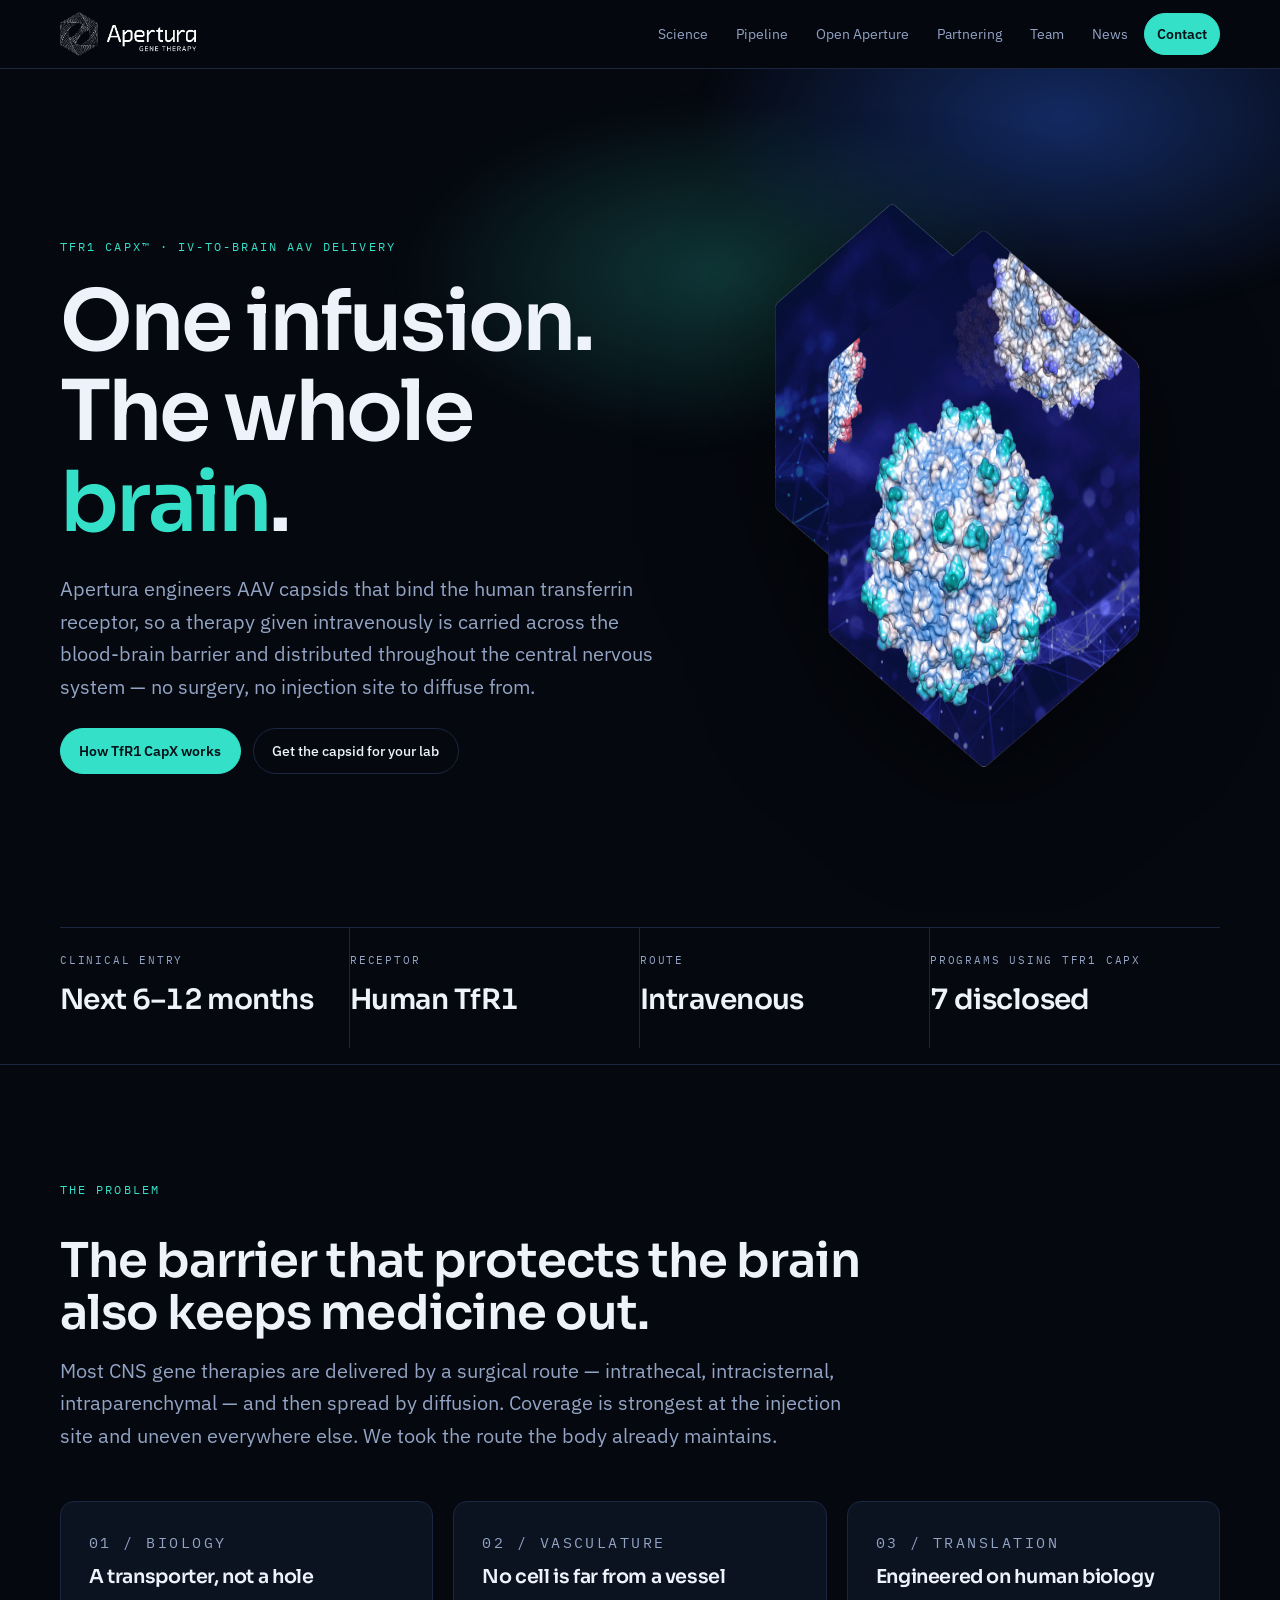
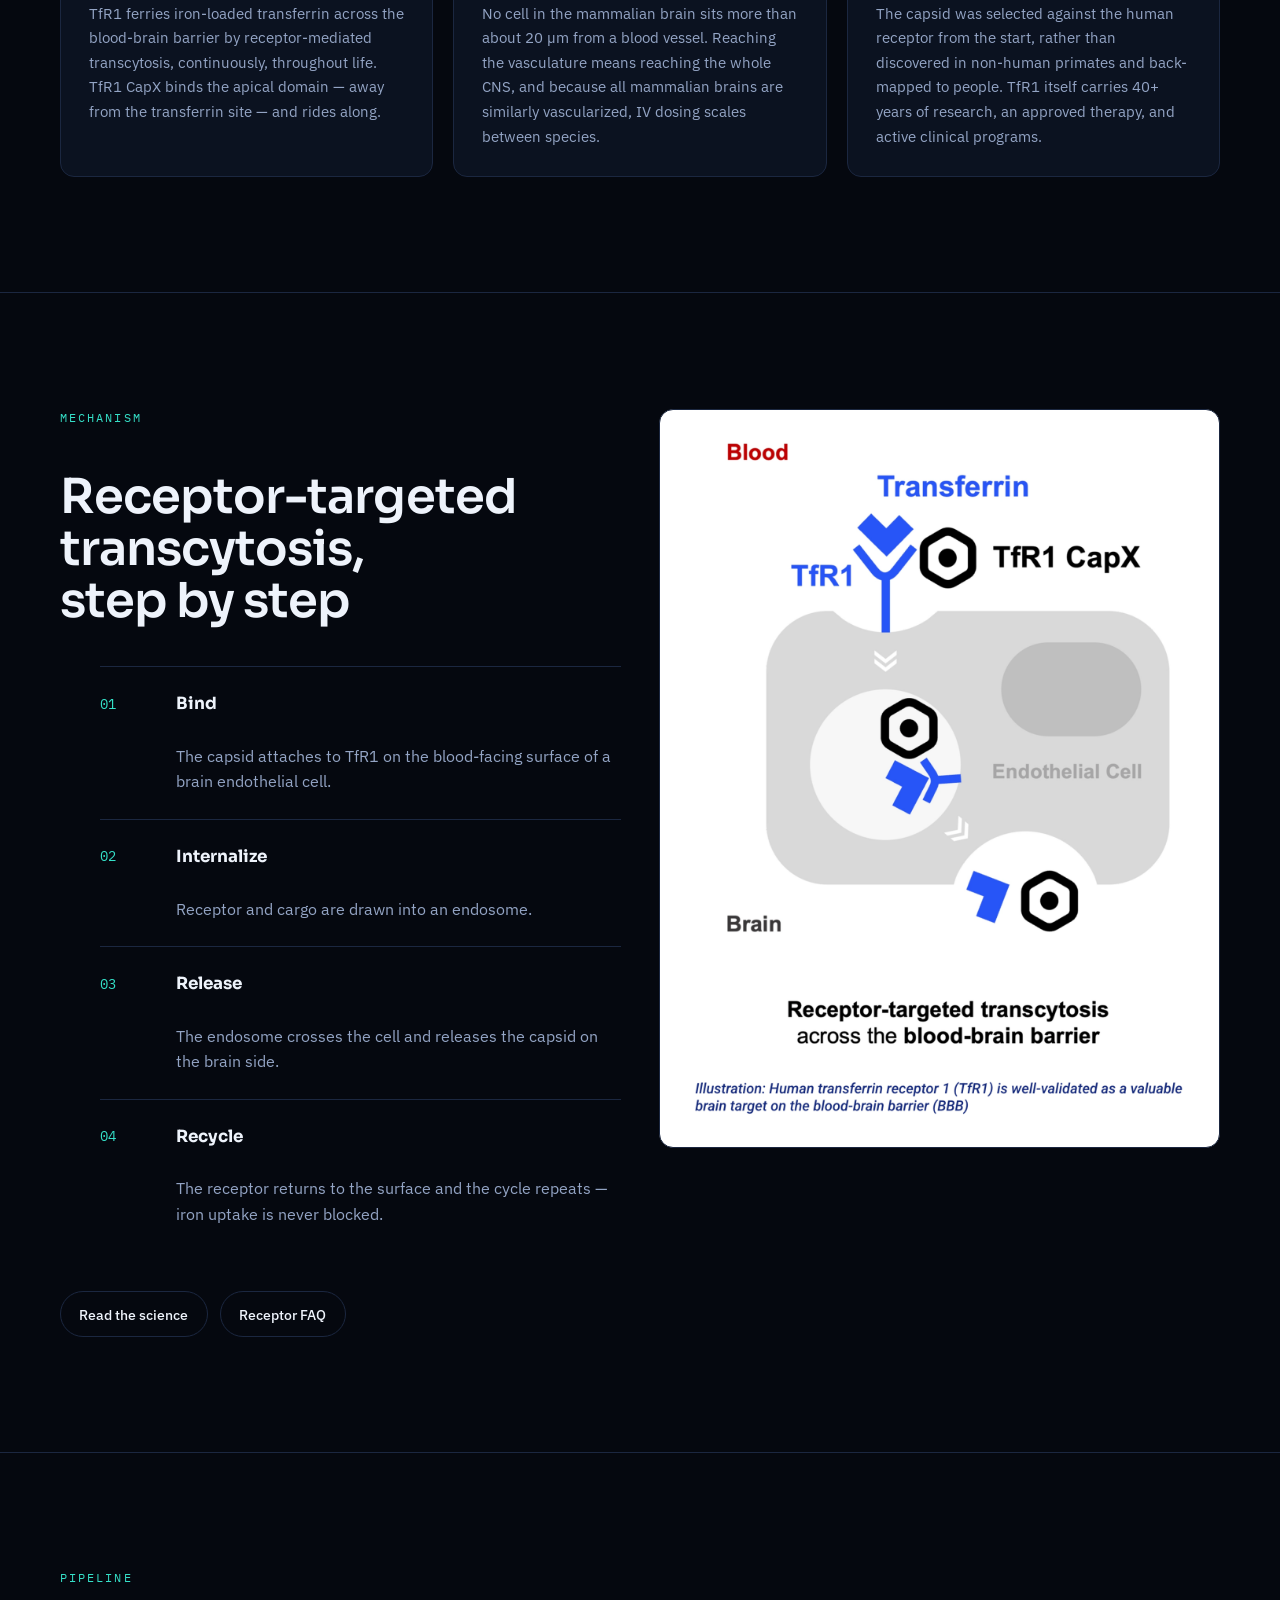
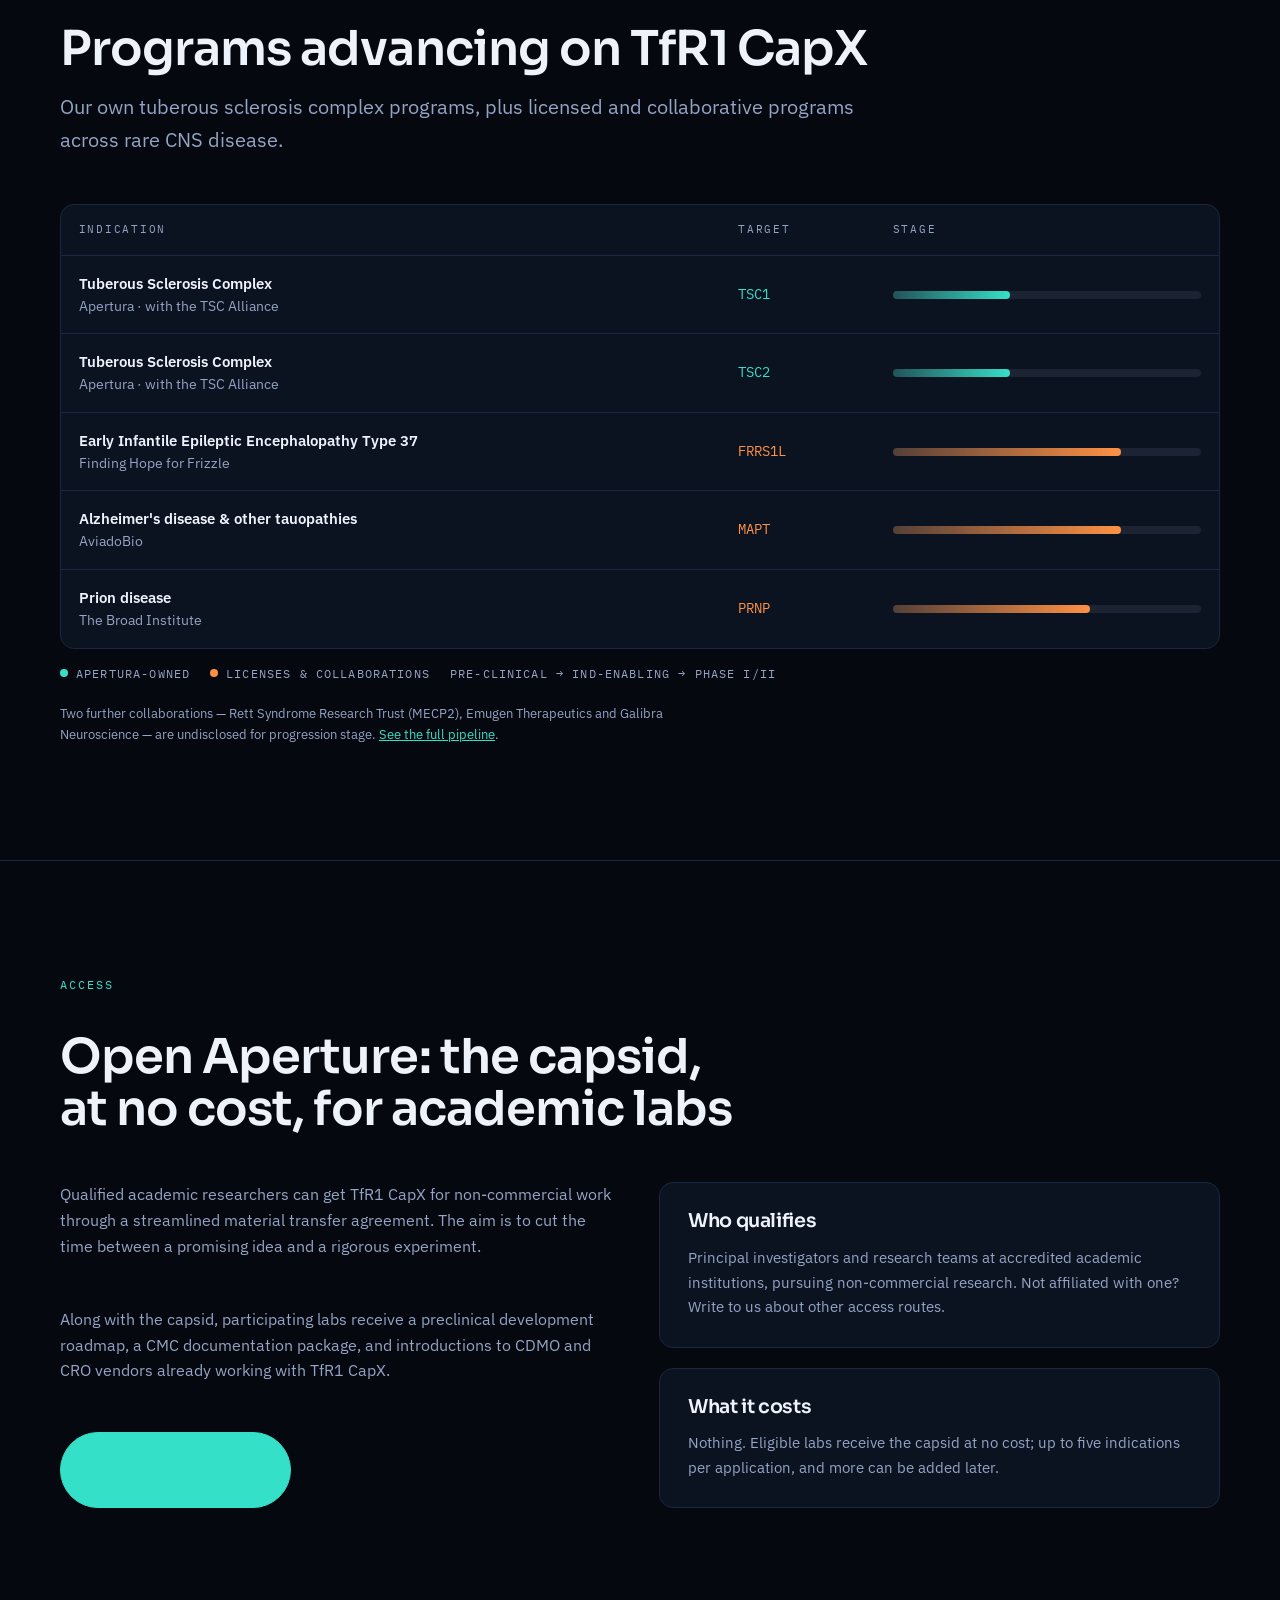
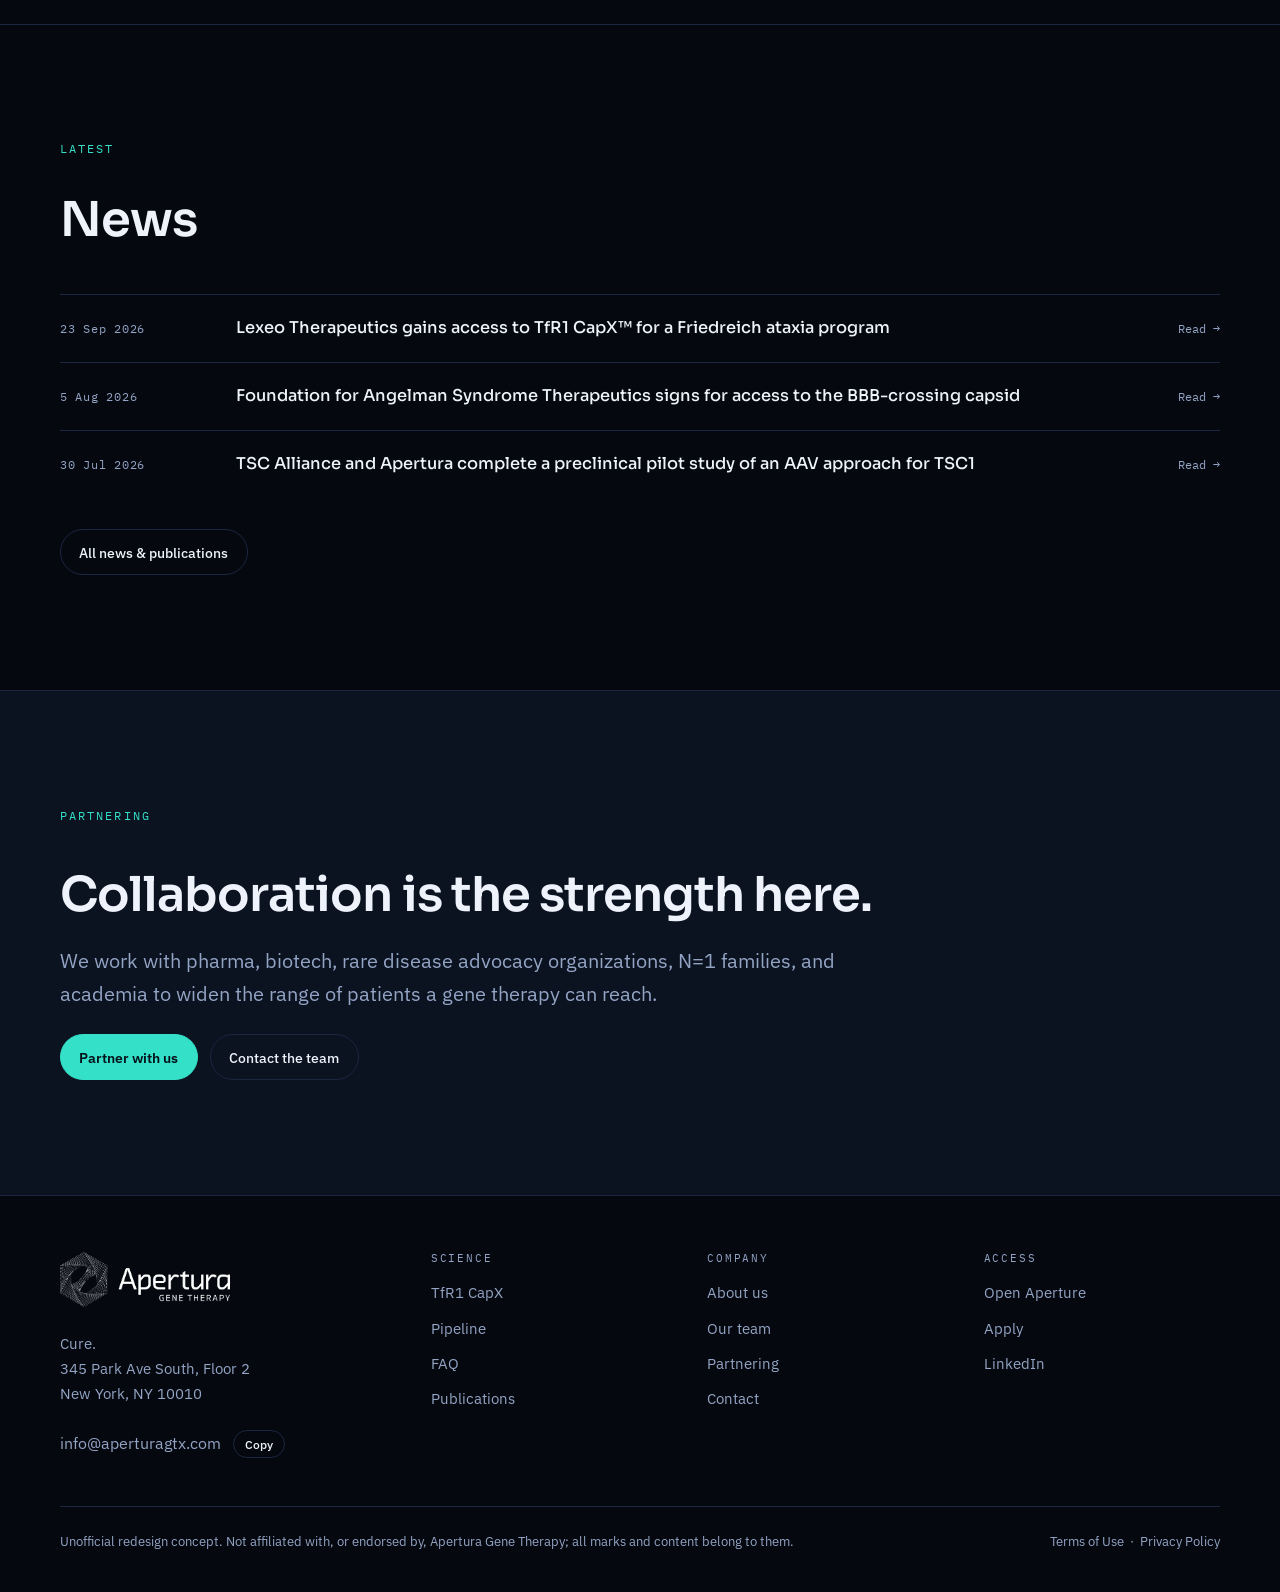
<file: index.html>
<!doctype html>
<html lang="en">
<head>
<meta charset="utf-8">
<meta name="viewport" content="width=device-width, initial-scale=1, viewport-fit=cover">
<title>Apertura Gene Therapy</title>
<meta name="description" content="Apertura engineers TfR1 CapX, an AAV capsid that crosses the blood-brain barrier after IV infusion to deliver gene therapy throughout the central nervous system.">
<meta name="robots" content="noindex">
<link rel="icon" href="assets/favicon.png">
<link rel="preconnect" href="https://fonts.googleapis.com">
<link rel="preconnect" href="https://fonts.gstatic.com" crossorigin>
<link rel="stylesheet" href="https://fonts.googleapis.com/css2?family=Sora:wght@400;500;600;700&family=IBM+Plex+Sans:wght@400;500;600&family=IBM+Plex+Mono:wght@400;500&display=swap">
<link rel="stylesheet" href="styles.css">
</head>
<body>

<header class="topbar">
  <div class="wrap topbar-inner">
    <a class="brand" href="index.html" aria-label="Apertura Gene Therapy — home">
      <img src="assets/logo.png" alt="Apertura Gene Therapy" width="136">
    </a>
    <button class="btn menu-btn" aria-expanded="false" aria-controls="sitenav"><span class="menu-label">Menu</span></button>
    <nav class="nav" id="sitenav">
      <a href="science.html">Science</a>
      <a href="pipeline.html">Pipeline</a>
      <a href="open-aperture.html">Open Aperture</a>
      <a href="partnering.html">Partnering</a>
      <a href="team.html">Team</a>
      <a href="news.html">News</a>
      <a class="btn btn-solid" href="contact.html">Contact</a>
    </nav>
  </div>
</header>

<main>

  <section class="hero">
    <div class="hero-glow" aria-hidden="true"></div>
    <div class="wrap hero-grid">
      <div>
        <p class="eyebrow">TfR1 CapX&trade; &middot; IV-to-brain AAV delivery</p>
        <h1>One infusion.<br>The whole <em>brain</em>.</h1>
        <div class="hero-sub stack">
          <p class="lede">Apertura engineers AAV capsids that bind the human transferrin receptor, so a therapy given intravenously is carried across the blood&#8209;brain barrier and distributed throughout the central nervous system &mdash; no surgery, no injection site to diffuse from.</p>
          <div class="btn-row">
            <a class="btn btn-solid" href="science.html">How TfR1 CapX works</a>
            <a class="btn" href="open-aperture.html">Get the capsid for your lab</a>
          </div>
        </div>
      </div>
      <div class="hero-art">
        <img src="assets/hex-tile.png" alt="Structural model of the engineered AAV capsid with the receptor-binding loops highlighted" width="700" height="618">
      </div>
    </div>
  </section>

  <section class="wrap">
    <dl class="strip">
      <div>
        <dt>Clinical entry</dt>
        <dd>Next 6&ndash;12 months</dd>
      </div>
      <div>
        <dt>Receptor</dt>
        <dd>Human TfR1</dd>
      </div>
      <div>
        <dt>Route</dt>
        <dd>Intravenous</dd>
      </div>
      <div>
        <dt>Programs using TfR1 CapX</dt>
        <dd>7 disclosed</dd>
      </div>
    </dl>
  </section>

  <section class="band band-pad">
    <div class="wrap">
      <div class="sec-head reveal">
        <p class="eyebrow">The problem</p>
        <h2 class="h-sec">The barrier that protects the brain<br>also keeps medicine out.</h2>
        <p class="lede">Most CNS gene therapies are delivered by a surgical route &mdash; intrathecal, intracisternal, intraparenchymal &mdash; and then spread by diffusion. Coverage is strongest at the injection site and uneven everywhere else. We took the route the body already maintains.</p>
      </div>
      <div class="cols-3">
        <article class="card reveal">
          <p class="card-num">01 / BIOLOGY</p>
          <h3>A transporter, not a hole</h3>
          <p>TfR1 ferries iron-loaded transferrin across the blood-brain barrier by receptor-mediated transcytosis, continuously, throughout life. TfR1 CapX binds the apical domain &mdash; away from the transferrin site &mdash; and rides along.</p>
        </article>
        <article class="card reveal">
          <p class="card-num">02 / VASCULATURE</p>
          <h3>No cell is far from a vessel</h3>
          <p>No cell in the mammalian brain sits more than about 20&nbsp;&micro;m from a blood vessel. Reaching the vasculature means reaching the whole CNS, and because all mammalian brains are similarly vascularized, IV dosing scales between species.</p>
        </article>
        <article class="card reveal">
          <p class="card-num">03 / TRANSLATION</p>
          <h3>Engineered on human biology</h3>
          <p>The capsid was selected against the human receptor from the start, rather than discovered in non-human primates and back-mapped to people. TfR1 itself carries 40+ years of research, an approved therapy, and active clinical programs.</p>
        </article>
      </div>
    </div>
  </section>

  <section class="band band-pad">
    <div class="wrap cols-2">
      <div class="stack reveal">
        <p class="eyebrow">Mechanism</p>
        <h2 class="h-sec">Receptor-targeted transcytosis, step by step</h2>
        <ol class="steps">
          <li><strong>Bind</strong><span>The capsid attaches to TfR1 on the blood-facing surface of a brain endothelial cell.</span></li>
          <li><strong>Internalize</strong><span>Receptor and cargo are drawn into an endosome.</span></li>
          <li><strong>Release</strong><span>The endosome crosses the cell and releases the capsid on the brain side.</span></li>
          <li><strong>Recycle</strong><span>The receptor returns to the surface and the cycle repeats &mdash; iron uptake is never blocked.</span></li>
        </ol>
        <div class="btn-row">
          <a class="btn" href="science.html">Read the science</a>
          <a class="btn" href="faq.html">Receptor FAQ</a>
        </div>
      </div>
      <div class="reveal">
        <img src="assets/transferrin-diagram.png" alt="Diagram: transferrin and TfR1 CapX bind TfR1 in the blood, are carried through an endothelial cell by transcytosis, and are released into the brain" style="border-radius:14px;background:#fff;padding:1.25rem;border:1px solid var(--ink-line)">
      </div>
    </div>
  </section>

  <section class="band band-pad">
    <div class="wrap">
      <div class="sec-head reveal">
        <p class="eyebrow">Pipeline</p>
        <h2 class="h-sec">Programs advancing on TfR1 CapX</h2>
        <p class="lede">Our own tuberous sclerosis complex programs, plus licensed and collaborative programs across rare CNS disease.</p>
      </div>
      <div class="reveal">
        <div class="table-scroll">
          <table class="pipeline">
            <caption class="visually-hidden" style="position:absolute;width:1px;height:1px;overflow:hidden;clip:rect(0 0 0 0)">Drug development programs using TfR1 CapX</caption>
            <thead>
              <tr><th scope="col">Indication</th><th scope="col">Target</th><th scope="col">Stage</th></tr>
            </thead>
            <tbody>
              <tr><td class="ind">Tuberous Sclerosis Complex<span class="org">Apertura &middot; with the TSC Alliance</span></td><td class="target">TSC1</td><td><div class="progress"><span style="width:38%"></span></div></td></tr>
              <tr><td class="ind">Tuberous Sclerosis Complex<span class="org">Apertura &middot; with the TSC Alliance</span></td><td class="target">TSC2</td><td><div class="progress"><span style="width:38%"></span></div></td></tr>
              <tr class="partnered"><td class="ind">Early Infantile Epileptic Encephalopathy Type 37<span class="org">Finding Hope for Frizzle</span></td><td class="target">FRRS1L</td><td><div class="progress"><span style="width:74%"></span></div></td></tr>
              <tr class="partnered"><td class="ind">Alzheimer's disease &amp; other tauopathies<span class="org">AviadoBio</span></td><td class="target">MAPT</td><td><div class="progress"><span style="width:74%"></span></div></td></tr>
              <tr class="partnered"><td class="ind">Prion disease<span class="org">The Broad Institute</span></td><td class="target">PRNP</td><td><div class="progress"><span style="width:64%"></span></div></td></tr>
            </tbody>
          </table>
        </div>
        <div class="stage-key">
          <span><i class="dot own"></i>Apertura-owned</span>
          <span><i class="dot part"></i>Licenses &amp; collaborations</span>
          <span>Pre-clinical &rarr; IND-enabling &rarr; Phase I/II</span>
        </div>
        <p class="fn">Two further collaborations &mdash; Rett Syndrome Research Trust (MECP2), Emugen Therapeutics and Galibra Neuroscience &mdash; are undisclosed for progression stage. <a href="pipeline.html" style="color:var(--cyan)">See the full pipeline</a>.</p>
      </div>
    </div>
  </section>

  <section class="band band-pad">
    <div class="wrap">
      <div class="sec-head reveal">
        <p class="eyebrow">Access</p>
        <h2 class="h-sec">Open Aperture: the capsid, at no cost, for academic labs</h2>
      </div>
      <div class="cols-2">
        <div class="prose reveal">
          <p>Qualified academic researchers can get TfR1 CapX for non-commercial work through a streamlined material transfer agreement. The aim is to cut the time between a promising idea and a rigorous experiment.</p>
          <p>Along with the capsid, participating labs receive a preclinical development roadmap, a CMC documentation package, and introductions to CDMO and CRO vendors already working with TfR1 CapX.</p>
          <div class="btn-row"><a class="btn btn-solid" href="open-aperture.html">Program details &amp; application</a></div>
        </div>
        <div class="cols-3 reveal" style="grid-template-columns:1fr">
          <article class="card"><h3>Who qualifies</h3><p>Principal investigators and research teams at accredited academic institutions, pursuing non-commercial research. Not affiliated with one? Write to us about other access routes.</p></article>
          <article class="card"><h3>What it costs</h3><p>Nothing. Eligible labs receive the capsid at no cost; up to five indications per application, and more can be added later.</p></article>
        </div>
      </div>
    </div>
  </section>

  <section class="band band-pad">
    <div class="wrap">
      <div class="sec-head reveal">
        <p class="eyebrow">Latest</p>
        <h2 class="h-sec">News</h2>
      </div>
      <div class="news reveal">
        <a href="https://aperturagtx.com/news/apertura-gene-therapy-to-provide-lexeo-therapeutics-access-to-tfr1-capx-for-program-designed-to-treat-friedreich-ataxia/">
          <time datetime="2026-09-23">23 Sep 2026</time>
          <span class="news-title">Lexeo Therapeutics gains access to TfR1 CapX&trade; for a Friedreich ataxia program</span>
          <span class="news-go">Read &rarr;</span>
        </a>
        <a href="https://aperturagtx.com/news/foundation-for-angelman-syndrome-therapeutics-announces-agreement-with-apertura-gene-therapy-for-access-to-blood-brain-barrier-crossing-capsid/">
          <time datetime="2026-08-05">5 Aug 2026</time>
          <span class="news-title">Foundation for Angelman Syndrome Therapeutics signs for access to the BBB-crossing capsid</span>
          <span class="news-go">Read &rarr;</span>
        </a>
        <a href="https://aperturagtx.com/news/tsc-alliance-and-apertura-gene-therapy-complete-preclinical-pilot-study-evaluating-aav-gene-therapy-approach-designed-for-tsc1/">
          <time datetime="2026-07-30">30 Jul 2026</time>
          <span class="news-title">TSC Alliance and Apertura complete a preclinical pilot study of an AAV approach for TSC1</span>
          <span class="news-go">Read &rarr;</span>
        </a>
      </div>
      <div class="btn-row" style="margin-top:2rem"><a class="btn" href="news.html">All news &amp; publications</a></div>
    </div>
  </section>

  <section class="band cta band-pad">
    <div class="wrap">
      <p class="eyebrow">Partnering</p>
      <h2 class="h-sec">Collaboration is the strength here.</h2>
      <p class="lede">We work with pharma, biotech, rare disease advocacy organizations, N=1 families, and academia to widen the range of patients a gene therapy can reach.</p>
      <div class="btn-row">
        <a class="btn btn-solid" href="partnering.html">Partner with us</a>
        <a class="btn" href="contact.html">Contact the team</a>
      </div>
    </div>
  </section>

</main>

<footer>
  <div class="wrap">
    <div class="foot-grid">
      <div class="stack">
        <img src="assets/logo.png" alt="Apertura Gene Therapy" width="170">
        <address>
          Cure.<br>345 Park Ave South, Floor 2<br>New York, NY 10010
        </address>
        <p><span data-copy-source style="color:var(--haze)">info@aperturagtx.com</span>
          <button class="btn" data-copy="info@aperturagtx.com" style="padding:.3rem .7rem;font-size:.78rem;margin-left:.5rem"><span class="copy-label">Copy</span></button>
        </p>
      </div>
      <div>
        <h4>Science</h4>
        <ul>
          <li><a href="science.html">TfR1 CapX</a></li>
          <li><a href="pipeline.html">Pipeline</a></li>
          <li><a href="faq.html">FAQ</a></li>
          <li><a href="news.html#publications">Publications</a></li>
        </ul>
      </div>
      <div>
        <h4>Company</h4>
        <ul>
          <li><a href="about.html">About us</a></li>
          <li><a href="team.html">Our team</a></li>
          <li><a href="partnering.html">Partnering</a></li>
          <li><a href="contact.html">Contact</a></li>
        </ul>
      </div>
      <div>
        <h4>Access</h4>
        <ul>
          <li><a href="open-aperture.html">Open Aperture</a></li>
          <li><a href="open-aperture.html#apply">Apply</a></li>
          <li><a href="https://www.linkedin.com/company/apertura-gene-therapy">LinkedIn</a></li>
        </ul>
      </div>
    </div>
    <div class="foot-bottom">
      <span>Unofficial redesign concept. Not affiliated with, or endorsed by, Apertura Gene Therapy; all marks and content belong to them.</span>
      <span><a href="https://aperturagtx.com/terms-of-use/">Terms of Use</a> &nbsp;&middot;&nbsp; <a href="https://aperturagtx.com/privacy-policy/">Privacy Policy</a></span>
    </div>
  </div>
</footer>

<script src="site.js"></script>
</body>
</html>
</file>
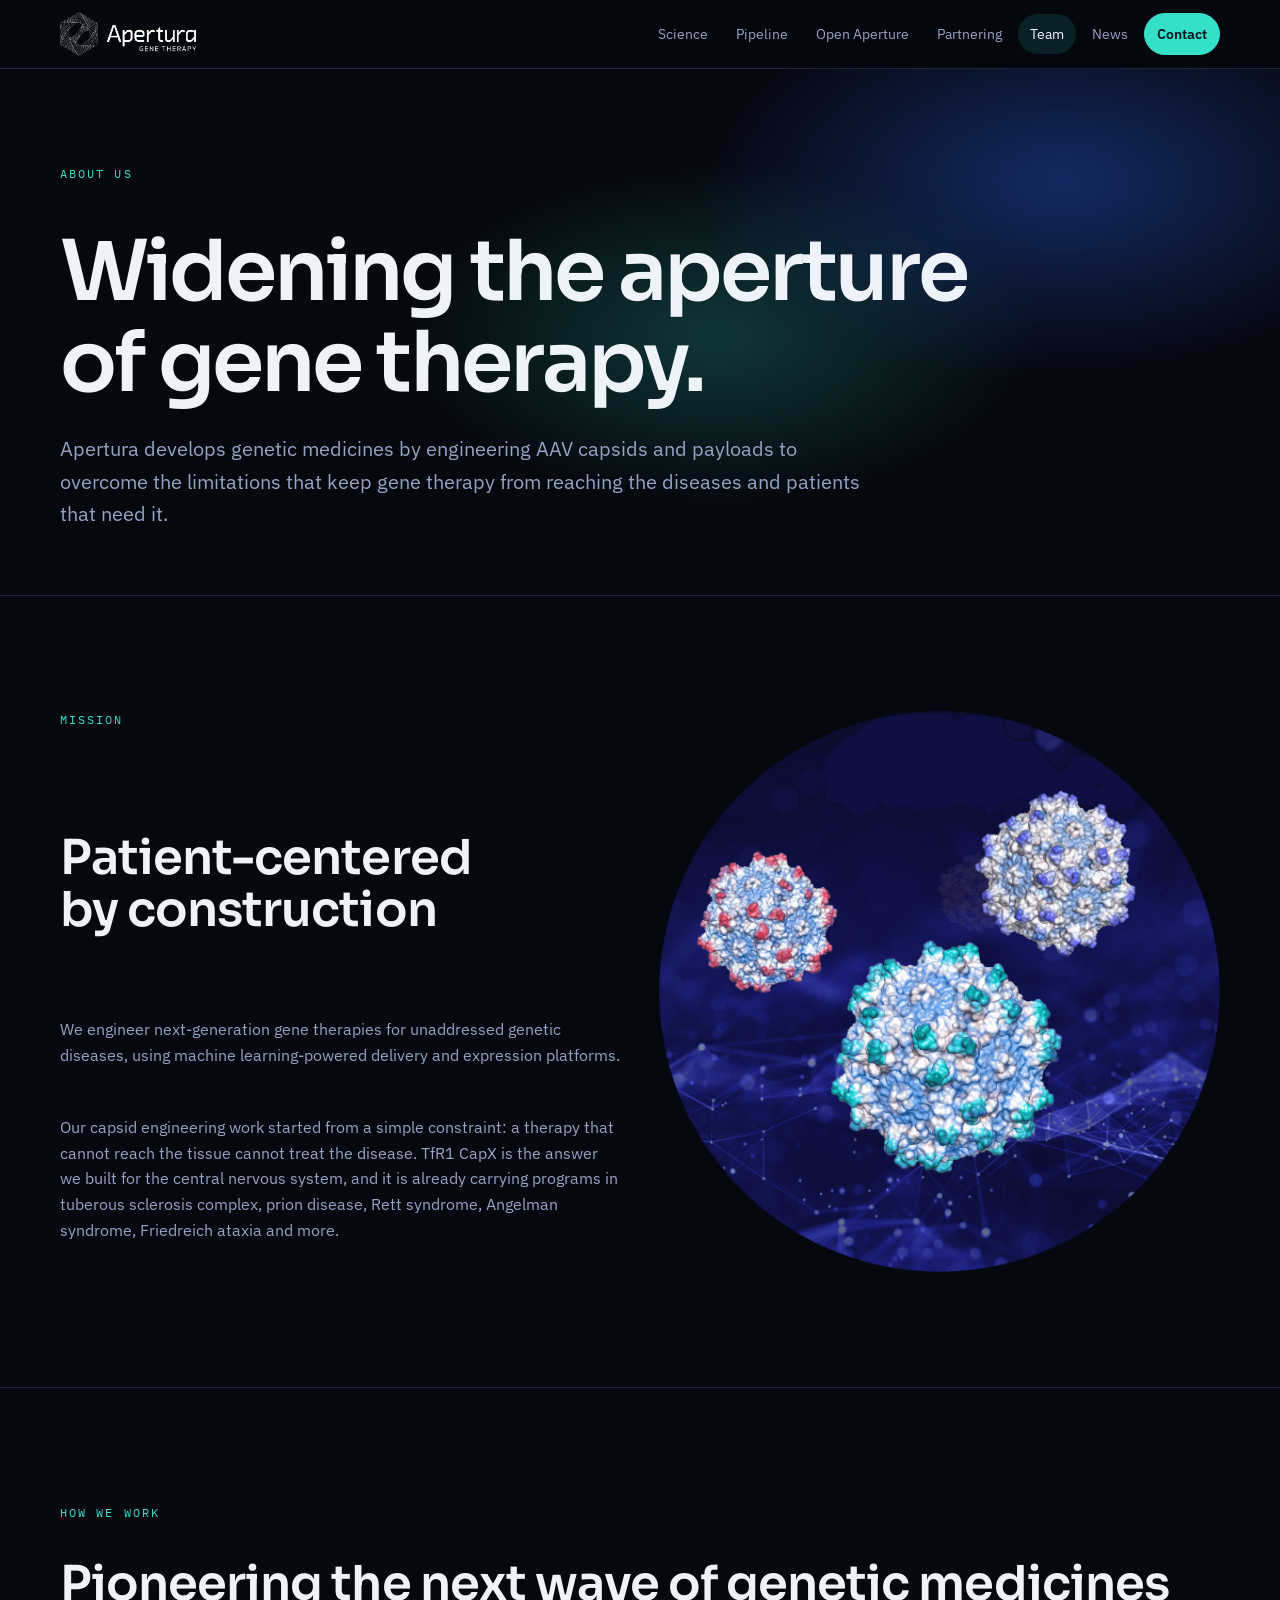
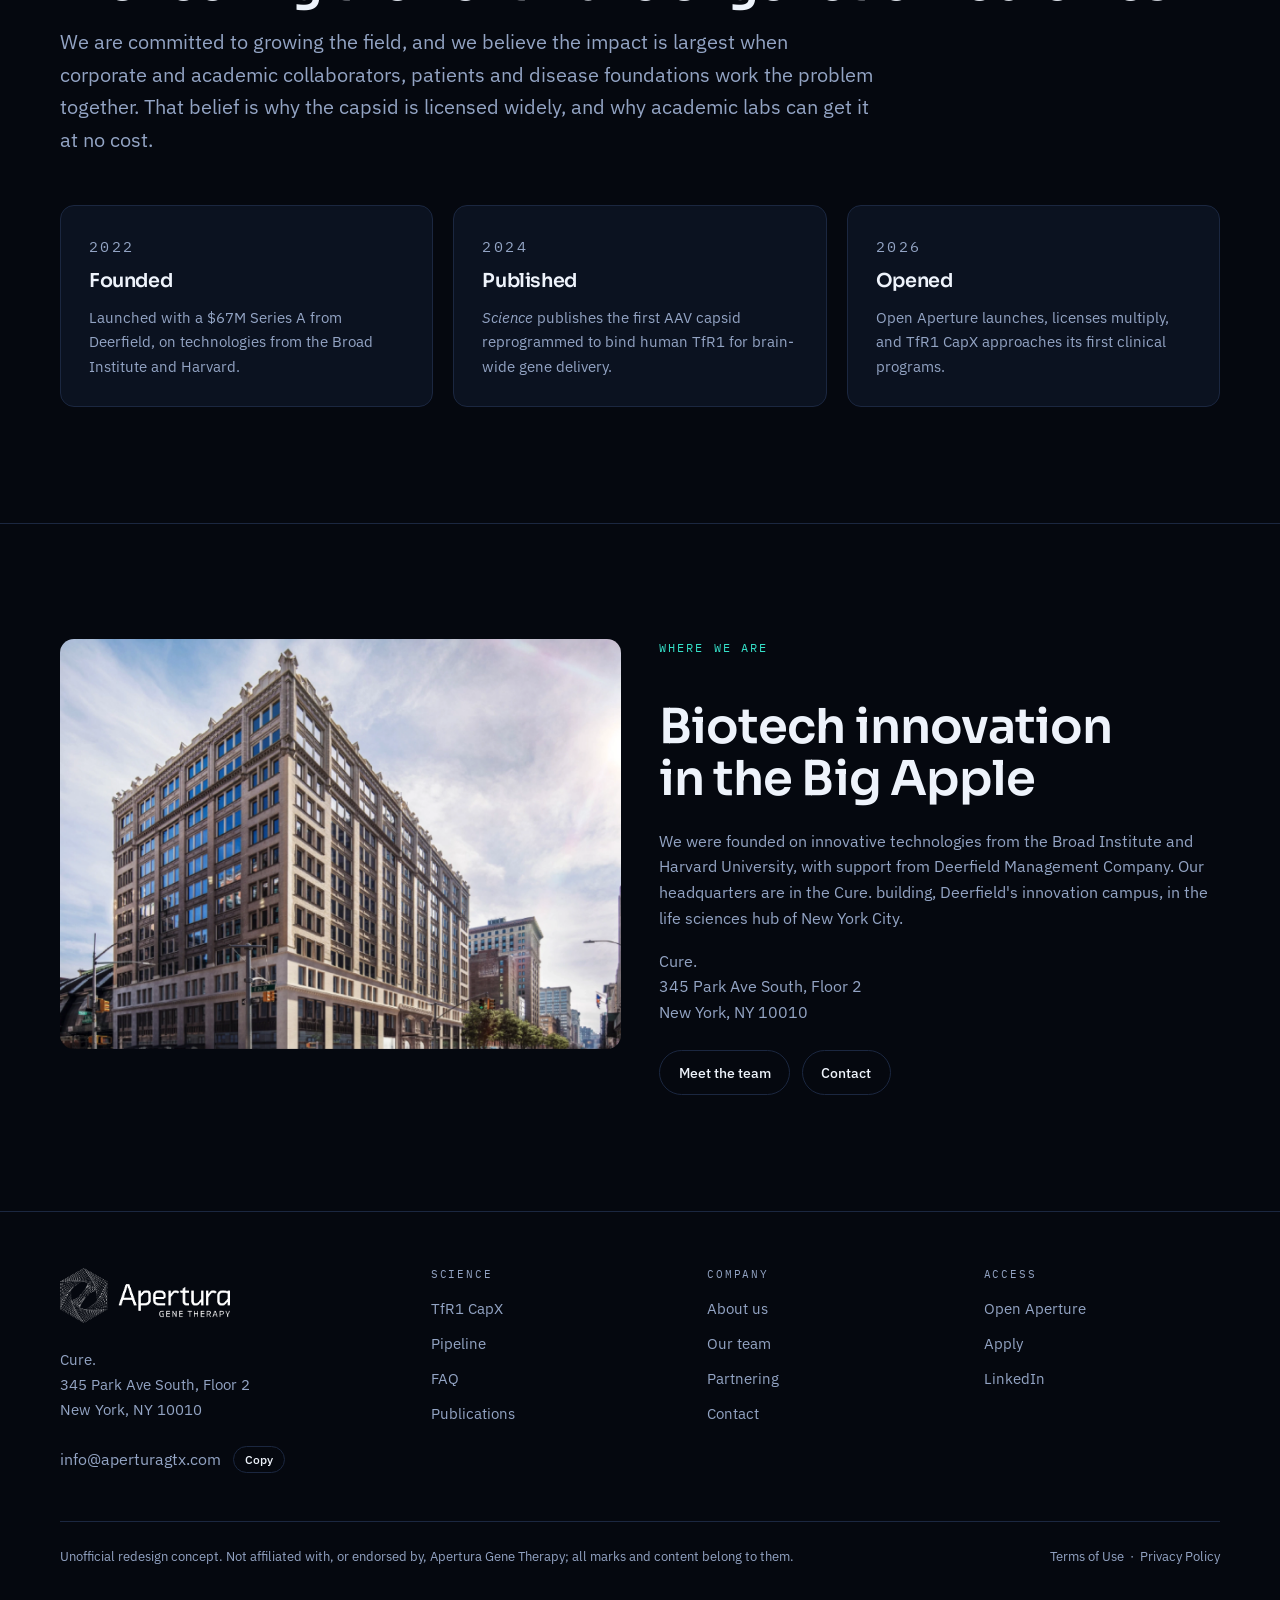
<file: about.html>
<!doctype html>
<html lang="en">
<head>
<meta charset="utf-8">
<meta name="viewport" content="width=device-width, initial-scale=1, viewport-fit=cover">
<title>About Apertura</title>
<meta name="description" content="Apertura Gene Therapy engineers AAV capsids and payloads to overcome the delivery limits of genetic medicines, from its headquarters in New York City.">
<meta name="robots" content="noindex">
<link rel="icon" href="assets/favicon.png">
<link rel="preconnect" href="https://fonts.googleapis.com">
<link rel="preconnect" href="https://fonts.gstatic.com" crossorigin>
<link rel="stylesheet" href="https://fonts.googleapis.com/css2?family=Sora:wght@400;500;600;700&family=IBM+Plex+Sans:wght@400;500;600&family=IBM+Plex+Mono:wght@400;500&display=swap">
<link rel="stylesheet" href="styles.css">
</head>
<body>

<header class="topbar">
  <div class="wrap topbar-inner">
    <a class="brand" href="index.html" aria-label="Apertura Gene Therapy — home">
      <img src="assets/logo.png" alt="Apertura Gene Therapy" width="136">
    </a>
    <button class="btn menu-btn" aria-expanded="false" aria-controls="sitenav"><span class="menu-label">Menu</span></button>
    <nav class="nav" id="sitenav">
      <a href="science.html">Science</a>
      <a href="pipeline.html">Pipeline</a>
      <a href="open-aperture.html">Open Aperture</a>
      <a href="partnering.html">Partnering</a>
      <a href="team.html" aria-current="page">Team</a>
      <a href="news.html">News</a>
      <a class="btn btn-solid" href="contact.html">Contact</a>
    </nav>
  </div>
</header>

<main>
  <section class="hero" style="padding-block:clamp(3.5rem,8vw,6rem) clamp(2.5rem,5vw,4rem)">
    <div class="hero-glow" aria-hidden="true"></div>
    <div class="wrap stack">
      <p class="eyebrow">About us</p>
      <h1 class="h-page">Widening the aperture<br>of gene therapy.</h1>
      <p class="lede">Apertura develops genetic medicines by engineering AAV capsids and payloads to overcome the limitations that keep gene therapy from reaching the diseases and patients that need it.</p>
      
    </div>
  </section>

  <section class="band band-pad">
    <div class="wrap cols-2">
      <div class="stack reveal">
        <p class="eyebrow">Mission</p>
        <h2 class="h-sec">Patient-centered by construction</h2>
        <div class="prose">
          <p>We engineer next-generation gene therapies for unaddressed genetic diseases, using machine learning-powered delivery and expression platforms.</p>
          <p>Our capsid engineering work started from a simple constraint: a therapy that cannot reach the tissue cannot treat the disease. TfR1 CapX is the answer we built for the central nervous system, and it is already carrying programs in tuberous sclerosis complex, prion disease, Rett syndrome, Angelman syndrome, Friedreich ataxia and more.</p>
        </div>
      </div>
      <div class="reveal"><img src="assets/pioneering.png" alt="Abstract rendering of engineered capsid variants" style="border-radius:14px"></div>
    </div>
  </section>

  <section class="band band-pad">
    <div class="wrap">
      <div class="sec-head reveal"><p class="eyebrow">How we work</p><h2 class="h-sec">Pioneering the next wave of genetic medicines</h2>
      <p class="lede">We are committed to growing the field, and we believe the impact is largest when corporate and academic collaborators, patients and disease foundations work the problem together. That belief is why the capsid is licensed widely, and why academic labs can get it at no cost.</p></div>
      <div class="cols-3">
        <article class="card reveal"><p class="card-num">2022</p><h3>Founded</h3><p>Launched with a $67M Series A from Deerfield, on technologies from the Broad Institute and Harvard.</p></article>
        <article class="card reveal"><p class="card-num">2024</p><h3>Published</h3><p><em>Science</em> publishes the first AAV capsid reprogrammed to bind human TfR1 for brain-wide gene delivery.</p></article>
        <article class="card reveal"><p class="card-num">2026</p><h3>Opened</h3><p>Open Aperture launches, licenses multiply, and TfR1 CapX approaches its first clinical programs.</p></article>
      </div>
    </div>
  </section>

  <section class="band band-pad">
    <div class="wrap cols-2">
      <div class="reveal"><img src="assets/building.webp" alt="The Cure. building, Deerfield's innovation campus in New York City" style="border-radius:14px"></div>
      <div class="stack reveal">
        <p class="eyebrow">Where we are</p>
        <h2 class="h-sec">Biotech innovation in the Big Apple</h2>
        <div class="prose">
          <p>We were founded on innovative technologies from the Broad Institute and Harvard University, with support from Deerfield Management Company. Our headquarters are in the Cure. building, Deerfield's innovation campus, in the life sciences hub of New York City.</p>
          <p>Cure.<br>345 Park Ave South, Floor 2<br>New York, NY 10010</p>
        </div>
        <div class="btn-row"><a class="btn" href="team.html">Meet the team</a><a class="btn" href="contact.html">Contact</a></div>
      </div>
    </div>
  </section>

</main>

<footer>
  <div class="wrap">
    <div class="foot-grid">
      <div class="stack">
        <img src="assets/logo.png" alt="Apertura Gene Therapy" width="170">
        <address>
          Cure.<br>345 Park Ave South, Floor 2<br>New York, NY 10010
        </address>
        <p><span data-copy-source style="color:var(--haze)">info@aperturagtx.com</span>
          <button class="btn" data-copy="info@aperturagtx.com" style="padding:.3rem .7rem;font-size:.78rem;margin-left:.5rem"><span class="copy-label">Copy</span></button>
        </p>
      </div>
      <div>
        <h4>Science</h4>
        <ul>
          <li><a href="science.html">TfR1 CapX</a></li>
          <li><a href="pipeline.html">Pipeline</a></li>
          <li><a href="faq.html">FAQ</a></li>
          <li><a href="news.html#publications">Publications</a></li>
        </ul>
      </div>
      <div>
        <h4>Company</h4>
        <ul>
          <li><a href="about.html">About us</a></li>
          <li><a href="team.html">Our team</a></li>
          <li><a href="partnering.html">Partnering</a></li>
          <li><a href="contact.html">Contact</a></li>
        </ul>
      </div>
      <div>
        <h4>Access</h4>
        <ul>
          <li><a href="open-aperture.html">Open Aperture</a></li>
          <li><a href="open-aperture.html#apply">Apply</a></li>
          <li><a href="https://www.linkedin.com/company/apertura-gene-therapy">LinkedIn</a></li>
        </ul>
      </div>
    </div>
    <div class="foot-bottom">
      <span>Unofficial redesign concept. Not affiliated with, or endorsed by, Apertura Gene Therapy; all marks and content belong to them.</span>
      <span><a href="https://aperturagtx.com/terms-of-use/">Terms of Use</a> &nbsp;&middot;&nbsp; <a href="https://aperturagtx.com/privacy-policy/">Privacy Policy</a></span>
    </div>
  </div>
</footer>

<script src="site.js"></script>
</body>
</html>
</file>
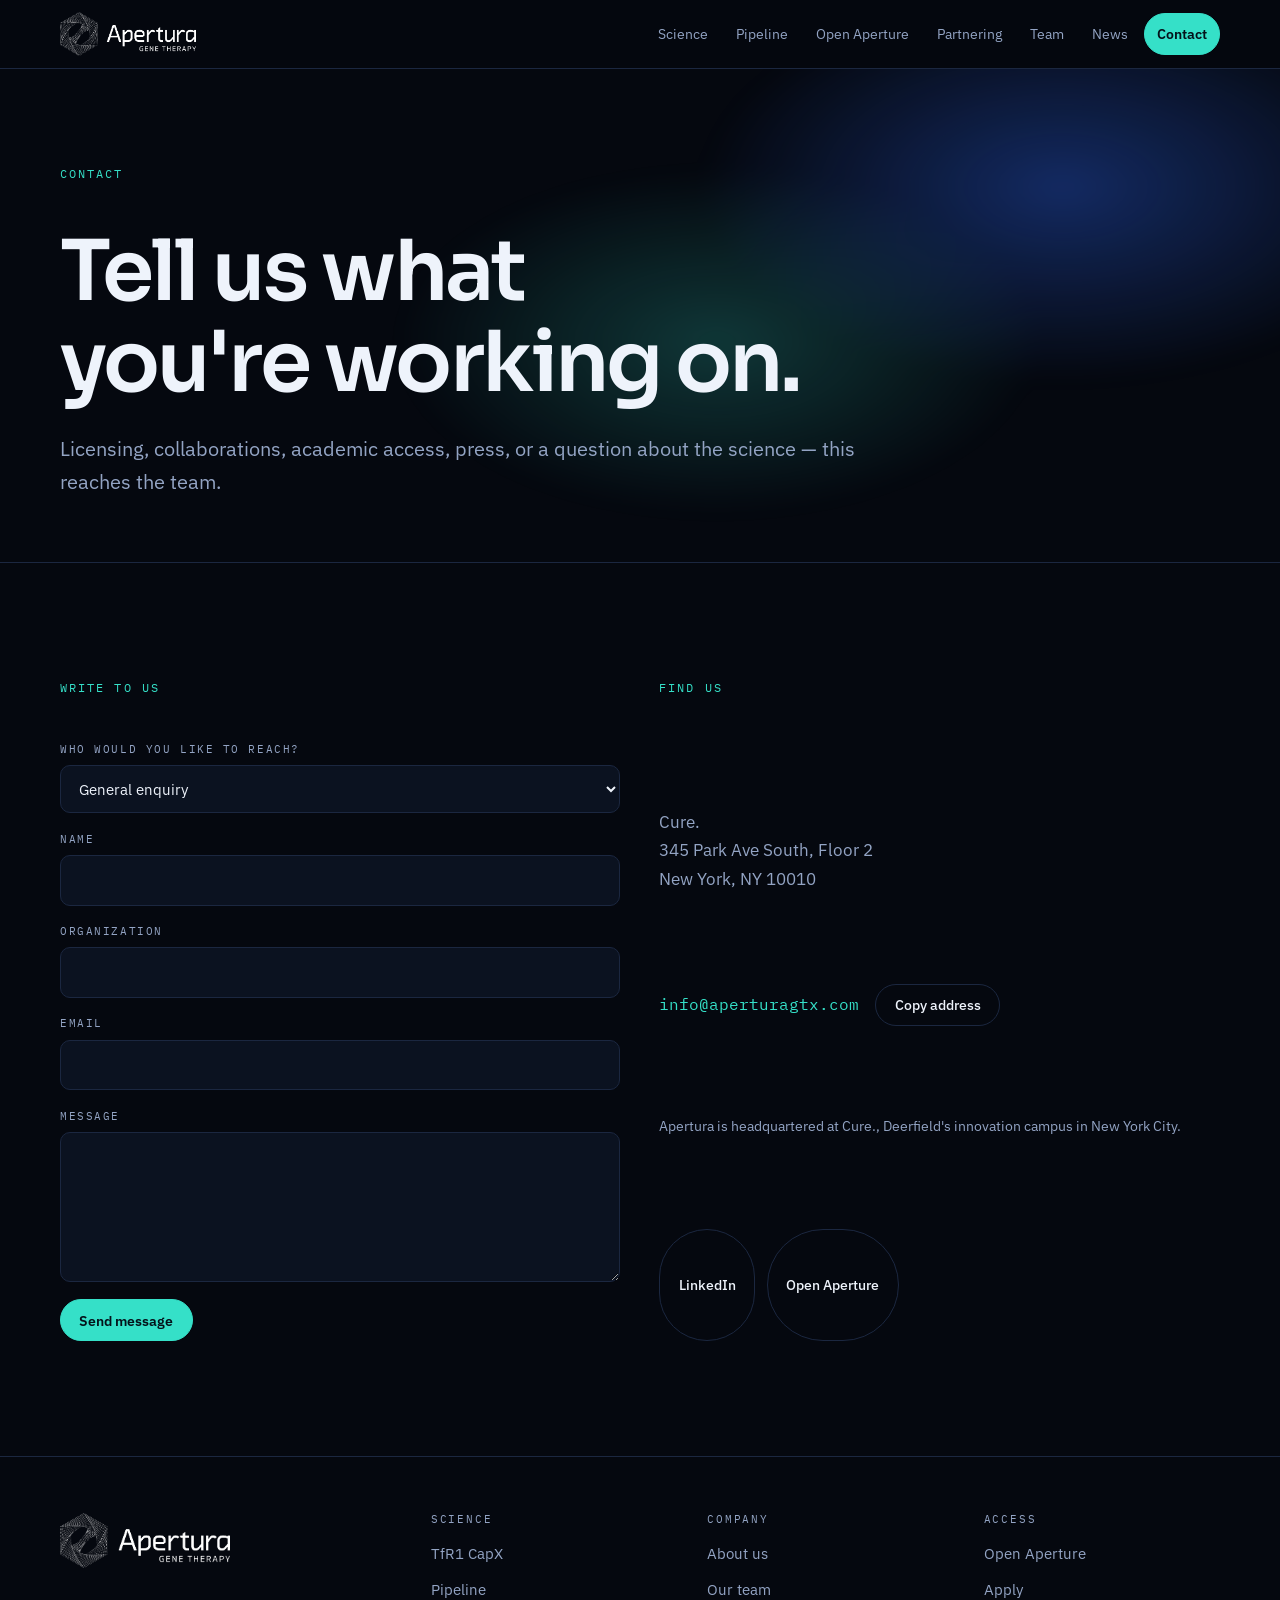
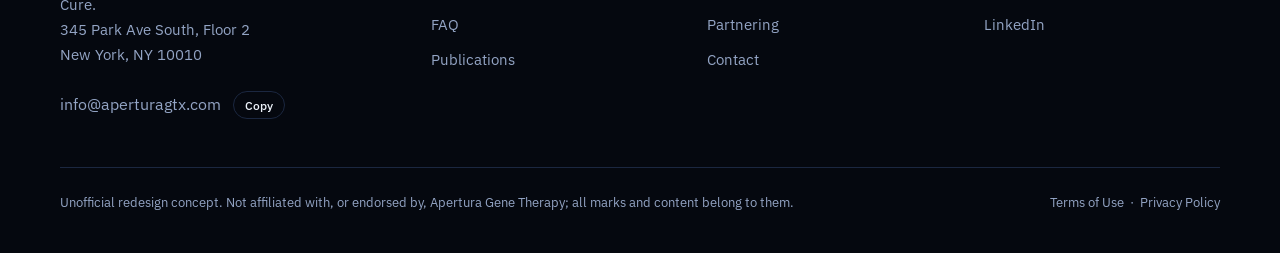
<file: contact.html>
<!doctype html>
<html lang="en">
<head>
<meta charset="utf-8">
<meta name="viewport" content="width=device-width, initial-scale=1, viewport-fit=cover">
<title>Contact Apertura</title>
<meta name="description" content="Reach Apertura Gene Therapy about partnering, academic access to TfR1 CapX, press, or the science.">
<meta name="robots" content="noindex">
<link rel="icon" href="assets/favicon.png">
<link rel="preconnect" href="https://fonts.googleapis.com">
<link rel="preconnect" href="https://fonts.gstatic.com" crossorigin>
<link rel="stylesheet" href="https://fonts.googleapis.com/css2?family=Sora:wght@400;500;600;700&family=IBM+Plex+Sans:wght@400;500;600&family=IBM+Plex+Mono:wght@400;500&display=swap">
<link rel="stylesheet" href="styles.css">
</head>
<body>

<header class="topbar">
  <div class="wrap topbar-inner">
    <a class="brand" href="index.html" aria-label="Apertura Gene Therapy — home">
      <img src="assets/logo.png" alt="Apertura Gene Therapy" width="136">
    </a>
    <button class="btn menu-btn" aria-expanded="false" aria-controls="sitenav"><span class="menu-label">Menu</span></button>
    <nav class="nav" id="sitenav">
      <a href="science.html">Science</a>
      <a href="pipeline.html">Pipeline</a>
      <a href="open-aperture.html">Open Aperture</a>
      <a href="partnering.html">Partnering</a>
      <a href="team.html">Team</a>
      <a href="news.html">News</a>
      <a class="btn btn-solid" href="contact.html" aria-current="page">Contact</a>
    </nav>
  </div>
</header>

<main>
  <section class="hero" style="padding-block:clamp(3.5rem,8vw,6rem) clamp(2.5rem,5vw,4rem)">
    <div class="hero-glow" aria-hidden="true"></div>
    <div class="wrap stack">
      <p class="eyebrow">Contact</p>
      <h1 class="h-page">Tell us what<br>you're working on.</h1>
      <p class="lede">Licensing, collaborations, academic access, press, or a question about the science &mdash; this reaches the team.</p>
      
    </div>
  </section>

  <section class="band band-pad">
    <div class="wrap cols-2">
      <div class="stack reveal">
        <p class="eyebrow">Write to us</p>
        <form class="form" data-static novalidate>
          <div class="field">
            <label for="topic">Who would you like to reach?</label>
            <select id="topic" name="topic">
              <option>General enquiry</option>
              <option>Partnering</option>
              <option>Open Aperture / academic access</option>
              <option>Public relations</option>
              <option>Other</option>
            </select>
          </div>
          <div class="field"><label for="name">Name</label><input id="name" name="name" autocomplete="name" required></div>
          <div class="field"><label for="org">Organization</label><input id="org" name="org" autocomplete="organization"></div>
          <div class="field"><label for="email">Email</label><input id="email" name="email" type="email" autocomplete="email" required></div>
          <div class="field"><label for="message">Message</label><textarea id="message" name="message" required></textarea></div>
          <div class="btn-row"><button class="btn btn-solid" type="submit">Send message</button></div>
          <p class="form-status form-note" hidden role="status"></p>
        </form>
      </div>
      <div class="stack reveal">
        <p class="eyebrow">Find us</p>
        <address style="font-size:1.05rem">
          Cure.<br>345 Park Ave South, Floor 2<br>New York, NY 10010
        </address>
        <p><span data-copy-source style="font-family:var(--mono);color:var(--cyan)">info@aperturagtx.com</span>
          <button class="btn" data-copy="info@aperturagtx.com" style="margin-left:.75rem"><span class="copy-label">Copy address</span></button></p>
        <p class="form-note">Apertura is headquartered at Cure., Deerfield's innovation campus in New York City.</p>
        <div class="btn-row"><a class="btn" href="https://www.linkedin.com/company/apertura-gene-therapy">LinkedIn</a><a class="btn" href="open-aperture.html">Open Aperture</a></div>
      </div>
    </div>
  </section>

</main>

<footer>
  <div class="wrap">
    <div class="foot-grid">
      <div class="stack">
        <img src="assets/logo.png" alt="Apertura Gene Therapy" width="170">
        <address>
          Cure.<br>345 Park Ave South, Floor 2<br>New York, NY 10010
        </address>
        <p><span data-copy-source style="color:var(--haze)">info@aperturagtx.com</span>
          <button class="btn" data-copy="info@aperturagtx.com" style="padding:.3rem .7rem;font-size:.78rem;margin-left:.5rem"><span class="copy-label">Copy</span></button>
        </p>
      </div>
      <div>
        <h4>Science</h4>
        <ul>
          <li><a href="science.html">TfR1 CapX</a></li>
          <li><a href="pipeline.html">Pipeline</a></li>
          <li><a href="faq.html">FAQ</a></li>
          <li><a href="news.html#publications">Publications</a></li>
        </ul>
      </div>
      <div>
        <h4>Company</h4>
        <ul>
          <li><a href="about.html">About us</a></li>
          <li><a href="team.html">Our team</a></li>
          <li><a href="partnering.html">Partnering</a></li>
          <li><a href="contact.html">Contact</a></li>
        </ul>
      </div>
      <div>
        <h4>Access</h4>
        <ul>
          <li><a href="open-aperture.html">Open Aperture</a></li>
          <li><a href="open-aperture.html#apply">Apply</a></li>
          <li><a href="https://www.linkedin.com/company/apertura-gene-therapy">LinkedIn</a></li>
        </ul>
      </div>
    </div>
    <div class="foot-bottom">
      <span>Unofficial redesign concept. Not affiliated with, or endorsed by, Apertura Gene Therapy; all marks and content belong to them.</span>
      <span><a href="https://aperturagtx.com/terms-of-use/">Terms of Use</a> &nbsp;&middot;&nbsp; <a href="https://aperturagtx.com/privacy-policy/">Privacy Policy</a></span>
    </div>
  </div>
</footer>

<script src="site.js"></script>
</body>
</html>
</file>
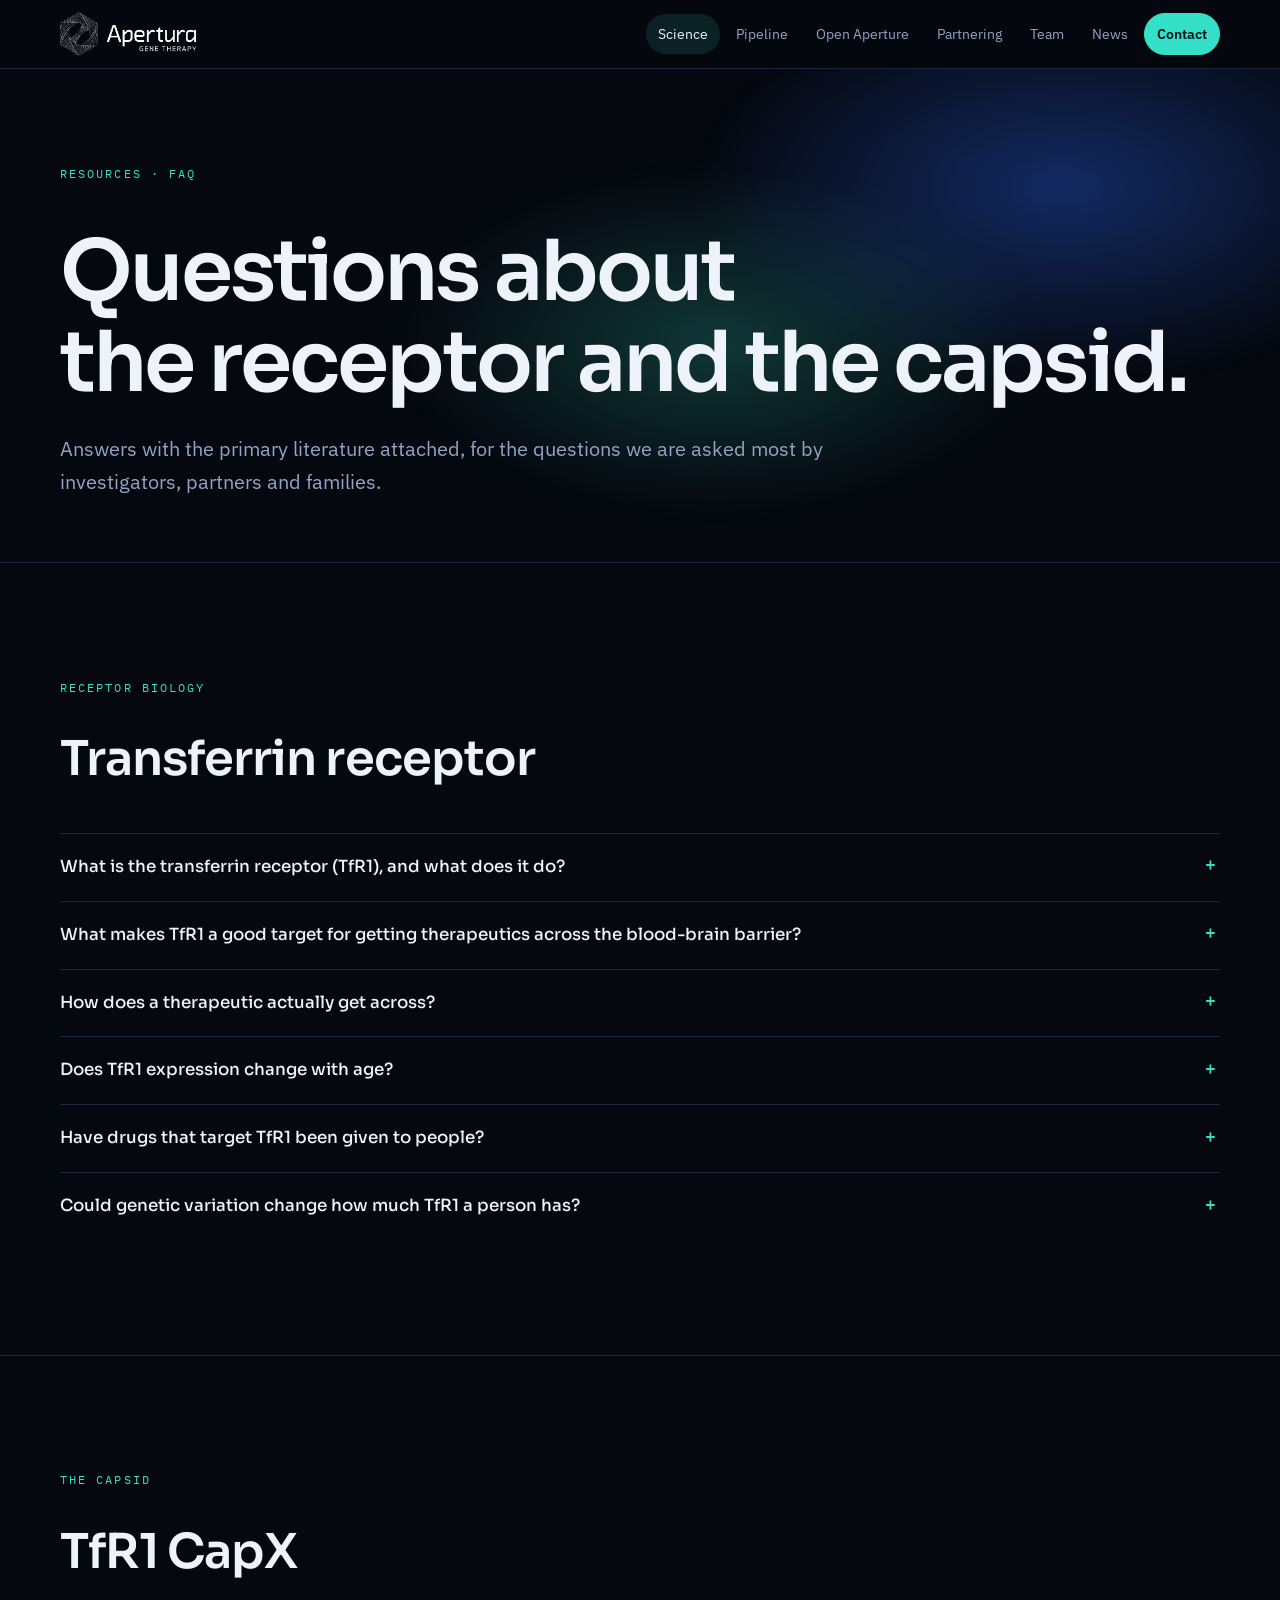
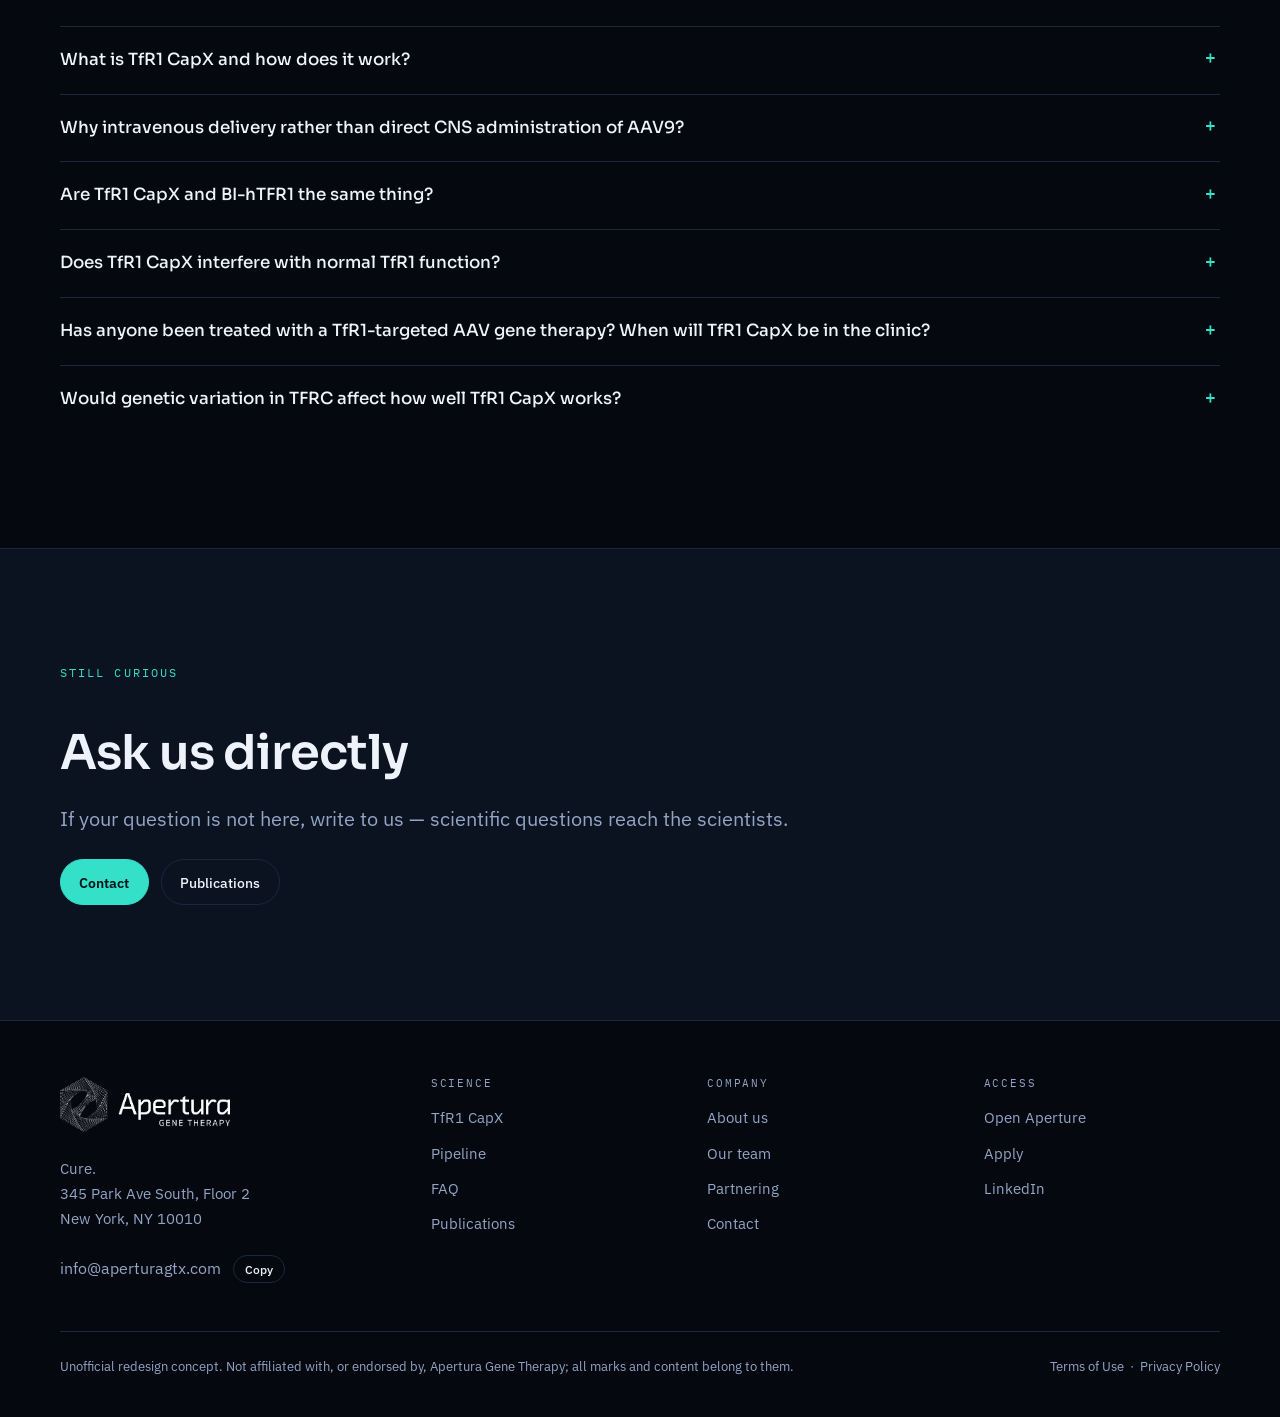
<file: faq.html>
<!doctype html>
<html lang="en">
<head>
<meta charset="utf-8">
<meta name="viewport" content="width=device-width, initial-scale=1, viewport-fit=cover">
<title>Receptor &amp; Capsid FAQ</title>
<meta name="description" content="Answers, with references, on transferrin receptor biology, blood-brain barrier transcytosis and the TfR1 CapX AAV capsid.">
<meta name="robots" content="noindex">
<link rel="icon" href="assets/favicon.png">
<link rel="preconnect" href="https://fonts.googleapis.com">
<link rel="preconnect" href="https://fonts.gstatic.com" crossorigin>
<link rel="stylesheet" href="https://fonts.googleapis.com/css2?family=Sora:wght@400;500;600;700&family=IBM+Plex+Sans:wght@400;500;600&family=IBM+Plex+Mono:wght@400;500&display=swap">
<link rel="stylesheet" href="styles.css">
</head>
<body>

<header class="topbar">
  <div class="wrap topbar-inner">
    <a class="brand" href="index.html" aria-label="Apertura Gene Therapy — home">
      <img src="assets/logo.png" alt="Apertura Gene Therapy" width="136">
    </a>
    <button class="btn menu-btn" aria-expanded="false" aria-controls="sitenav"><span class="menu-label">Menu</span></button>
    <nav class="nav" id="sitenav">
      <a href="science.html" aria-current="page">Science</a>
      <a href="pipeline.html">Pipeline</a>
      <a href="open-aperture.html">Open Aperture</a>
      <a href="partnering.html">Partnering</a>
      <a href="team.html">Team</a>
      <a href="news.html">News</a>
      <a class="btn btn-solid" href="contact.html">Contact</a>
    </nav>
  </div>
</header>

<main>
  <section class="hero" style="padding-block:clamp(3.5rem,8vw,6rem) clamp(2.5rem,5vw,4rem)">
    <div class="hero-glow" aria-hidden="true"></div>
    <div class="wrap stack">
      <p class="eyebrow">Resources &middot; FAQ</p>
      <h1 class="h-page">Questions about<br>the receptor and the capsid.</h1>
      <p class="lede">Answers with the primary literature attached, for the questions we are asked most by investigators, partners and families.</p>
      
    </div>
  </section>

  <section class="band band-pad">
    <div class="wrap">
      <div class="sec-head reveal"><p class="eyebrow">Receptor biology</p><h2 class="h-sec">Transferrin receptor</h2></div>
      <div class="faq reveal">
        <details><summary>What is the transferrin receptor (TfR1), and what does it do?</summary><div class="answer"><p>Cells use the transferrin receptor, TfR1, to take up iron. Iron moves through the blood bound to a carrier protein, transferrin; transferrin binds TfR1, which brings it into the cell, releases the iron, and cycles quickly back to the surface to repeat the process. Every cell needs iron, so the receptor is everywhere and the process runs continuously.</p><p>Cells in the brain need iron too, but transferrin is too large to cross the blood-brain barrier on its own. There, TfR1 ferries transferrin and iron across the barrier by receptor-mediated transcytosis and releases them on the brain side. The protein appears in the literature as TfR1, CD71, and the gene name <strong>TFRC</strong>.</p><div class="refs"><b>References</b><span>Hentze MW et al. Two to tango: regulation of mammalian iron metabolism. Cell 2010;142:24&ndash;38. <a href="https://pubmed.ncbi.nlm.nih.gov/20603012/">https://pubmed.ncbi.nlm.nih.gov/20603012/</a></span><span>Lawrence CM et al. Crystal structure of the ectodomain of human transferrin receptor. Science 1999;286:779&ndash;82. <a href="https://pubmed.ncbi.nlm.nih.gov/10531064/">https://pubmed.ncbi.nlm.nih.gov/10531064/</a></span><span>Khan AI, Liu J, Dutta P. Iron transport kinetics through blood-brain barrier endothelial cells. BBA Gen Subj 2018;1862(5):1168&ndash;79.</span></div></div></details>
        <details><summary>What makes TfR1 a good target for getting therapeutics across the blood-brain barrier?</summary><div class="answer"><p>The barrier exists to keep large molecules, bacteria, fungi and viruses out, which is also why biologics struggle to reach the brain. Anything in the bloodstream that is too large to cross on its own has to use a receptor that is already part of the barrier.</p><p>TfR1 is found on the endothelial cells lining brain vessels, where it carries its cargo across and resets. A therapeutic that leverages TfR1 is using transport the body performs anyway. This is not a new idea: TfR1 has been studied for nearly 50 years, and medicines that use it to shuttle biologics into the brain are already approved, with others in late-stage trials.</p><div class="refs"><b>References</b><span>Jefferies WA et al. Transferrin receptor on endothelium of brain capillaries. Nature 1984;312:162&ndash;3. <a href="https://pubmed.ncbi.nlm.nih.gov/6095085/">https://pubmed.ncbi.nlm.nih.gov/6095085/</a></span><span>Pardridge WM. Receptor-mediated drug delivery of bispecific therapeutic antibodies through the blood-brain barrier. Front Drug Deliv 2023;3:1227816.</span></div></div></details>
        <details><summary>How does a therapeutic actually get across?</summary><div class="answer"><p>By receptor-mediated transcytosis &mdash; the same machinery that moves iron. A molecule binds TfR1 on the blood-facing surface of an endothelial cell; the cell draws receptor and cargo into an endosome; the endosome crosses the cell and releases the cargo into the brain; the receptor returns to the surface.</p><p>Therapeutics in development bind at the apical domain of the receptor, a different location from the transferrin site, and have been shown not to interfere with transferrin binding.</p><div class="refs"><b>References</b><span>Cheng Y et al. Structure of the human transferrin receptor-transferrin complex. Cell 2004;116:565&ndash;76. <a href="https://pubmed.ncbi.nlm.nih.gov/14980223/">https://pubmed.ncbi.nlm.nih.gov/14980223/</a></span></div></div></details>
        <details><summary>Does TfR1 expression change with age?</summary><div class="answer"><p>TfR1 is present and functional at the barrier throughout life, and TfR1-mediated delivery has now been demonstrated clinically from infancy through older adulthood.</p><p>The most complete preclinical dataset is a 2026 study measuring TfR1-mediated transport in mice from the neonatal period to 24 months. Vascular TfR1 protein and brain uptake of a TfR1-targeted molecule were elevated in neonates, then stable across adulthood from 3 to 24 months, with no decline at any later age studied. Clinically, tividenofusp alfa (AVLAYAH) and pabinafusp alfa (IZCARGO) treat pediatric Hunter syndrome patients, while trontinemab is in Phase 3 in adults aged 50 to 90.</p><div class="refs"><b>References</b><span>Torres VO et al. J Cereb Blood Flow Metab 2026;46(1):20&ndash;35. <a href="https://pubmed.ncbi.nlm.nih.gov/40817783/">https://pubmed.ncbi.nlm.nih.gov/40817783/</a></span><span>Muenzer J et al. An intravenous brain-penetrant enzyme therapy for mucopolysaccharidosis II. N Engl J Med 2026;394(1):39&ndash;50.</span></div></div></details>
        <details><summary>Have drugs that target TfR1 been given to people?</summary><div class="answer"><p>Yes, in both pediatric and geriatric populations. Two TfR1-targeted medicines are approved for Hunter syndrome: tividenofusp alfa received FDA accelerated approval in March 2026, and pabinafusp alfa has been approved in Japan since 2021. Trontinemab, an antibody engineered to bind TfR1, is in Phase 3 for Alzheimer's disease, with regular MRI monitoring and favorable safety and efficacy signals reported so far.</p><p>Those are enzyme-replacement therapies and antibodies given repeatedly, requiring sustained receptor interaction over months and years. An AAV gene therapy is intended as a single administration.</p><div class="refs"><b>References</b><span>FDA. FDA approves drug to treat neurologic manifestations of Hunter syndrome, 2026.</span><span>Hoffmann-La Roche. Phase III trontinemab study, NCT07169578. <a href="https://clinicaltrials.gov/study/NCT07169578">https://clinicaltrials.gov/study/NCT07169578</a></span></div></div></details>
        <details><summary>Could genetic variation change how much TfR1 a person has?</summary><div class="answer"><p>Complete loss of TfR1 is not compatible with life, so the <strong>TFRC</strong> variants seen in people reduce or alter function rather than eliminate it. One rare inherited condition, caused by a specific change in both copies, produces an immune disorder; given the receptor's role in red cell development, those patients have mild anemia. Population databases show <strong>TFRC</strong> is only moderately constrained, below the conventional threshold at which losing one copy is expected to cause disease.</p><div class="refs"><b>References</b><span>Levy JE et al. Nat Genet 1999;21:396&ndash;9. <a href="https://pubmed.ncbi.nlm.nih.gov/10192390/">https://pubmed.ncbi.nlm.nih.gov/10192390/</a></span><span>Jabara HH et al. Nat Genet 2016;48:74&ndash;8. <a href="https://pubmed.ncbi.nlm.nih.gov/26642240/">https://pubmed.ncbi.nlm.nih.gov/26642240/</a></span></div></div></details>
      </div>
    </div>
  </section>

  <section class="band band-pad">
    <div class="wrap">
      <div class="sec-head reveal"><p class="eyebrow">The capsid</p><h2 class="h-sec">TfR1 CapX</h2></div>
      <div class="faq reveal">
        <details><summary>What is TfR1 CapX and how does it work?</summary><div class="answer"><p>An AAV capsid engineered to bind human transferrin receptor 1, so it can be given as an intravenous infusion and carried across the blood-brain barrier by receptor-mediated transcytosis. It binds the apical domain of the receptor &mdash; the same region engaged by antibody-based brain shuttles already dosed in people, and away from the transferrin binding site, so normal TfR1 function is not expected to be impaired.</p><div class="refs"><b>References</b><span>Huang Q et al. Science 2024;384:1220&ndash;7. <a href="https://pubmed.ncbi.nlm.nih.gov/38753766/">https://pubmed.ncbi.nlm.nih.gov/38753766/</a></span></div></div></details>
        <details><summary>Why intravenous delivery rather than direct CNS administration of AAV9?</summary><div class="answer"><p>Direct CNS administration &mdash; intrathecal, intracisternal or intraparenchymal &mdash; requires a surgical procedure, and the vector then spreads largely by diffusion from wherever it was placed, so distribution is uneven and strongest at the injection site.</p><p>An intravenous infusion requires no surgery, uses a vasculature that already reaches every part of the brain, and crosses the barrier by active transport rather than diffusion from a single point.</p></div></details>
        <details><summary>Are TfR1 CapX and BI-hTFR1 the same thing?</summary><div class="answer"><p>Related, but not the same. BI-hTFR1 is the first-generation TfR1-targeted capsid described in the 2024 <em>Science</em> paper from Ben Deverman's laboratory at the Broad Institute. TfR1 CapX is a second-generation capsid based on it, engineered further to increase brain delivery efficiency.</p><div class="refs"><b>References</b><span>Chan KY et al. BI-TfR1 CapX rapidly transits the blood-brain barrier for efficient, low-dose gene delivery throughout the CNS. bioRxiv, posted 29 September 2026.</span></div></div></details>
        <details><summary>Does TfR1 CapX interfere with normal TfR1 function?</summary><div class="answer"><p>It binds a region away from the transferrin site, and binds equally well when the receptor is already carrying iron-loaded transferrin. Iron uptake is not blocked. Transferrin is present in blood at levels far above the dose level of a gene therapy and binds the receptor far more tightly than TfR1-binding AAVs, so ordinary receptor function is expected to continue regardless.</p><div class="refs"><b>References</b><span>Cheng Y et al. Cell 2004;116:565&ndash;76. <a href="https://pubmed.ncbi.nlm.nih.gov/14980223/">https://pubmed.ncbi.nlm.nih.gov/14980223/</a></span></div></div></details>
        <details><summary>Has anyone been treated with a TfR1-targeted AAV gene therapy? When will TfR1 CapX be in the clinic?</summary><div class="answer"><p>Not yet &mdash; no AAV gene therapy targeting the transferrin receptor has been given to a person. TfR1 CapX is expected to enter the clinic in several programs over the next 6&ndash;12 months.</p></div></details>
        <details><summary>Would genetic variation in TFRC affect how well TfR1 CapX works?</summary><div class="answer"><p>The apical domain, which the capsid binds, carries no known variants above a population frequency of about one in a thousand. Published work predicts on that basis that common genetic variation would not affect binding.</p><div class="refs"><b>References</b><span>Huang Q et al. Science 2024;384:1220&ndash;7. <a href="https://pubmed.ncbi.nlm.nih.gov/38753766/">https://pubmed.ncbi.nlm.nih.gov/38753766/</a></span></div></div></details>
      </div>
    </div>
  </section>

  <section class="band cta band-pad">
    <div class="wrap">
      <p class="eyebrow">Still curious</p>
      <h2 class="h-sec">Ask us directly</h2>
      <p class="lede">If your question is not here, write to us &mdash; scientific questions reach the scientists.</p>
      <div class="btn-row"><a class="btn btn-solid" href="contact.html">Contact</a><a class="btn" href="news.html#publications">Publications</a></div>
    </div>
  </section>

</main>

<footer>
  <div class="wrap">
    <div class="foot-grid">
      <div class="stack">
        <img src="assets/logo.png" alt="Apertura Gene Therapy" width="170">
        <address>
          Cure.<br>345 Park Ave South, Floor 2<br>New York, NY 10010
        </address>
        <p><span data-copy-source style="color:var(--haze)">info@aperturagtx.com</span>
          <button class="btn" data-copy="info@aperturagtx.com" style="padding:.3rem .7rem;font-size:.78rem;margin-left:.5rem"><span class="copy-label">Copy</span></button>
        </p>
      </div>
      <div>
        <h4>Science</h4>
        <ul>
          <li><a href="science.html">TfR1 CapX</a></li>
          <li><a href="pipeline.html">Pipeline</a></li>
          <li><a href="faq.html">FAQ</a></li>
          <li><a href="news.html#publications">Publications</a></li>
        </ul>
      </div>
      <div>
        <h4>Company</h4>
        <ul>
          <li><a href="about.html">About us</a></li>
          <li><a href="team.html">Our team</a></li>
          <li><a href="partnering.html">Partnering</a></li>
          <li><a href="contact.html">Contact</a></li>
        </ul>
      </div>
      <div>
        <h4>Access</h4>
        <ul>
          <li><a href="open-aperture.html">Open Aperture</a></li>
          <li><a href="open-aperture.html#apply">Apply</a></li>
          <li><a href="https://www.linkedin.com/company/apertura-gene-therapy">LinkedIn</a></li>
        </ul>
      </div>
    </div>
    <div class="foot-bottom">
      <span>Unofficial redesign concept. Not affiliated with, or endorsed by, Apertura Gene Therapy; all marks and content belong to them.</span>
      <span><a href="https://aperturagtx.com/terms-of-use/">Terms of Use</a> &nbsp;&middot;&nbsp; <a href="https://aperturagtx.com/privacy-policy/">Privacy Policy</a></span>
    </div>
  </div>
</footer>

<script src="site.js"></script>
</body>
</html>
</file>
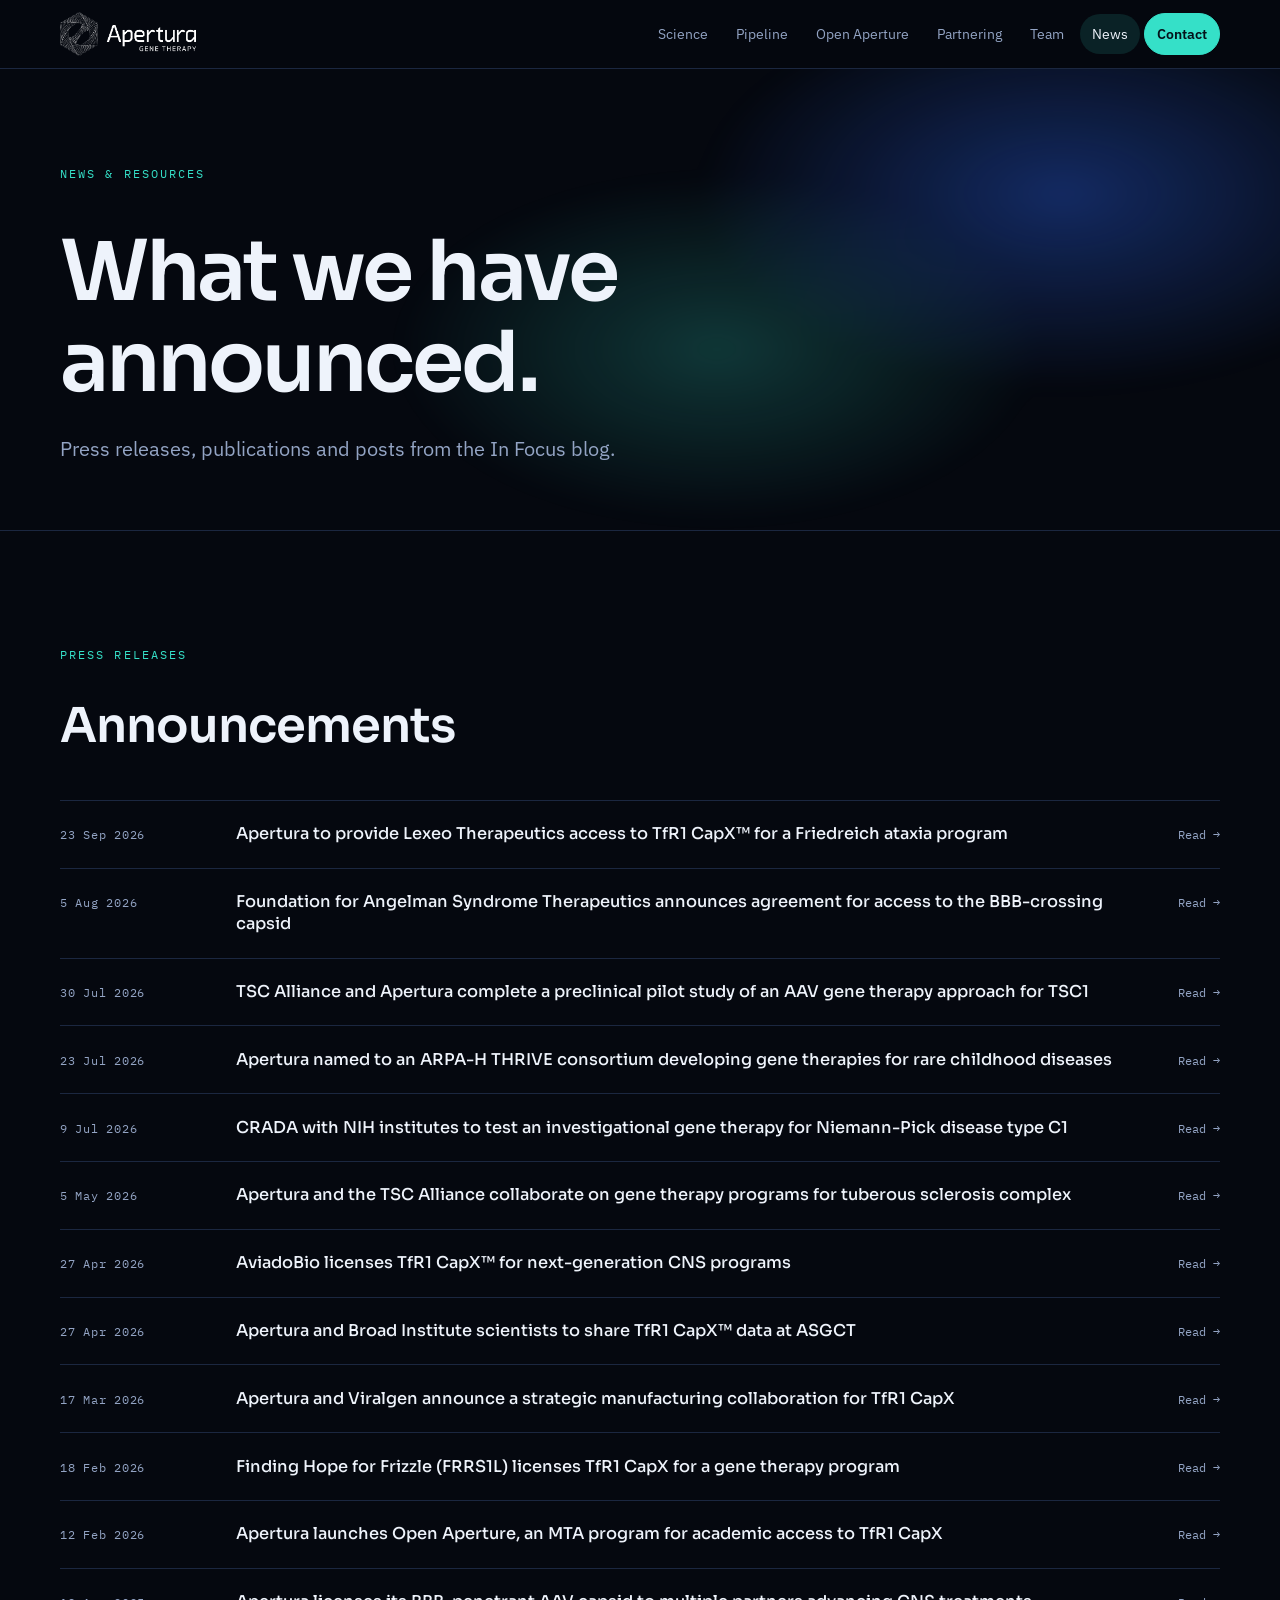
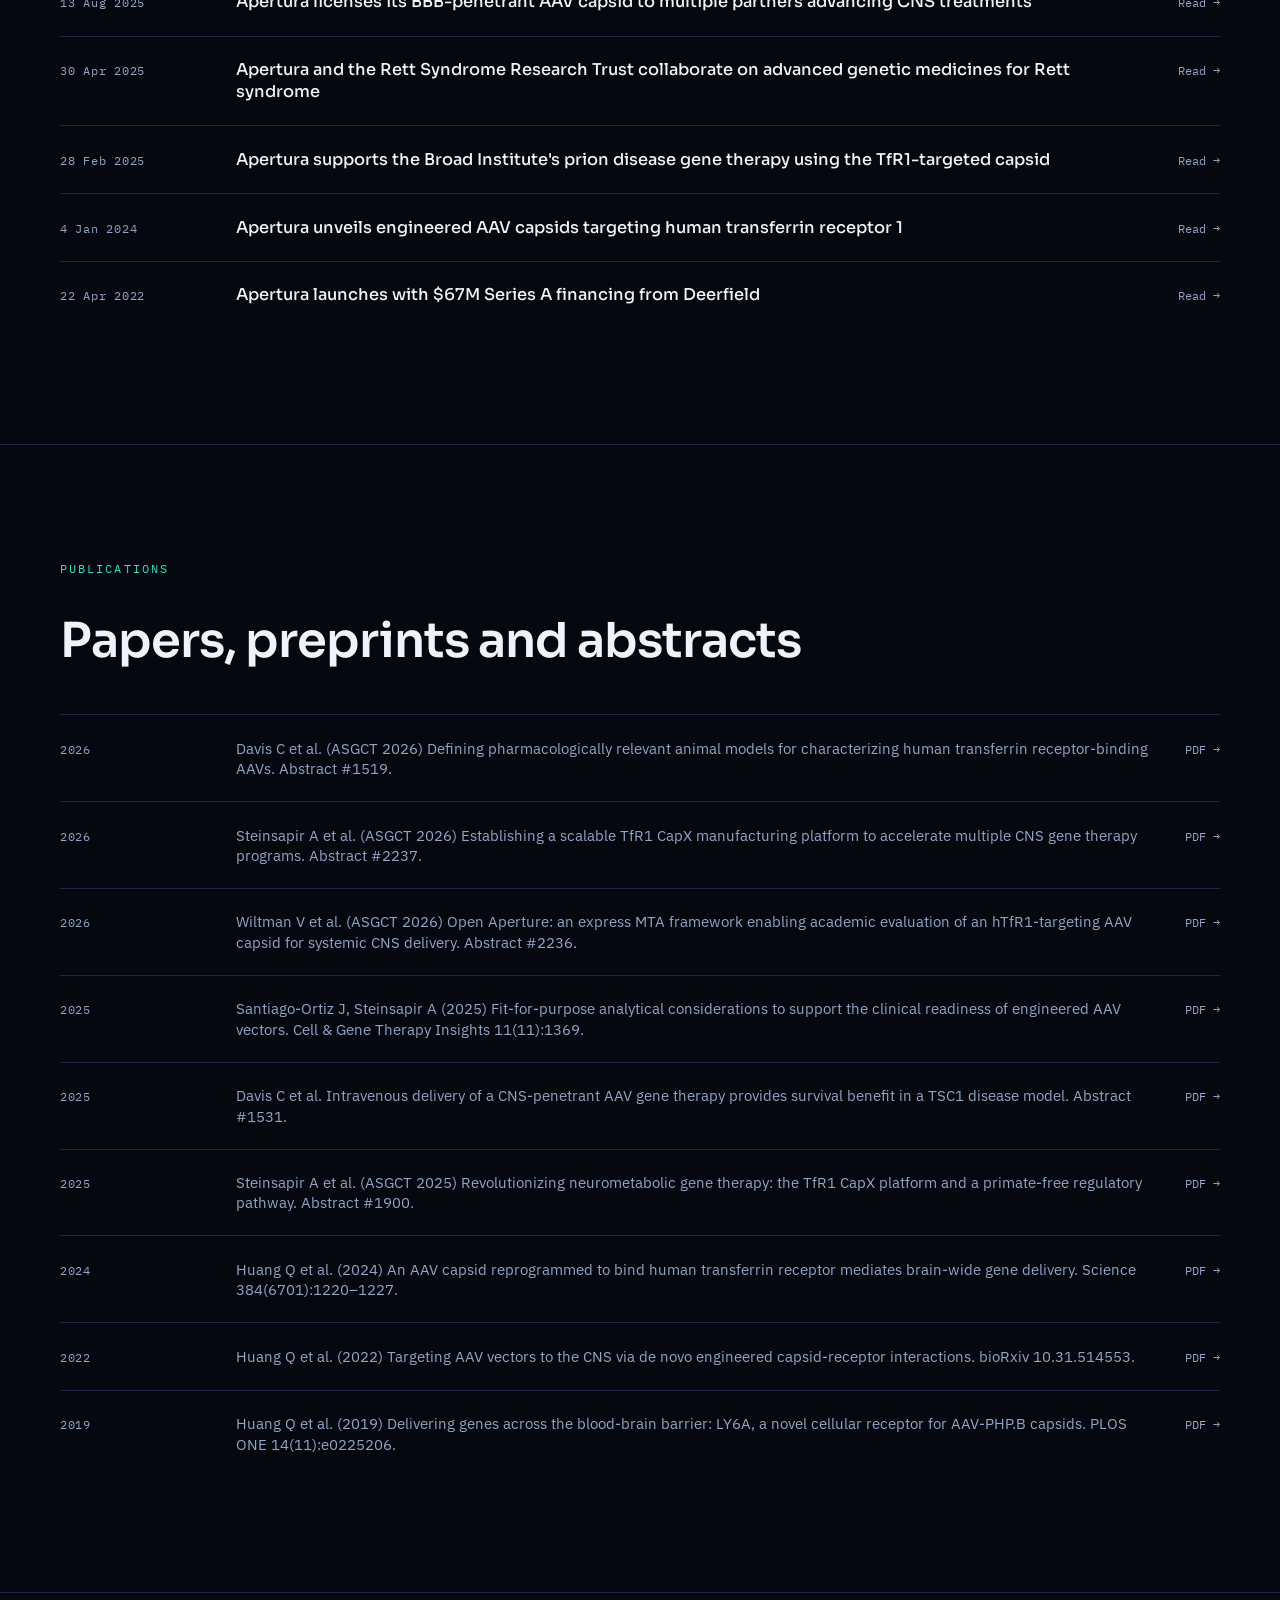
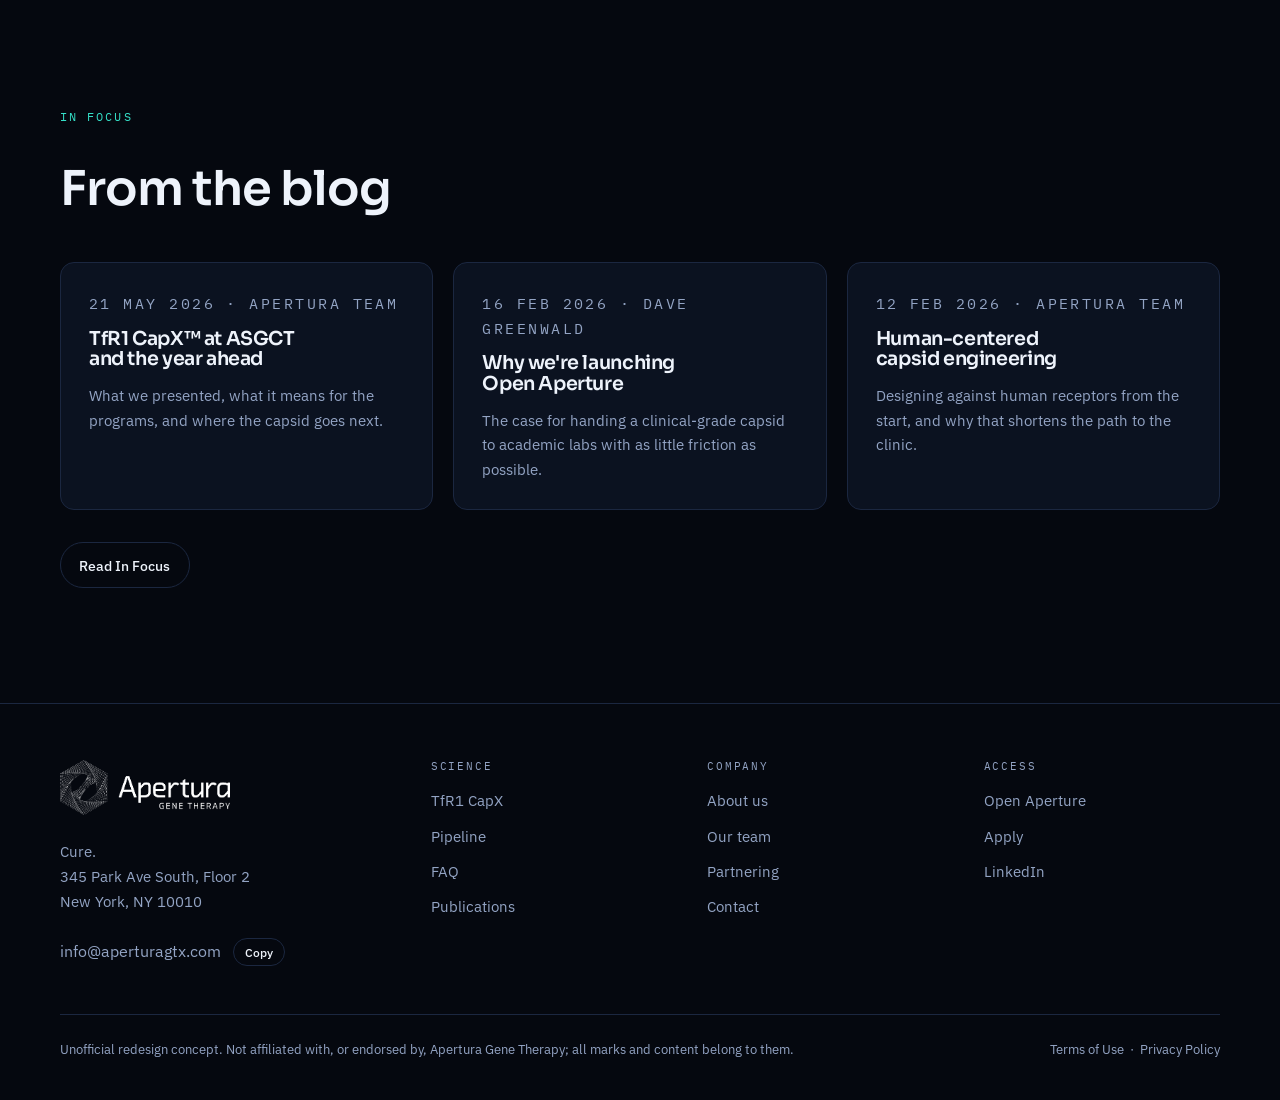
<file: news.html>
<!doctype html>
<html lang="en">
<head>
<meta charset="utf-8">
<meta name="viewport" content="width=device-width, initial-scale=1, viewport-fit=cover">
<title>Apertura News</title>
<meta name="description" content="Press releases, publications and In Focus blog posts from Apertura Gene Therapy.">
<meta name="robots" content="noindex">
<link rel="icon" href="assets/favicon.png">
<link rel="preconnect" href="https://fonts.googleapis.com">
<link rel="preconnect" href="https://fonts.gstatic.com" crossorigin>
<link rel="stylesheet" href="https://fonts.googleapis.com/css2?family=Sora:wght@400;500;600;700&family=IBM+Plex+Sans:wght@400;500;600&family=IBM+Plex+Mono:wght@400;500&display=swap">
<link rel="stylesheet" href="styles.css">
</head>
<body>

<header class="topbar">
  <div class="wrap topbar-inner">
    <a class="brand" href="index.html" aria-label="Apertura Gene Therapy — home">
      <img src="assets/logo.png" alt="Apertura Gene Therapy" width="136">
    </a>
    <button class="btn menu-btn" aria-expanded="false" aria-controls="sitenav"><span class="menu-label">Menu</span></button>
    <nav class="nav" id="sitenav">
      <a href="science.html">Science</a>
      <a href="pipeline.html">Pipeline</a>
      <a href="open-aperture.html">Open Aperture</a>
      <a href="partnering.html">Partnering</a>
      <a href="team.html">Team</a>
      <a href="news.html" aria-current="page">News</a>
      <a class="btn btn-solid" href="contact.html">Contact</a>
    </nav>
  </div>
</header>

<main>
  <section class="hero" style="padding-block:clamp(3.5rem,8vw,6rem) clamp(2.5rem,5vw,4rem)">
    <div class="hero-glow" aria-hidden="true"></div>
    <div class="wrap stack">
      <p class="eyebrow">News &amp; resources</p>
      <h1 class="h-page">What we have<br>announced.</h1>
      <p class="lede">Press releases, publications and posts from the In Focus blog.</p>
      
    </div>
  </section>

  <section class="band band-pad">
    <div class="wrap">
      <div class="sec-head reveal"><p class="eyebrow">Press releases</p><h2 class="h-sec">Announcements</h2></div>
      <div class="news reveal">
        <a href="https://aperturagtx.com/news/apertura-gene-therapy-to-provide-lexeo-therapeutics-access-to-tfr1-capx-for-program-designed-to-treat-friedreich-ataxia/"><time datetime="2026-09-23">23 Sep 2026</time><span class="news-title">Apertura to provide Lexeo Therapeutics access to TfR1 CapX&trade; for a Friedreich ataxia program</span><span class="news-go">Read &rarr;</span></a>
        <a href="https://aperturagtx.com/news/foundation-for-angelman-syndrome-therapeutics-announces-agreement-with-apertura-gene-therapy-for-access-to-blood-brain-barrier-crossing-capsid/"><time datetime="2026-08-05">5 Aug 2026</time><span class="news-title">Foundation for Angelman Syndrome Therapeutics announces agreement for access to the BBB-crossing capsid</span><span class="news-go">Read &rarr;</span></a>
        <a href="https://aperturagtx.com/news/tsc-alliance-and-apertura-gene-therapy-complete-preclinical-pilot-study-evaluating-aav-gene-therapy-approach-designed-for-tsc1/"><time datetime="2026-07-30">30 Jul 2026</time><span class="news-title">TSC Alliance and Apertura complete a preclinical pilot study of an AAV gene therapy approach for TSC1</span><span class="news-go">Read &rarr;</span></a>
        <a href="https://aperturagtx.com/news/aperturvanced-research-projects-agency-for-health-arpa-h-thrive-program-to-develop-gene-therapies-for-rare-childhood-diseasesa-gene-therapy-named-to-consortium-receiving-funding-from-the-ad/"><time datetime="2026-07-23">23 Jul 2026</time><span class="news-title">Apertura named to an ARPA-H THRIVE consortium developing gene therapies for rare childhood diseases</span><span class="news-go">Read &rarr;</span></a>
        <a href="https://aperturagtx.com/news/apertura-gene-therapy-announces-collaborative-research-agreement-with-institutes-of-the-nih-to-test-investigational-gene-therapy-for-niemann-pick-disease-type-c1/"><time datetime="2026-07-09">9 Jul 2026</time><span class="news-title">CRADA with NIH institutes to test an investigational gene therapy for Niemann-Pick disease type C1</span><span class="news-go">Read &rarr;</span></a>
        <a href="https://aperturagtx.com/news/apertura-gene-therapy-and-the-tsc-alliance-announce-collaboration-to-advance-gene-therapy-programs-designed-to-treat-tuberous-sclerosis-complex-tsc/"><time datetime="2026-05-05">5 May 2026</time><span class="news-title">Apertura and the TSC Alliance collaborate on gene therapy programs for tuberous sclerosis complex</span><span class="news-go">Read &rarr;</span></a>
        <a href="https://aperturagtx.com/news/aviadobio-announces-agreement-with-apertura-gene-therapy-to-license-tfr1-capx-a-next-generation-blood-brain-barrier-crossing-capsid/"><time datetime="2026-04-27">27 Apr 2026</time><span class="news-title">AviadoBio licenses TfR1 CapX&trade; for next-generation CNS programs</span><span class="news-go">Read &rarr;</span></a>
        <a href="https://aperturagtx.com/news/apertura-gene-therapy-and-scientists-from-the-broad-institute-to-share-data-on-tfr1-capx-a-novel-capsid-targeting-the-central-nervous-system-cns-at-the-american-society-of-gene-and-cell-t/"><time datetime="2026-04-27">27 Apr 2026</time><span class="news-title">Apertura and Broad Institute scientists to share TfR1 CapX&trade; data at ASGCT</span><span class="news-go">Read &rarr;</span></a>
        <a href="https://aperturagtx.com/news/apertura-gene-therapy-and-viralgen-announce-strategic-collaboration-to-manufacture-tfr1-capx-a-next-generation-capsid-for-gene-therapies-designed-to-treat-central-nervous-system-diseases/"><time datetime="2026-03-17">17 Mar 2026</time><span class="news-title">Apertura and Viralgen announce a strategic manufacturing collaboration for TfR1 CapX</span><span class="news-go">Read &rarr;</span></a>
        <a href="https://aperturagtx.com/news/finding-hope-for-frizzle-frrs1l-and-apertura-gene-therapy-announce-license-agreement-for-the-development-of-a-gene-therapy-using-tfr1-capx/"><time datetime="2026-02-18">18 Feb 2026</time><span class="news-title">Finding Hope for Frizzle (FRRS1L) licenses TfR1 CapX for a gene therapy program</span><span class="news-go">Read &rarr;</span></a>
        <a href="https://aperturagtx.com/news/apertura-gene-therapy-launches-open-aperture-a-material-transfer-agreement-program-to-facilitate-non-commercial-access-to-tfr1-capx-for-academic-researchers/"><time datetime="2026-02-12">12 Feb 2026</time><span class="news-title">Apertura launches Open Aperture, an MTA program for academic access to TfR1 CapX</span><span class="news-go">Read &rarr;</span></a>
        <a href="https://aperturagtx.com/news/apertura-gene-therapy-licenses-blood-brain-barrier-penetrant-aav-capsid-to-multiple-partners-advancing-central-nervous-system-treatments/"><time datetime="2025-08-13">13 Aug 2025</time><span class="news-title">Apertura licenses its BBB-penetrant AAV capsid to multiple partners advancing CNS treatments</span><span class="news-go">Read &rarr;</span></a>
        <a href="https://aperturagtx.com/news/apertura-gene-therapy-and-rett-syndrome-research-trust-collaborate-to-pioneer-advanced-genetic-medicines-for-rett-syndrome-using-tfr1-targeted-aav-capsid/"><time datetime="2025-04-30">30 Apr 2025</time><span class="news-title">Apertura and the Rett Syndrome Research Trust collaborate on advanced genetic medicines for Rett syndrome</span><span class="news-go">Read &rarr;</span></a>
        <a href="https://aperturagtx.com/news/apertura-gene-therapy-supports-the-broad-institute-in-development-of-gene-therapy-for-prion-disease-using-engineered-aav-capsid-targeting-tfr1-for-cns-delivery/"><time datetime="2025-02-28">28 Feb 2025</time><span class="news-title">Apertura supports the Broad Institute's prion disease gene therapy using the TfR1-targeted capsid</span><span class="news-go">Read &rarr;</span></a>
        <a href="https://aperturagtx.com/news/apertura-gene-therapy-unveils-novel-engineered-aav-capsids-targeting-human-transferrin-receptor-1-for-neurological-gene-therapy-delivery/"><time datetime="2024-01-04">4 Jan 2024</time><span class="news-title">Apertura unveils engineered AAV capsids targeting human transferrin receptor 1</span><span class="news-go">Read &rarr;</span></a>
        <a href="https://aperturagtx.com/news/apertura-gene-therapy-launches-with-67m-series-a-financing-from-deerfield-and-an-innovative-technology-platform-to-develop-genetic-medicines/"><time datetime="2022-04-22">22 Apr 2022</time><span class="news-title">Apertura launches with $67M Series A financing from Deerfield</span><span class="news-go">Read &rarr;</span></a>
      </div>
    </div>
  </section>

  <section class="band band-pad" id="publications">
    <div class="wrap">
      <div class="sec-head reveal"><p class="eyebrow">Publications</p><h2 class="h-sec">Papers, preprints and abstracts</h2></div>
      <div class="news reveal">
        <a href="https://aperturagtx.com/wp-content/uploads/2026/10/ASGCT-2026-1519-C-Davis.pdf"><time>2026</time><span class="news-title" style="font-family:var(--body);font-size:.95rem;font-weight:400;color:var(--haze)">Davis C et al. (ASGCT 2026) Defining pharmacologically relevant animal models for characterizing human transferrin receptor-binding AAVs. Abstract #1519.</span><span class="news-go">PDF &rarr;</span></a>
        <a href="https://aperturagtx.com/wp-content/uploads/2026/10/ASGCT-2026-2237-A-Steinsapir.pdf"><time>2026</time><span class="news-title" style="font-family:var(--body);font-size:.95rem;font-weight:400;color:var(--haze)">Steinsapir A et al. (ASGCT 2026) Establishing a scalable TfR1 CapX manufacturing platform to accelerate multiple CNS gene therapy programs. Abstract #2237.</span><span class="news-go">PDF &rarr;</span></a>
        <a href="https://aperturagtx.com/wp-content/uploads/2026/10/ASGCT-2026-2236-V-Wiltman.pdf"><time>2026</time><span class="news-title" style="font-family:var(--body);font-size:.95rem;font-weight:400;color:var(--haze)">Wiltman V et al. (ASGCT 2026) Open Aperture: an express MTA framework enabling academic evaluation of an hTfR1-targeting AAV capsid for systemic CNS delivery. Abstract #2236.</span><span class="news-go">PDF &rarr;</span></a>
        <a href="https://aperturagtx.com/wp-content/uploads/2026/10/Santiago-Ortiz-and-Steinsapir_1111.pdf"><time>2025</time><span class="news-title" style="font-family:var(--body);font-size:.95rem;font-weight:400;color:var(--haze)">Santiago-Ortiz J, Steinsapir A (2025) Fit-for-purpose analytical considerations to support the clinical readiness of engineered AAV vectors. Cell &amp; Gene Therapy Insights 11(11):1369.</span><span class="news-go">PDF &rarr;</span></a>
        <a href="https://aperturagtx.com/wp-content/uploads/2026/10/1531-Intravenous-Delivery-of-a-CNS-Penetrant-AAV-Gene-Therapy-Provides-Survival-Benefit-in-a-TSC1-Disease-Model-1.pdf"><time>2025</time><span class="news-title" style="font-family:var(--body);font-size:.95rem;font-weight:400;color:var(--haze)">Davis C et al. Intravenous delivery of a CNS-penetrant AAV gene therapy provides survival benefit in a TSC1 disease model. Abstract #1531.</span><span class="news-go">PDF &rarr;</span></a>
        <a href="https://aperturagtx.com/wp-content/uploads/2026/10/1900-Revolutionizing-Neurometabolic-Gene-Therapy-The-TfR1-CapX-Platform-and-A-Primate-Free-Regulatory-Pathway-2.pdf"><time>2025</time><span class="news-title" style="font-family:var(--body);font-size:.95rem;font-weight:400;color:var(--haze)">Steinsapir A et al. (ASGCT 2025) Revolutionizing neurometabolic gene therapy: the TfR1 CapX platform and a primate-free regulatory pathway. Abstract #1900.</span><span class="news-go">PDF &rarr;</span></a>
        <a href="https://www.science.org/doi/10.1126/science.adm8386"><time>2024</time><span class="news-title" style="font-family:var(--body);font-size:.95rem;font-weight:400;color:var(--haze)">Huang Q et al. (2024) An AAV capsid reprogrammed to bind human transferrin receptor mediates brain-wide gene delivery. Science 384(6701):1220&ndash;1227.</span><span class="news-go">PDF &rarr;</span></a>
        <a href="https://www.biorxiv.org/content/10.1101/2022.10.31.514553v1.full"><time>2022</time><span class="news-title" style="font-family:var(--body);font-size:.95rem;font-weight:400;color:var(--haze)">Huang Q et al. (2022) Targeting AAV vectors to the CNS via de novo engineered capsid-receptor interactions. bioRxiv 10.31.514553.</span><span class="news-go">PDF &rarr;</span></a>
        <a href="https://journals.plos.org/plosone/article?id=10.1371%2Fjournal.pone.0225206"><time>2019</time><span class="news-title" style="font-family:var(--body);font-size:.95rem;font-weight:400;color:var(--haze)">Huang Q et al. (2019) Delivering genes across the blood-brain barrier: LY6A, a novel cellular receptor for AAV-PHP.B capsids. PLOS ONE 14(11):e0225206.</span><span class="news-go">PDF &rarr;</span></a>
      </div>
    </div>
  </section>

  <section class="band band-pad" id="blog">
    <div class="wrap">
      <div class="sec-head reveal"><p class="eyebrow">In Focus</p><h2 class="h-sec">From the blog</h2></div>
      <div class="cols-3">
        <article class="card reveal"><p class="card-num">21 MAY 2026 &middot; APERTURA TEAM</p><h3>TfR1 CapX&trade; at ASGCT and the year ahead</h3><p>What we presented, what it means for the programs, and where the capsid goes next.</p></article>
        <article class="card reveal"><p class="card-num">16 FEB 2026 &middot; DAVE GREENWALD</p><h3>Why we're launching Open Aperture</h3><p>The case for handing a clinical-grade capsid to academic labs with as little friction as possible.</p></article>
        <article class="card reveal"><p class="card-num">12 FEB 2026 &middot; APERTURA TEAM</p><h3>Human-centered capsid engineering</h3><p>Designing against human receptors from the start, and why that shortens the path to the clinic.</p></article>
      </div>
      <div class="btn-row" style="margin-top:2rem"><a class="btn" href="https://aperturagtx.com/resources-in-focus-blog/">Read In Focus</a></div>
    </div>
  </section>

</main>

<footer>
  <div class="wrap">
    <div class="foot-grid">
      <div class="stack">
        <img src="assets/logo.png" alt="Apertura Gene Therapy" width="170">
        <address>
          Cure.<br>345 Park Ave South, Floor 2<br>New York, NY 10010
        </address>
        <p><span data-copy-source style="color:var(--haze)">info@aperturagtx.com</span>
          <button class="btn" data-copy="info@aperturagtx.com" style="padding:.3rem .7rem;font-size:.78rem;margin-left:.5rem"><span class="copy-label">Copy</span></button>
        </p>
      </div>
      <div>
        <h4>Science</h4>
        <ul>
          <li><a href="science.html">TfR1 CapX</a></li>
          <li><a href="pipeline.html">Pipeline</a></li>
          <li><a href="faq.html">FAQ</a></li>
          <li><a href="news.html#publications">Publications</a></li>
        </ul>
      </div>
      <div>
        <h4>Company</h4>
        <ul>
          <li><a href="about.html">About us</a></li>
          <li><a href="team.html">Our team</a></li>
          <li><a href="partnering.html">Partnering</a></li>
          <li><a href="contact.html">Contact</a></li>
        </ul>
      </div>
      <div>
        <h4>Access</h4>
        <ul>
          <li><a href="open-aperture.html">Open Aperture</a></li>
          <li><a href="open-aperture.html#apply">Apply</a></li>
          <li><a href="https://www.linkedin.com/company/apertura-gene-therapy">LinkedIn</a></li>
        </ul>
      </div>
    </div>
    <div class="foot-bottom">
      <span>Unofficial redesign concept. Not affiliated with, or endorsed by, Apertura Gene Therapy; all marks and content belong to them.</span>
      <span><a href="https://aperturagtx.com/terms-of-use/">Terms of Use</a> &nbsp;&middot;&nbsp; <a href="https://aperturagtx.com/privacy-policy/">Privacy Policy</a></span>
    </div>
  </div>
</footer>

<script src="site.js"></script>
</body>
</html>
</file>
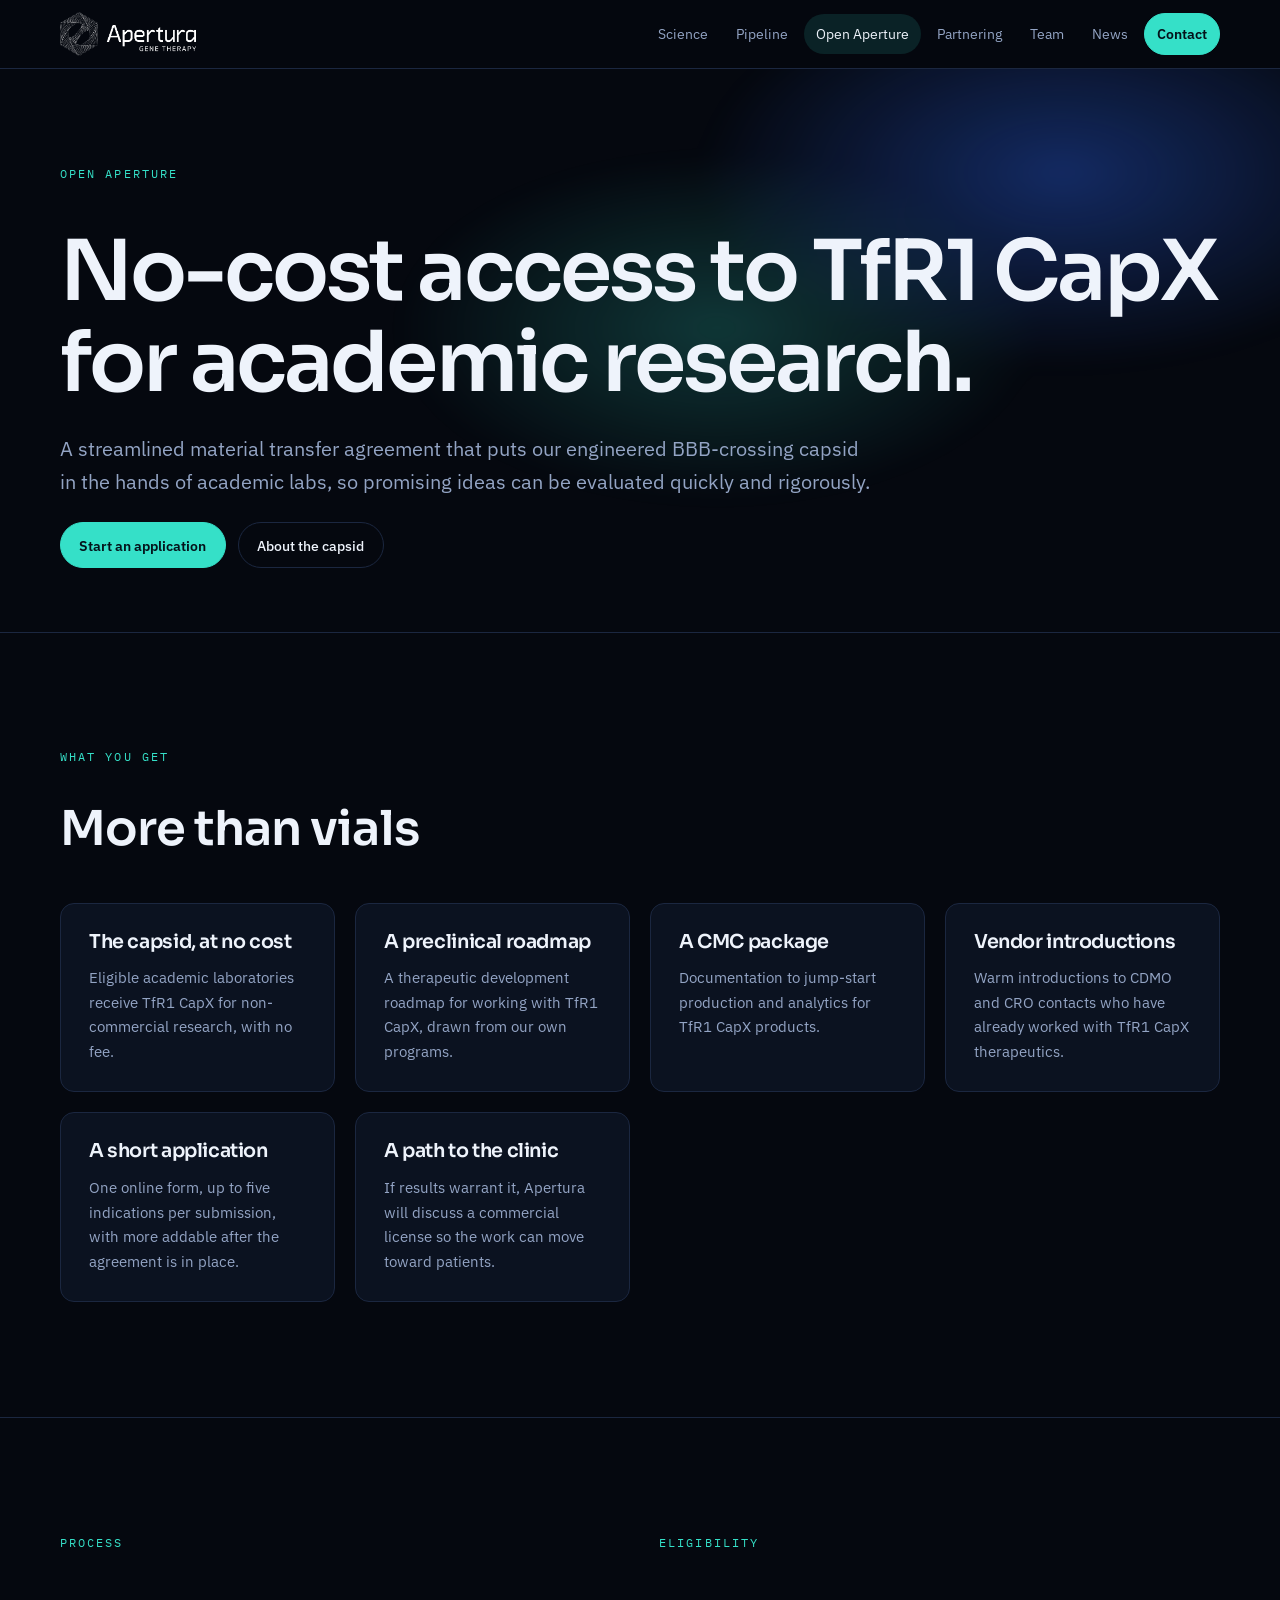
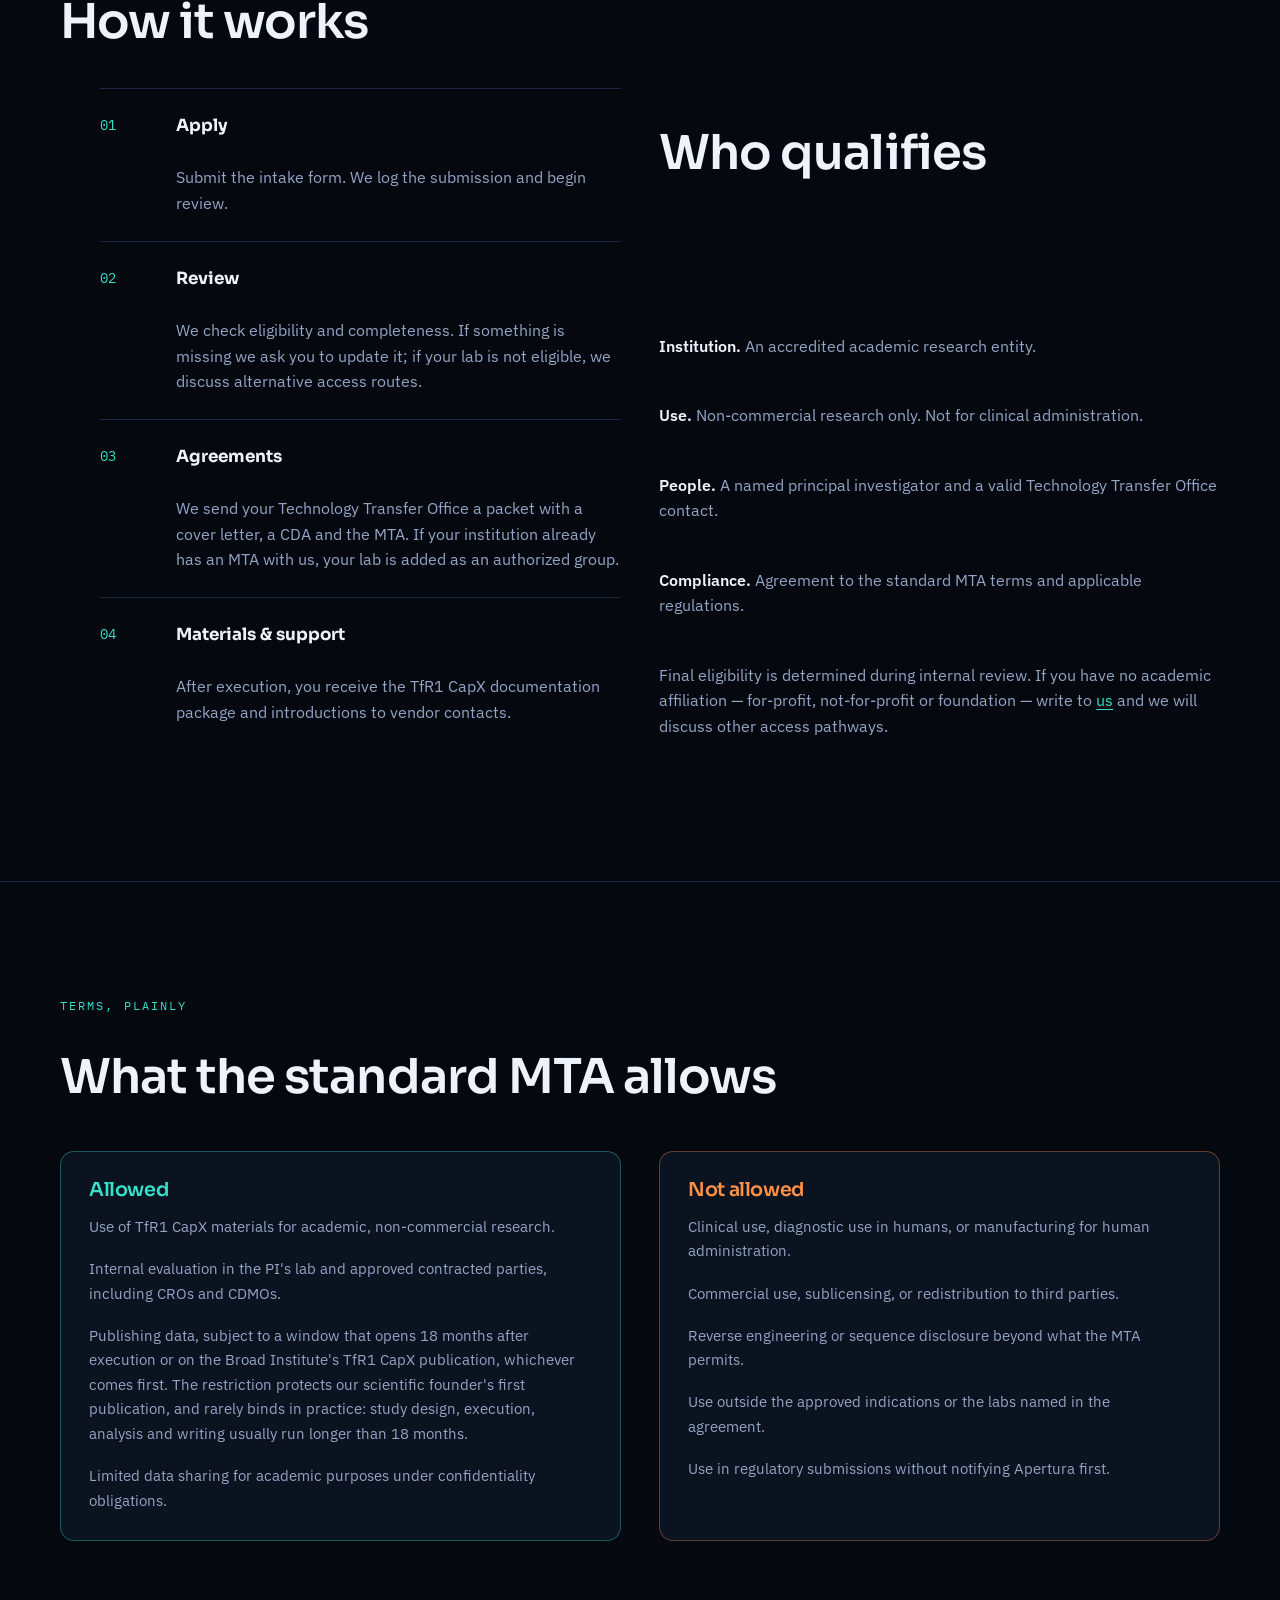
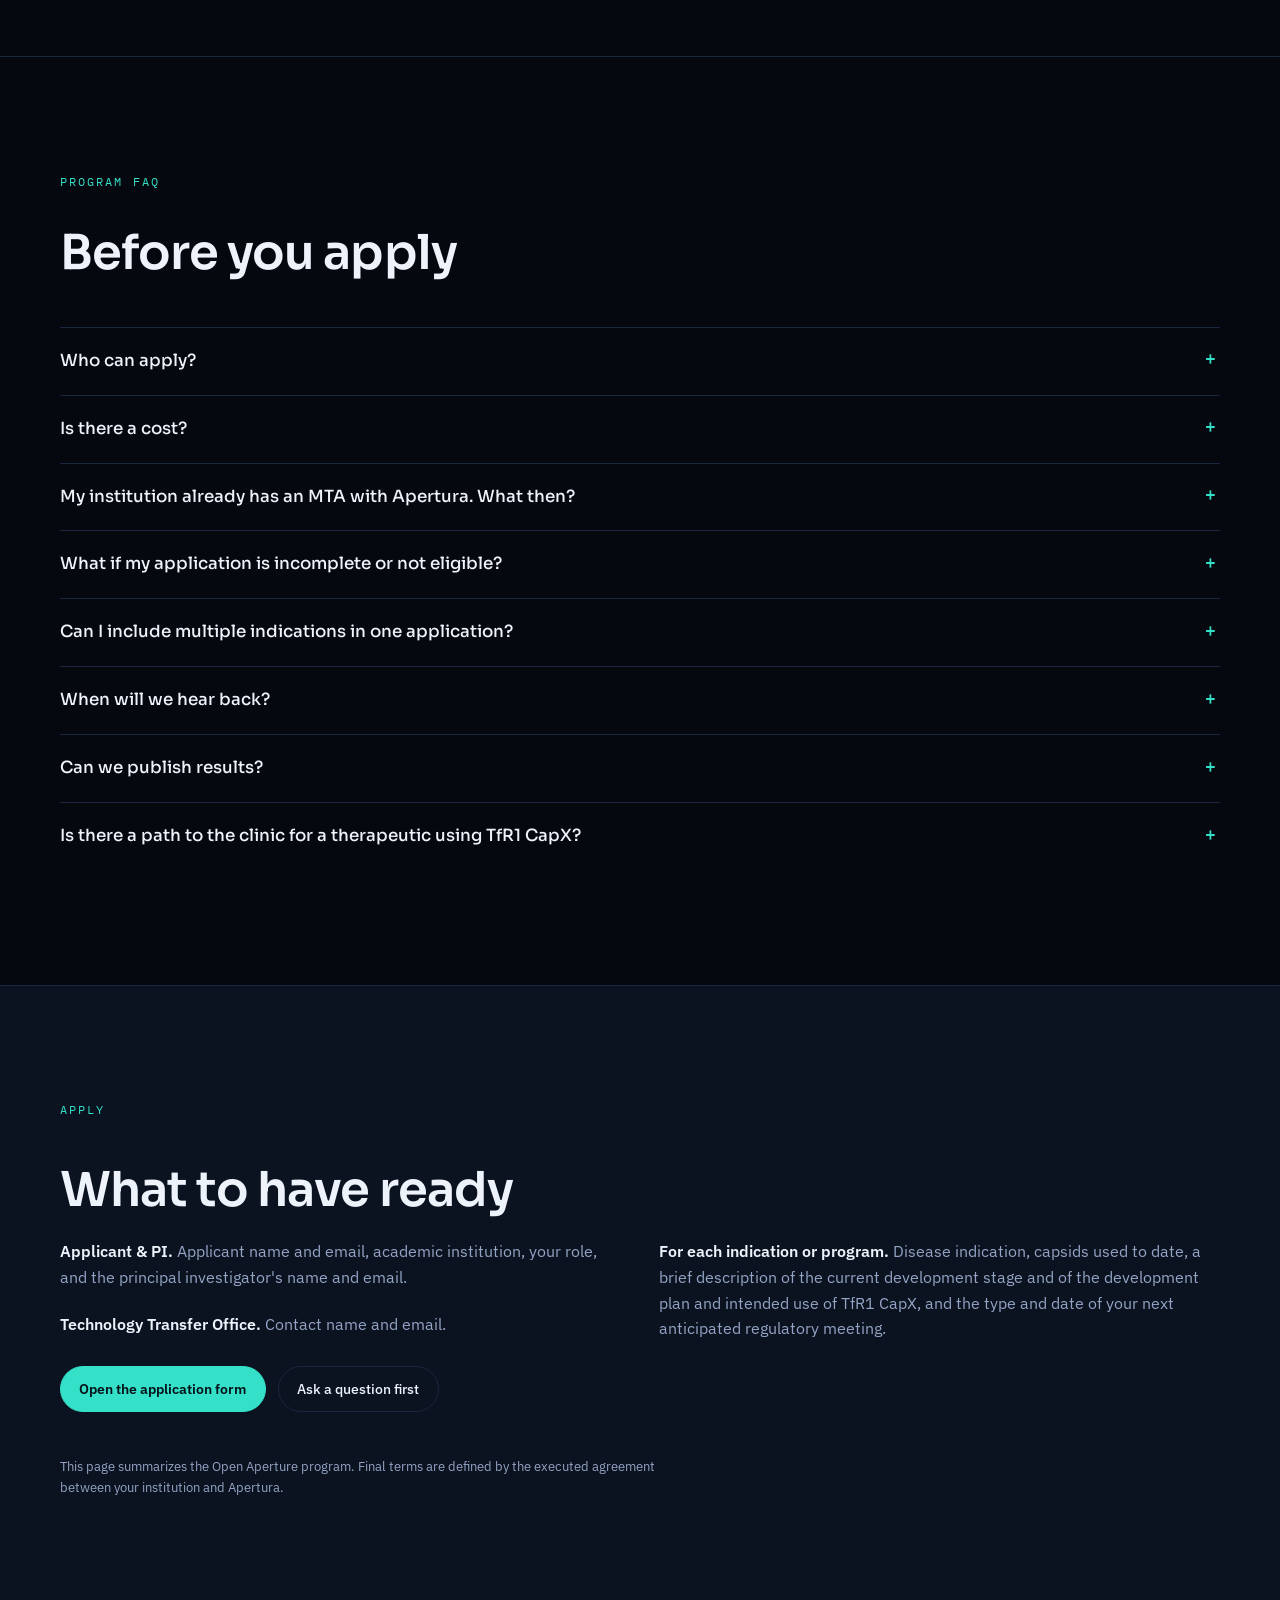
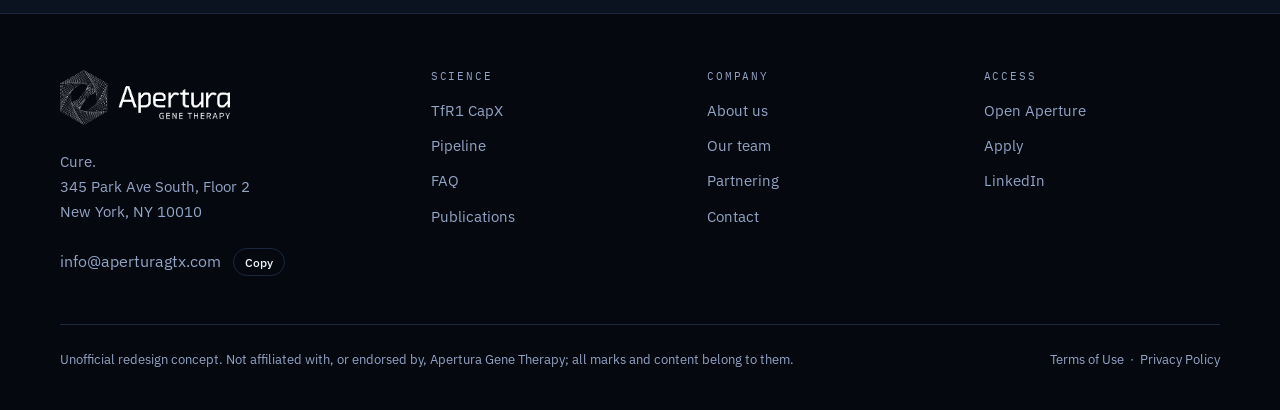
<file: open-aperture.html>
<!doctype html>
<html lang="en">
<head>
<meta charset="utf-8">
<meta name="viewport" content="width=device-width, initial-scale=1, viewport-fit=cover">
<title>Open Aperture</title>
<meta name="description" content="Open Aperture gives academic labs no-cost access to TfR1 CapX for non-commercial research through a streamlined material transfer agreement.">
<meta name="robots" content="noindex">
<link rel="icon" href="assets/favicon.png">
<link rel="preconnect" href="https://fonts.googleapis.com">
<link rel="preconnect" href="https://fonts.gstatic.com" crossorigin>
<link rel="stylesheet" href="https://fonts.googleapis.com/css2?family=Sora:wght@400;500;600;700&family=IBM+Plex+Sans:wght@400;500;600&family=IBM+Plex+Mono:wght@400;500&display=swap">
<link rel="stylesheet" href="styles.css">
</head>
<body>

<header class="topbar">
  <div class="wrap topbar-inner">
    <a class="brand" href="index.html" aria-label="Apertura Gene Therapy — home">
      <img src="assets/logo.png" alt="Apertura Gene Therapy" width="136">
    </a>
    <button class="btn menu-btn" aria-expanded="false" aria-controls="sitenav"><span class="menu-label">Menu</span></button>
    <nav class="nav" id="sitenav">
      <a href="science.html">Science</a>
      <a href="pipeline.html">Pipeline</a>
      <a href="open-aperture.html" aria-current="page">Open Aperture</a>
      <a href="partnering.html">Partnering</a>
      <a href="team.html">Team</a>
      <a href="news.html">News</a>
      <a class="btn btn-solid" href="contact.html">Contact</a>
    </nav>
  </div>
</header>

<main>
  <section class="hero" style="padding-block:clamp(3.5rem,8vw,6rem) clamp(2.5rem,5vw,4rem)">
    <div class="hero-glow" aria-hidden="true"></div>
    <div class="wrap stack">
      <p class="eyebrow">Open Aperture</p>
      <h1 class="h-page">No-cost access to TfR1 CapX<br>for academic research.</h1>
      <p class="lede">A streamlined material transfer agreement that puts our engineered BBB-crossing capsid in the hands of academic labs, so promising ideas can be evaluated quickly and rigorously.</p>
      <div class="btn-row"><a class="btn btn-solid" href="#apply">Start an application</a><a class="btn" href="science.html">About the capsid</a></div>
    </div>
  </section>

  <section class="band band-pad">
    <div class="wrap">
      <div class="sec-head reveal">
        <p class="eyebrow">What you get</p>
        <h2 class="h-sec">More than vials</h2>
      </div>
      <div class="cols-3">
        <article class="card reveal"><h3>The capsid, at no cost</h3><p>Eligible academic laboratories receive TfR1 CapX for non-commercial research, with no fee.</p></article>
        <article class="card reveal"><h3>A preclinical roadmap</h3><p>A therapeutic development roadmap for working with TfR1 CapX, drawn from our own programs.</p></article>
        <article class="card reveal"><h3>A CMC package</h3><p>Documentation to jump-start production and analytics for TfR1 CapX products.</p></article>
        <article class="card reveal"><h3>Vendor introductions</h3><p>Warm introductions to CDMO and CRO contacts who have already worked with TfR1 CapX therapeutics.</p></article>
        <article class="card reveal"><h3>A short application</h3><p>One online form, up to five indications per submission, with more addable after the agreement is in place.</p></article>
        <article class="card reveal"><h3>A path to the clinic</h3><p>If results warrant it, Apertura will discuss a commercial license so the work can move toward patients.</p></article>
      </div>
    </div>
  </section>

  <section class="band band-pad">
    <div class="wrap cols-2">
      <div class="stack reveal">
        <p class="eyebrow">Process</p>
        <h2 class="h-sec">How it works</h2>
        <ol class="steps">
          <li><strong>Apply</strong><span>Submit the intake form. We log the submission and begin review.</span></li>
          <li><strong>Review</strong><span>We check eligibility and completeness. If something is missing we ask you to update it; if your lab is not eligible, we discuss alternative access routes.</span></li>
          <li><strong>Agreements</strong><span>We send your Technology Transfer Office a packet with a cover letter, a CDA and the MTA. If your institution already has an MTA with us, your lab is added as an authorized group.</span></li>
          <li><strong>Materials &amp; support</strong><span>After execution, you receive the TfR1 CapX documentation package and introductions to vendor contacts.</span></li>
        </ol>
      </div>
      <div class="stack reveal">
        <p class="eyebrow">Eligibility</p>
        <h2 class="h-sec">Who qualifies</h2>
        <div class="prose">
          <p><strong>Institution.</strong> An accredited academic research entity.</p>
          <p><strong>Use.</strong> Non-commercial research only. Not for clinical administration.</p>
          <p><strong>People.</strong> A named principal investigator and a valid Technology Transfer Office contact.</p>
          <p><strong>Compliance.</strong> Agreement to the standard MTA terms and applicable regulations.</p>
          <p>Final eligibility is determined during internal review. If you have no academic affiliation &mdash; for-profit, not-for-profit or foundation &mdash; write to <a href="contact.html">us</a> and we will discuss other access pathways.</p>
        </div>
      </div>
    </div>
  </section>

  <section class="band band-pad">
    <div class="wrap">
      <div class="sec-head reveal">
        <p class="eyebrow">Terms, plainly</p>
        <h2 class="h-sec">What the standard MTA allows</h2>
      </div>
      <div class="cols-2">
        <article class="card reveal" style="border-color:rgba(53,224,200,.35)">
          <h3 style="color:var(--cyan)">Allowed</h3>
          <div class="prose" style="color:var(--haze)">
            <p>Use of TfR1 CapX materials for academic, non-commercial research.</p>
            <p>Internal evaluation in the PI's lab and approved contracted parties, including CROs and CDMOs.</p>
            <p>Publishing data, subject to a window that opens 18 months after execution or on the Broad Institute's TfR1 CapX publication, whichever comes first. The restriction protects our scientific founder's first publication, and rarely binds in practice: study design, execution, analysis and writing usually run longer than 18 months.</p>
            <p>Limited data sharing for academic purposes under confidentiality obligations.</p>
          </div>
        </article>
        <article class="card reveal" style="border-color:rgba(255,145,68,.35)">
          <h3 style="color:var(--ember)">Not allowed</h3>
          <div class="prose" style="color:var(--haze)">
            <p>Clinical use, diagnostic use in humans, or manufacturing for human administration.</p>
            <p>Commercial use, sublicensing, or redistribution to third parties.</p>
            <p>Reverse engineering or sequence disclosure beyond what the MTA permits.</p>
            <p>Use outside the approved indications or the labs named in the agreement.</p>
            <p>Use in regulatory submissions without notifying Apertura first.</p>
          </div>
        </article>
      </div>
    </div>
  </section>

  <section class="band band-pad">
    <div class="wrap">
      <div class="sec-head reveal"><p class="eyebrow">Program FAQ</p><h2 class="h-sec">Before you apply</h2></div>
      <div class="faq reveal">
        <details><summary>Who can apply?</summary><div class="answer"><p>Principal investigators and research teams at accredited academic institutions conducting non-commercial research.</p></div></details>
        <details><summary>Is there a cost?</summary><div class="answer"><p>No. The program provides no-cost access to TfR1 CapX for eligible academic researchers.</p></div></details>
        <details><summary>My institution already has an MTA with Apertura. What then?</summary><div class="answer"><p>After review, your lab is added as an exhibit under the existing agreement.</p></div></details>
        <details><summary>What if my application is incomplete or not eligible?</summary><div class="answer"><p>We will ask you to complete the missing items, or, if the lab is not eligible, discuss alternative access options.</p></div></details>
        <details><summary>Can I include multiple indications in one application?</summary><div class="answer"><p>Yes &mdash; up to five indications or programs per submission, each with a brief development summary. Additional indications can be added at any time after the MTA is completed, by you or by other labs at your institution.</p></div></details>
        <details><summary>When will we hear back?</summary><div class="answer"><p>Timing depends mostly on your institution's review process. We move as quickly as we can on our side.</p></div></details>
        <details><summary>Can we publish results?</summary><div class="answer"><p>Generally yes, subject to the MTA's publication terms described above.</p></div></details>
        <details><summary>Is there a path to the clinic for a therapeutic using TfR1 CapX?</summary><div class="answer"><p>Yes. If you have promising results that you believe should advance, contact us to discuss a commercial license.</p></div></details>
      </div>
    </div>
  </section>

  <section class="band cta band-pad" id="apply">
    <div class="wrap">
      <p class="eyebrow">Apply</p>
      <h2 class="h-sec">What to have ready</h2>
      <div class="cols-2" style="width:100%">
        <div class="prose">
          <p><strong>Applicant &amp; PI.</strong> Applicant name and email, academic institution, your role, and the principal investigator's name and email.</p>
          <p><strong>Technology Transfer Office.</strong> Contact name and email.</p>
        </div>
        <div class="prose">
          <p><strong>For each indication or program.</strong> Disease indication, capsids used to date, a brief description of the current development stage and of the development plan and intended use of TfR1 CapX, and the type and date of your next anticipated regulatory meeting.</p>
        </div>
      </div>
      <div class="btn-row"><a class="btn btn-solid" href="https://aperturagtx.com/open-aperture/program-details-application-form/">Open the application form</a><a class="btn" href="contact.html">Ask a question first</a></div>
      <p class="fn">This page summarizes the Open Aperture program. Final terms are defined by the executed agreement between your institution and Apertura.</p>
    </div>
  </section>

</main>

<footer>
  <div class="wrap">
    <div class="foot-grid">
      <div class="stack">
        <img src="assets/logo.png" alt="Apertura Gene Therapy" width="170">
        <address>
          Cure.<br>345 Park Ave South, Floor 2<br>New York, NY 10010
        </address>
        <p><span data-copy-source style="color:var(--haze)">info@aperturagtx.com</span>
          <button class="btn" data-copy="info@aperturagtx.com" style="padding:.3rem .7rem;font-size:.78rem;margin-left:.5rem"><span class="copy-label">Copy</span></button>
        </p>
      </div>
      <div>
        <h4>Science</h4>
        <ul>
          <li><a href="science.html">TfR1 CapX</a></li>
          <li><a href="pipeline.html">Pipeline</a></li>
          <li><a href="faq.html">FAQ</a></li>
          <li><a href="news.html#publications">Publications</a></li>
        </ul>
      </div>
      <div>
        <h4>Company</h4>
        <ul>
          <li><a href="about.html">About us</a></li>
          <li><a href="team.html">Our team</a></li>
          <li><a href="partnering.html">Partnering</a></li>
          <li><a href="contact.html">Contact</a></li>
        </ul>
      </div>
      <div>
        <h4>Access</h4>
        <ul>
          <li><a href="open-aperture.html">Open Aperture</a></li>
          <li><a href="open-aperture.html#apply">Apply</a></li>
          <li><a href="https://www.linkedin.com/company/apertura-gene-therapy">LinkedIn</a></li>
        </ul>
      </div>
    </div>
    <div class="foot-bottom">
      <span>Unofficial redesign concept. Not affiliated with, or endorsed by, Apertura Gene Therapy; all marks and content belong to them.</span>
      <span><a href="https://aperturagtx.com/terms-of-use/">Terms of Use</a> &nbsp;&middot;&nbsp; <a href="https://aperturagtx.com/privacy-policy/">Privacy Policy</a></span>
    </div>
  </div>
</footer>

<script src="site.js"></script>
</body>
</html>
</file>
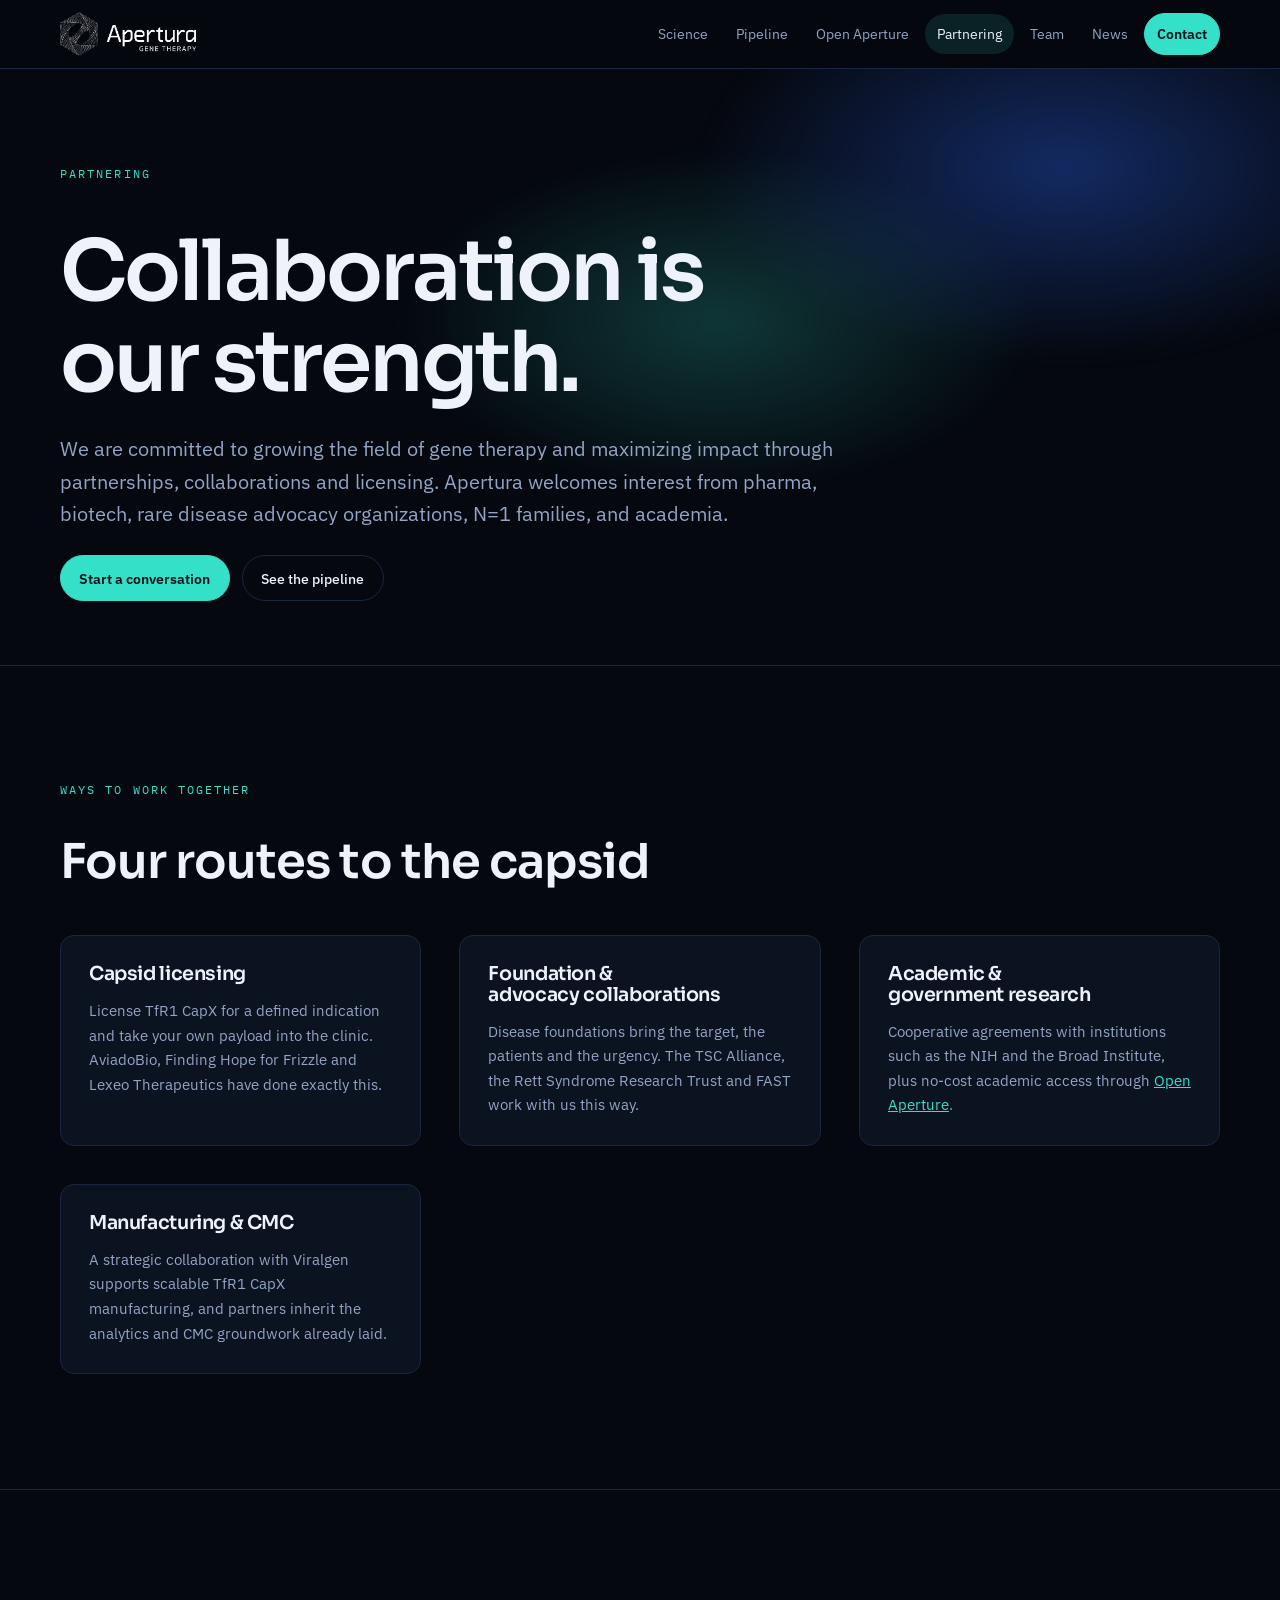
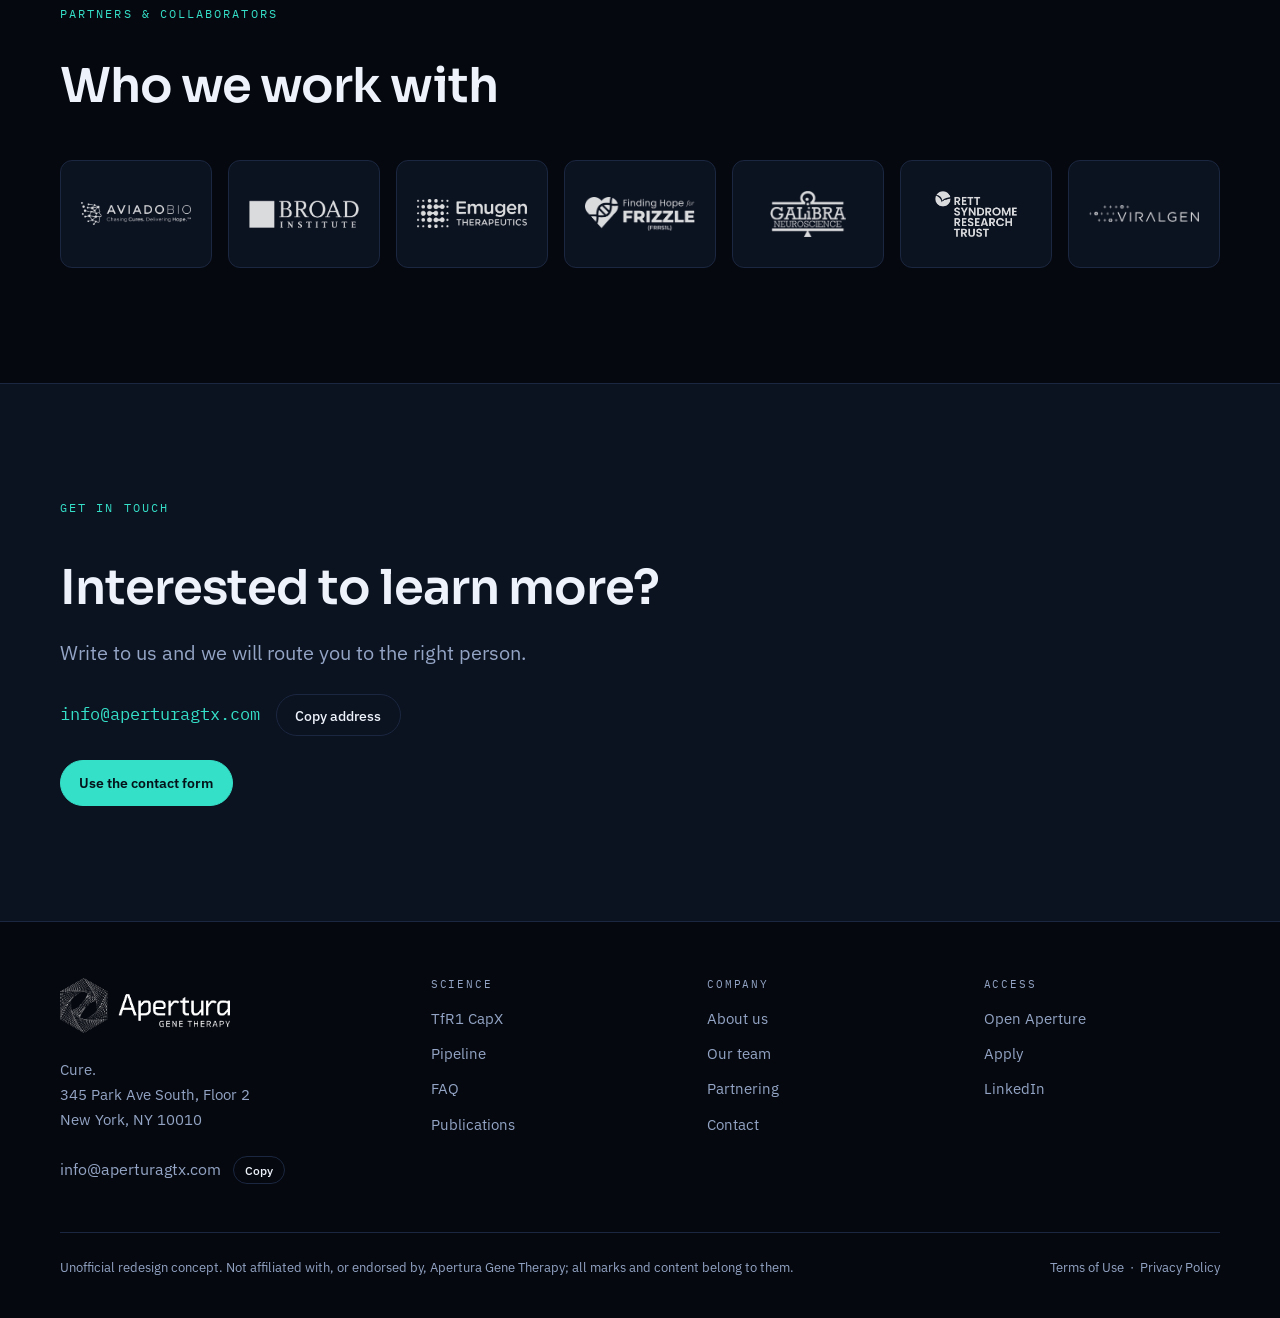
<file: partnering.html>
<!doctype html>
<html lang="en">
<head>
<meta charset="utf-8">
<meta name="viewport" content="width=device-width, initial-scale=1, viewport-fit=cover">
<title>Partner with Apertura</title>
<meta name="description" content="Licensing, foundation collaborations, academic access and manufacturing partnerships around the TfR1 CapX blood-brain barrier-crossing AAV capsid.">
<meta name="robots" content="noindex">
<link rel="icon" href="assets/favicon.png">
<link rel="preconnect" href="https://fonts.googleapis.com">
<link rel="preconnect" href="https://fonts.gstatic.com" crossorigin>
<link rel="stylesheet" href="https://fonts.googleapis.com/css2?family=Sora:wght@400;500;600;700&family=IBM+Plex+Sans:wght@400;500;600&family=IBM+Plex+Mono:wght@400;500&display=swap">
<link rel="stylesheet" href="styles.css">
</head>
<body>

<header class="topbar">
  <div class="wrap topbar-inner">
    <a class="brand" href="index.html" aria-label="Apertura Gene Therapy — home">
      <img src="assets/logo.png" alt="Apertura Gene Therapy" width="136">
    </a>
    <button class="btn menu-btn" aria-expanded="false" aria-controls="sitenav"><span class="menu-label">Menu</span></button>
    <nav class="nav" id="sitenav">
      <a href="science.html">Science</a>
      <a href="pipeline.html">Pipeline</a>
      <a href="open-aperture.html">Open Aperture</a>
      <a href="partnering.html" aria-current="page">Partnering</a>
      <a href="team.html">Team</a>
      <a href="news.html">News</a>
      <a class="btn btn-solid" href="contact.html">Contact</a>
    </nav>
  </div>
</header>

<main>
  <section class="hero" style="padding-block:clamp(3.5rem,8vw,6rem) clamp(2.5rem,5vw,4rem)">
    <div class="hero-glow" aria-hidden="true"></div>
    <div class="wrap stack">
      <p class="eyebrow">Partnering</p>
      <h1 class="h-page">Collaboration is<br>our strength.</h1>
      <p class="lede">We are committed to growing the field of gene therapy and maximizing impact through partnerships, collaborations and licensing. Apertura welcomes interest from pharma, biotech, rare disease advocacy organizations, N=1 families, and academia.</p>
      <div class="btn-row"><a class="btn btn-solid" href="contact.html">Start a conversation</a><a class="btn" href="pipeline.html">See the pipeline</a></div>
    </div>
  </section>

  <section class="band band-pad">
    <div class="wrap">
      <div class="sec-head reveal"><p class="eyebrow">Ways to work together</p><h2 class="h-sec">Four routes to the capsid</h2></div>
      <div class="cols-2">
        <article class="card reveal"><h3>Capsid licensing</h3><p>License TfR1 CapX for a defined indication and take your own payload into the clinic. AviadoBio, Finding Hope for Frizzle and Lexeo Therapeutics have done exactly this.</p></article>
        <article class="card reveal"><h3>Foundation &amp; advocacy collaborations</h3><p>Disease foundations bring the target, the patients and the urgency. The TSC Alliance, the Rett Syndrome Research Trust and FAST work with us this way.</p></article>
        <article class="card reveal"><h3>Academic &amp; government research</h3><p>Cooperative agreements with institutions such as the NIH and the Broad Institute, plus no-cost academic access through <a href="open-aperture.html" style="color:var(--cyan)">Open Aperture</a>.</p></article>
        <article class="card reveal"><h3>Manufacturing &amp; CMC</h3><p>A strategic collaboration with Viralgen supports scalable TfR1 CapX manufacturing, and partners inherit the analytics and CMC groundwork already laid.</p></article>
      </div>
    </div>
  </section>

  <section class="band band-pad">
    <div class="wrap">
      <div class="sec-head reveal"><p class="eyebrow">Partners &amp; collaborators</p><h2 class="h-sec">Who we work with</h2></div>
      <div class="logos reveal">
        <div><img src="assets/partners/p-aviadobio.png" alt="AviadoBio" loading="lazy"></div>
        <div><img src="assets/partners/p-broad-institute.png" alt="Broad Institute" loading="lazy"></div>
        <div><img src="assets/partners/p-emugen-therapeutics.png" alt="Emugen Therapeutics" loading="lazy"></div>
        <div><img src="assets/partners/p-finding-hope-for-frizzle.png" alt="Finding Hope for Frizzle" loading="lazy"></div>
        <div><img src="assets/partners/p-galibra-neuroscience.png" alt="Galibra Neuroscience" loading="lazy"></div>
        <div><img src="assets/partners/p-rett-syndrome-research-trust.png" alt="Rett Syndrome Research Trust" loading="lazy"></div>
        <div><img src="assets/partners/p-viralgen.png" alt="Viralgen" loading="lazy"></div>
      </div>
    </div>
  </section>

  <section class="band cta band-pad">
    <div class="wrap">
      <p class="eyebrow">Get in touch</p>
      <h2 class="h-sec">Interested to learn more?</h2>
      <p class="lede">Write to us and we will route you to the right person.</p>
      <p><span data-copy-source style="font-family:var(--mono);font-size:1.05rem;color:var(--cyan)">info@aperturagtx.com</span>
        <button class="btn" data-copy="info@aperturagtx.com" style="margin-left:.75rem"><span class="copy-label">Copy address</span></button></p>
      <div class="btn-row"><a class="btn btn-solid" href="contact.html">Use the contact form</a></div>
    </div>
  </section>

</main>

<footer>
  <div class="wrap">
    <div class="foot-grid">
      <div class="stack">
        <img src="assets/logo.png" alt="Apertura Gene Therapy" width="170">
        <address>
          Cure.<br>345 Park Ave South, Floor 2<br>New York, NY 10010
        </address>
        <p><span data-copy-source style="color:var(--haze)">info@aperturagtx.com</span>
          <button class="btn" data-copy="info@aperturagtx.com" style="padding:.3rem .7rem;font-size:.78rem;margin-left:.5rem"><span class="copy-label">Copy</span></button>
        </p>
      </div>
      <div>
        <h4>Science</h4>
        <ul>
          <li><a href="science.html">TfR1 CapX</a></li>
          <li><a href="pipeline.html">Pipeline</a></li>
          <li><a href="faq.html">FAQ</a></li>
          <li><a href="news.html#publications">Publications</a></li>
        </ul>
      </div>
      <div>
        <h4>Company</h4>
        <ul>
          <li><a href="about.html">About us</a></li>
          <li><a href="team.html">Our team</a></li>
          <li><a href="partnering.html">Partnering</a></li>
          <li><a href="contact.html">Contact</a></li>
        </ul>
      </div>
      <div>
        <h4>Access</h4>
        <ul>
          <li><a href="open-aperture.html">Open Aperture</a></li>
          <li><a href="open-aperture.html#apply">Apply</a></li>
          <li><a href="https://www.linkedin.com/company/apertura-gene-therapy">LinkedIn</a></li>
        </ul>
      </div>
    </div>
    <div class="foot-bottom">
      <span>Unofficial redesign concept. Not affiliated with, or endorsed by, Apertura Gene Therapy; all marks and content belong to them.</span>
      <span><a href="https://aperturagtx.com/terms-of-use/">Terms of Use</a> &nbsp;&middot;&nbsp; <a href="https://aperturagtx.com/privacy-policy/">Privacy Policy</a></span>
    </div>
  </div>
</footer>

<script src="site.js"></script>
</body>
</html>
</file>
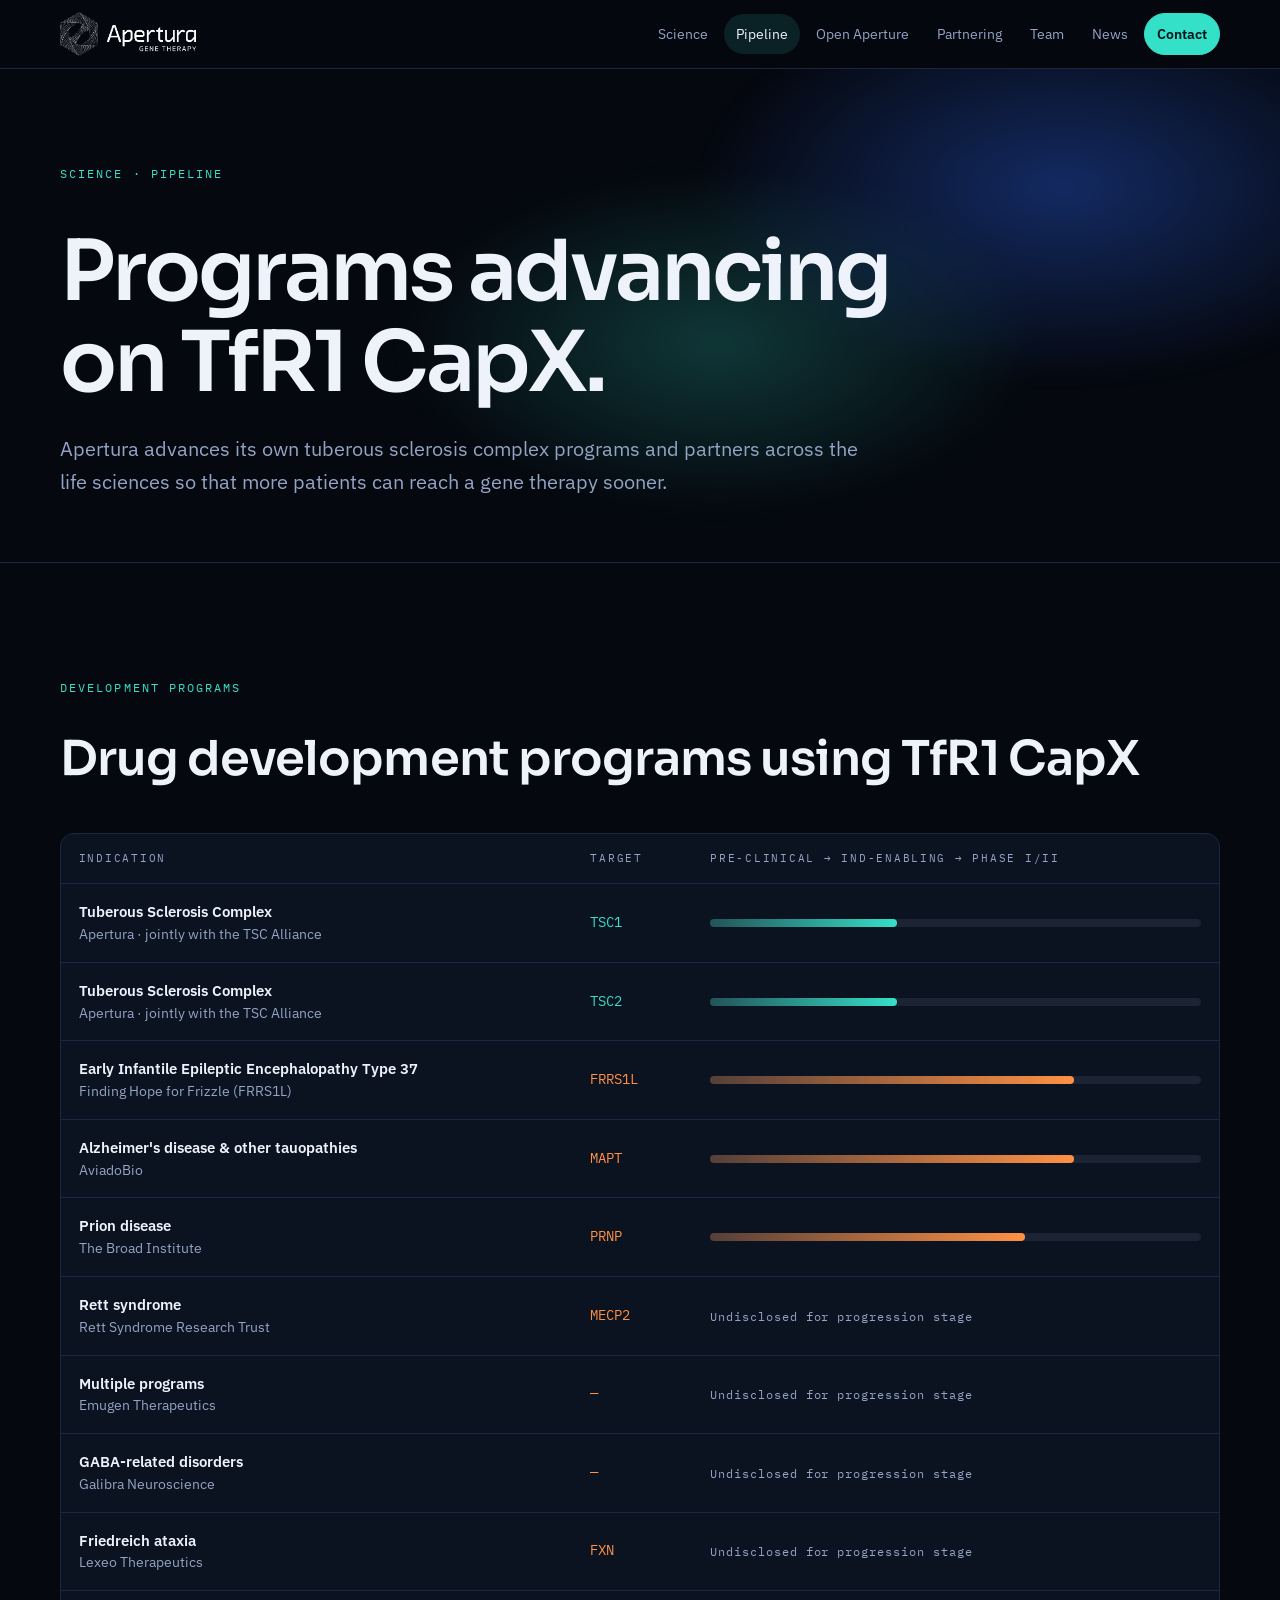
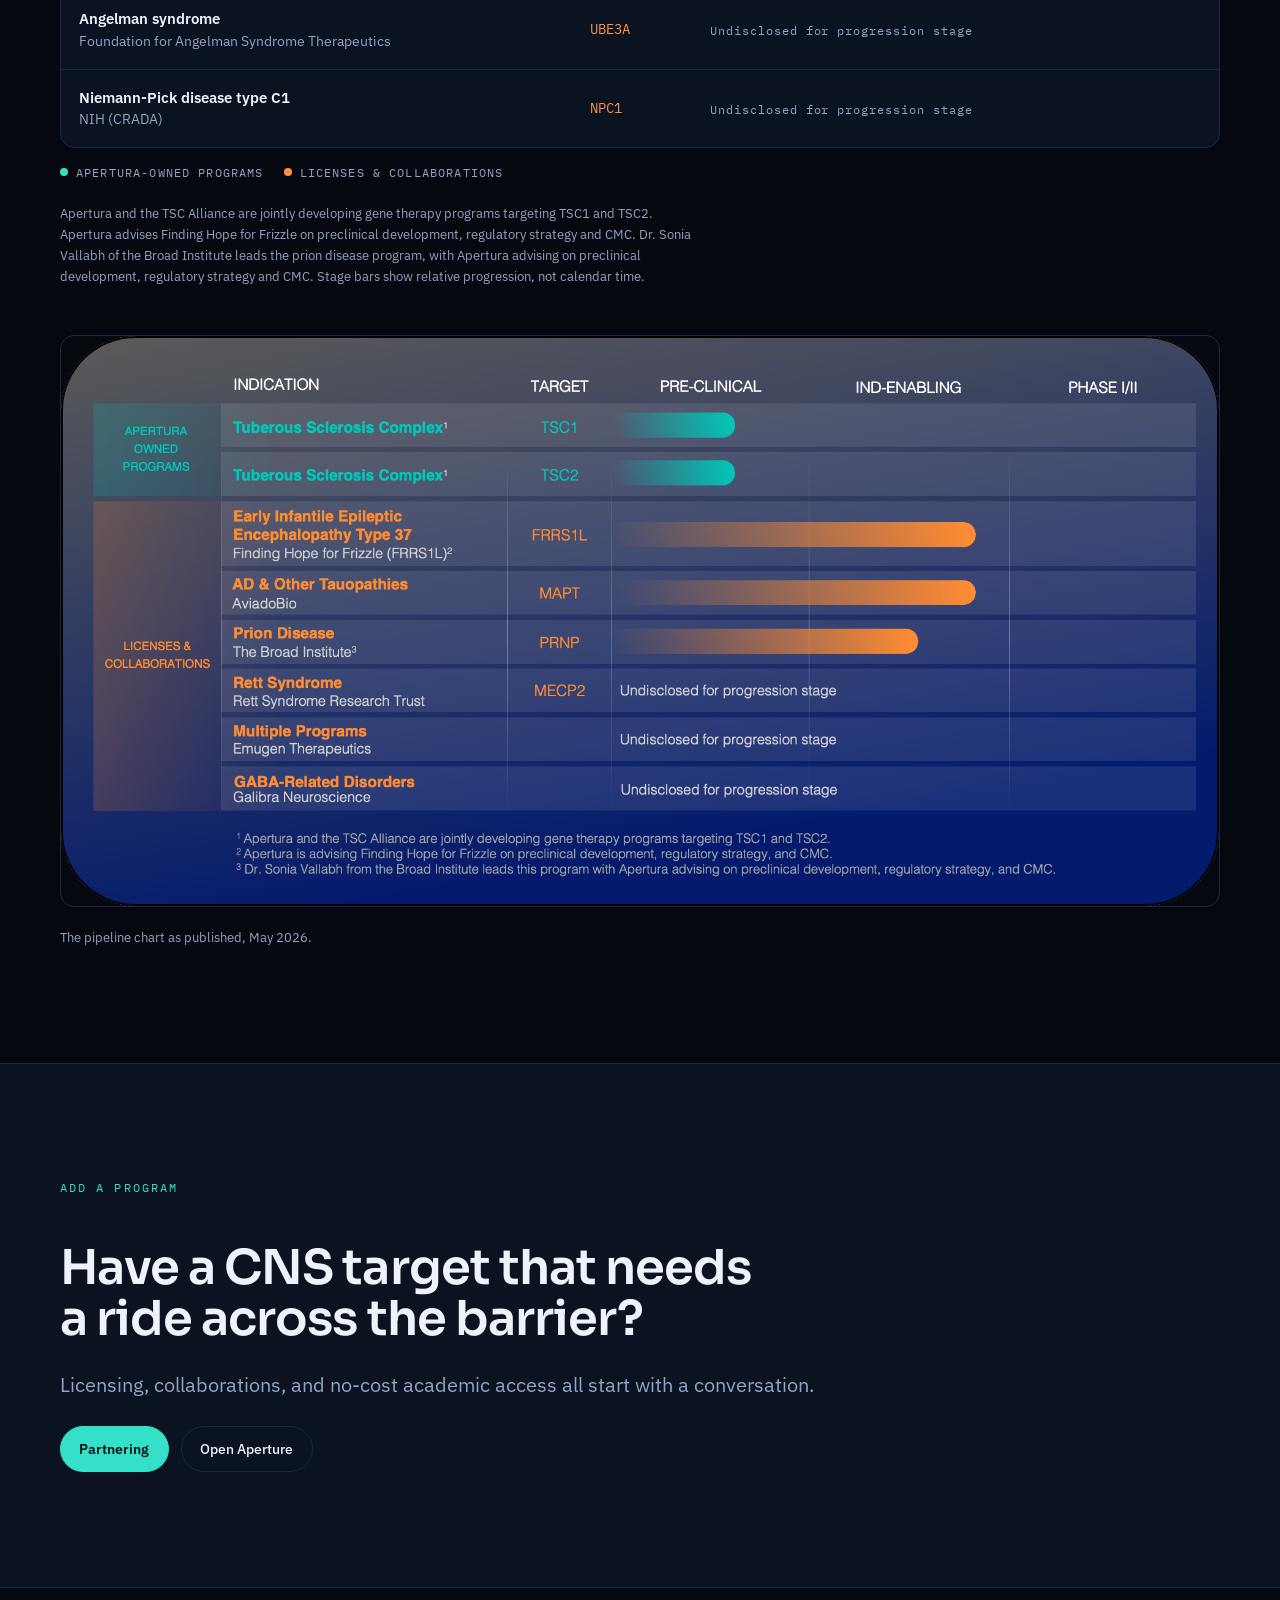
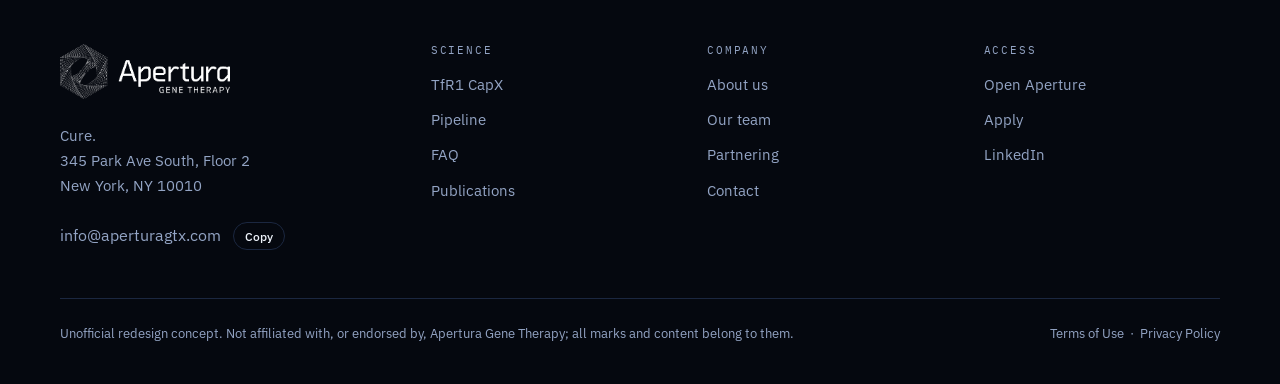
<file: pipeline.html>
<!doctype html>
<html lang="en">
<head>
<meta charset="utf-8">
<meta name="viewport" content="width=device-width, initial-scale=1, viewport-fit=cover">
<title>Apertura Pipeline</title>
<meta name="description" content="Apertura-owned and partnered gene therapy programs using the TfR1 CapX capsid, across tuberous sclerosis complex, prion disease, Rett syndrome and more.">
<meta name="robots" content="noindex">
<link rel="icon" href="assets/favicon.png">
<link rel="preconnect" href="https://fonts.googleapis.com">
<link rel="preconnect" href="https://fonts.gstatic.com" crossorigin>
<link rel="stylesheet" href="https://fonts.googleapis.com/css2?family=Sora:wght@400;500;600;700&family=IBM+Plex+Sans:wght@400;500;600&family=IBM+Plex+Mono:wght@400;500&display=swap">
<link rel="stylesheet" href="styles.css">
</head>
<body>

<header class="topbar">
  <div class="wrap topbar-inner">
    <a class="brand" href="index.html" aria-label="Apertura Gene Therapy — home">
      <img src="assets/logo.png" alt="Apertura Gene Therapy" width="136">
    </a>
    <button class="btn menu-btn" aria-expanded="false" aria-controls="sitenav"><span class="menu-label">Menu</span></button>
    <nav class="nav" id="sitenav">
      <a href="science.html">Science</a>
      <a href="pipeline.html" aria-current="page">Pipeline</a>
      <a href="open-aperture.html">Open Aperture</a>
      <a href="partnering.html">Partnering</a>
      <a href="team.html">Team</a>
      <a href="news.html">News</a>
      <a class="btn btn-solid" href="contact.html">Contact</a>
    </nav>
  </div>
</header>

<main>
  <section class="hero" style="padding-block:clamp(3.5rem,8vw,6rem) clamp(2.5rem,5vw,4rem)">
    <div class="hero-glow" aria-hidden="true"></div>
    <div class="wrap stack">
      <p class="eyebrow">Science &middot; Pipeline</p>
      <h1 class="h-page">Programs advancing<br>on TfR1 CapX.</h1>
      <p class="lede">Apertura advances its own tuberous sclerosis complex programs and partners across the life sciences so that more patients can reach a gene therapy sooner.</p>
      
    </div>
  </section>

  <section class="band band-pad">
    <div class="wrap">
      <div class="sec-head reveal">
        <p class="eyebrow">Development programs</p>
        <h2 class="h-sec">Drug development programs using TfR1 CapX</h2>
      </div>
      <div class="reveal">
        <div class="table-scroll">
          <table class="pipeline">
            <thead><tr><th scope="col">Indication</th><th scope="col">Target</th><th scope="col">Pre-clinical &rarr; IND-enabling &rarr; Phase I/II</th></tr></thead>
            <tbody>
              <tr><td class="ind">Tuberous Sclerosis Complex<span class="org">Apertura &middot; jointly with the TSC Alliance</span></td><td class="target">TSC1</td><td><div class="progress"><span style="width:38%"></span></div></td></tr>
              <tr><td class="ind">Tuberous Sclerosis Complex<span class="org">Apertura &middot; jointly with the TSC Alliance</span></td><td class="target">TSC2</td><td><div class="progress"><span style="width:38%"></span></div></td></tr>
              <tr class="partnered"><td class="ind">Early Infantile Epileptic Encephalopathy Type 37<span class="org">Finding Hope for Frizzle (FRRS1L)</span></td><td class="target">FRRS1L</td><td><div class="progress"><span style="width:74%"></span></div></td></tr>
              <tr class="partnered"><td class="ind">Alzheimer's disease &amp; other tauopathies<span class="org">AviadoBio</span></td><td class="target">MAPT</td><td><div class="progress"><span style="width:74%"></span></div></td></tr>
              <tr class="partnered"><td class="ind">Prion disease<span class="org">The Broad Institute</span></td><td class="target">PRNP</td><td><div class="progress"><span style="width:64%"></span></div></td></tr>
              <tr class="partnered"><td class="ind">Rett syndrome<span class="org">Rett Syndrome Research Trust</span></td><td class="target">MECP2</td><td><span class="undisclosed">Undisclosed for progression stage</span></td></tr>
              <tr class="partnered"><td class="ind">Multiple programs<span class="org">Emugen Therapeutics</span></td><td class="target">&mdash;</td><td><span class="undisclosed">Undisclosed for progression stage</span></td></tr>
              <tr class="partnered"><td class="ind">GABA-related disorders<span class="org">Galibra Neuroscience</span></td><td class="target">&mdash;</td><td><span class="undisclosed">Undisclosed for progression stage</span></td></tr>
              <tr class="partnered"><td class="ind">Friedreich ataxia<span class="org">Lexeo Therapeutics</span></td><td class="target">FXN</td><td><span class="undisclosed">Undisclosed for progression stage</span></td></tr>
              <tr class="partnered"><td class="ind">Angelman syndrome<span class="org">Foundation for Angelman Syndrome Therapeutics</span></td><td class="target">UBE3A</td><td><span class="undisclosed">Undisclosed for progression stage</span></td></tr>
              <tr class="partnered"><td class="ind">Niemann-Pick disease type C1<span class="org">NIH (CRADA)</span></td><td class="target">NPC1</td><td><span class="undisclosed">Undisclosed for progression stage</span></td></tr>
            </tbody>
          </table>
        </div>
        <div class="stage-key">
          <span><i class="dot own"></i>Apertura-owned programs</span>
          <span><i class="dot part"></i>Licenses &amp; collaborations</span>
        </div>
        <p class="fn">Apertura and the TSC Alliance are jointly developing gene therapy programs targeting TSC1 and TSC2. Apertura advises Finding Hope for Frizzle on preclinical development, regulatory strategy and CMC. Dr.&nbsp;Sonia Vallabh of the Broad Institute leads the prion disease program, with Apertura advising on preclinical development, regulatory strategy and CMC. Stage bars show relative progression, not calendar time.</p>
      </div>
      <figure class="reveal" style="margin:3rem 0 0">
        <img src="assets/pipeline.png" alt="Apertura development pipeline chart as of May 2026" style="border-radius:14px;border:1px solid var(--ink-line)">
        <figcaption class="fn">The pipeline chart as published, May 2026.</figcaption>
      </figure>
    </div>
  </section>

  <section class="band cta band-pad">
    <div class="wrap">
      <p class="eyebrow">Add a program</p>
      <h2 class="h-sec">Have a CNS target that needs a ride across the barrier?</h2>
      <p class="lede">Licensing, collaborations, and no-cost academic access all start with a conversation.</p>
      <div class="btn-row"><a class="btn btn-solid" href="partnering.html">Partnering</a><a class="btn" href="open-aperture.html">Open Aperture</a></div>
    </div>
  </section>

</main>

<footer>
  <div class="wrap">
    <div class="foot-grid">
      <div class="stack">
        <img src="assets/logo.png" alt="Apertura Gene Therapy" width="170">
        <address>
          Cure.<br>345 Park Ave South, Floor 2<br>New York, NY 10010
        </address>
        <p><span data-copy-source style="color:var(--haze)">info@aperturagtx.com</span>
          <button class="btn" data-copy="info@aperturagtx.com" style="padding:.3rem .7rem;font-size:.78rem;margin-left:.5rem"><span class="copy-label">Copy</span></button>
        </p>
      </div>
      <div>
        <h4>Science</h4>
        <ul>
          <li><a href="science.html">TfR1 CapX</a></li>
          <li><a href="pipeline.html">Pipeline</a></li>
          <li><a href="faq.html">FAQ</a></li>
          <li><a href="news.html#publications">Publications</a></li>
        </ul>
      </div>
      <div>
        <h4>Company</h4>
        <ul>
          <li><a href="about.html">About us</a></li>
          <li><a href="team.html">Our team</a></li>
          <li><a href="partnering.html">Partnering</a></li>
          <li><a href="contact.html">Contact</a></li>
        </ul>
      </div>
      <div>
        <h4>Access</h4>
        <ul>
          <li><a href="open-aperture.html">Open Aperture</a></li>
          <li><a href="open-aperture.html#apply">Apply</a></li>
          <li><a href="https://www.linkedin.com/company/apertura-gene-therapy">LinkedIn</a></li>
        </ul>
      </div>
    </div>
    <div class="foot-bottom">
      <span>Unofficial redesign concept. Not affiliated with, or endorsed by, Apertura Gene Therapy; all marks and content belong to them.</span>
      <span><a href="https://aperturagtx.com/terms-of-use/">Terms of Use</a> &nbsp;&middot;&nbsp; <a href="https://aperturagtx.com/privacy-policy/">Privacy Policy</a></span>
    </div>
  </div>
</footer>

<script src="site.js"></script>
</body>
</html>
</file>
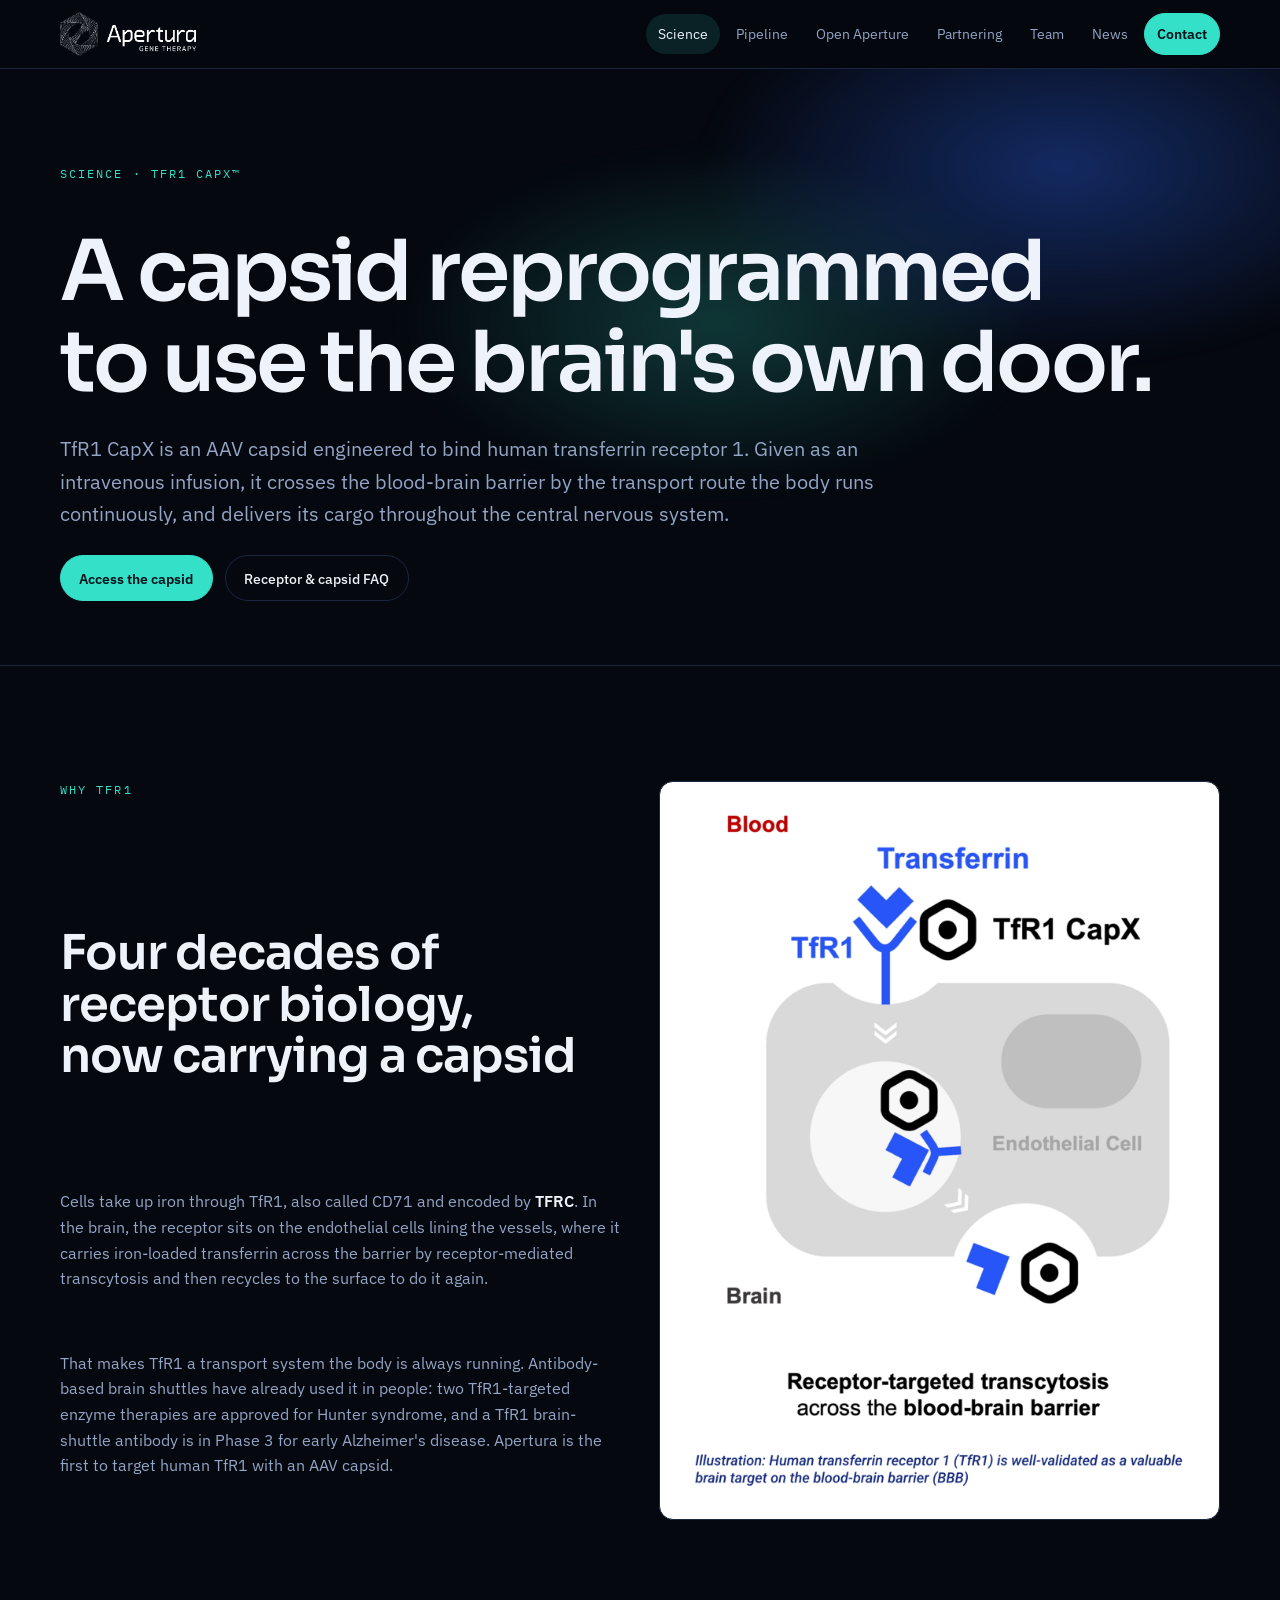
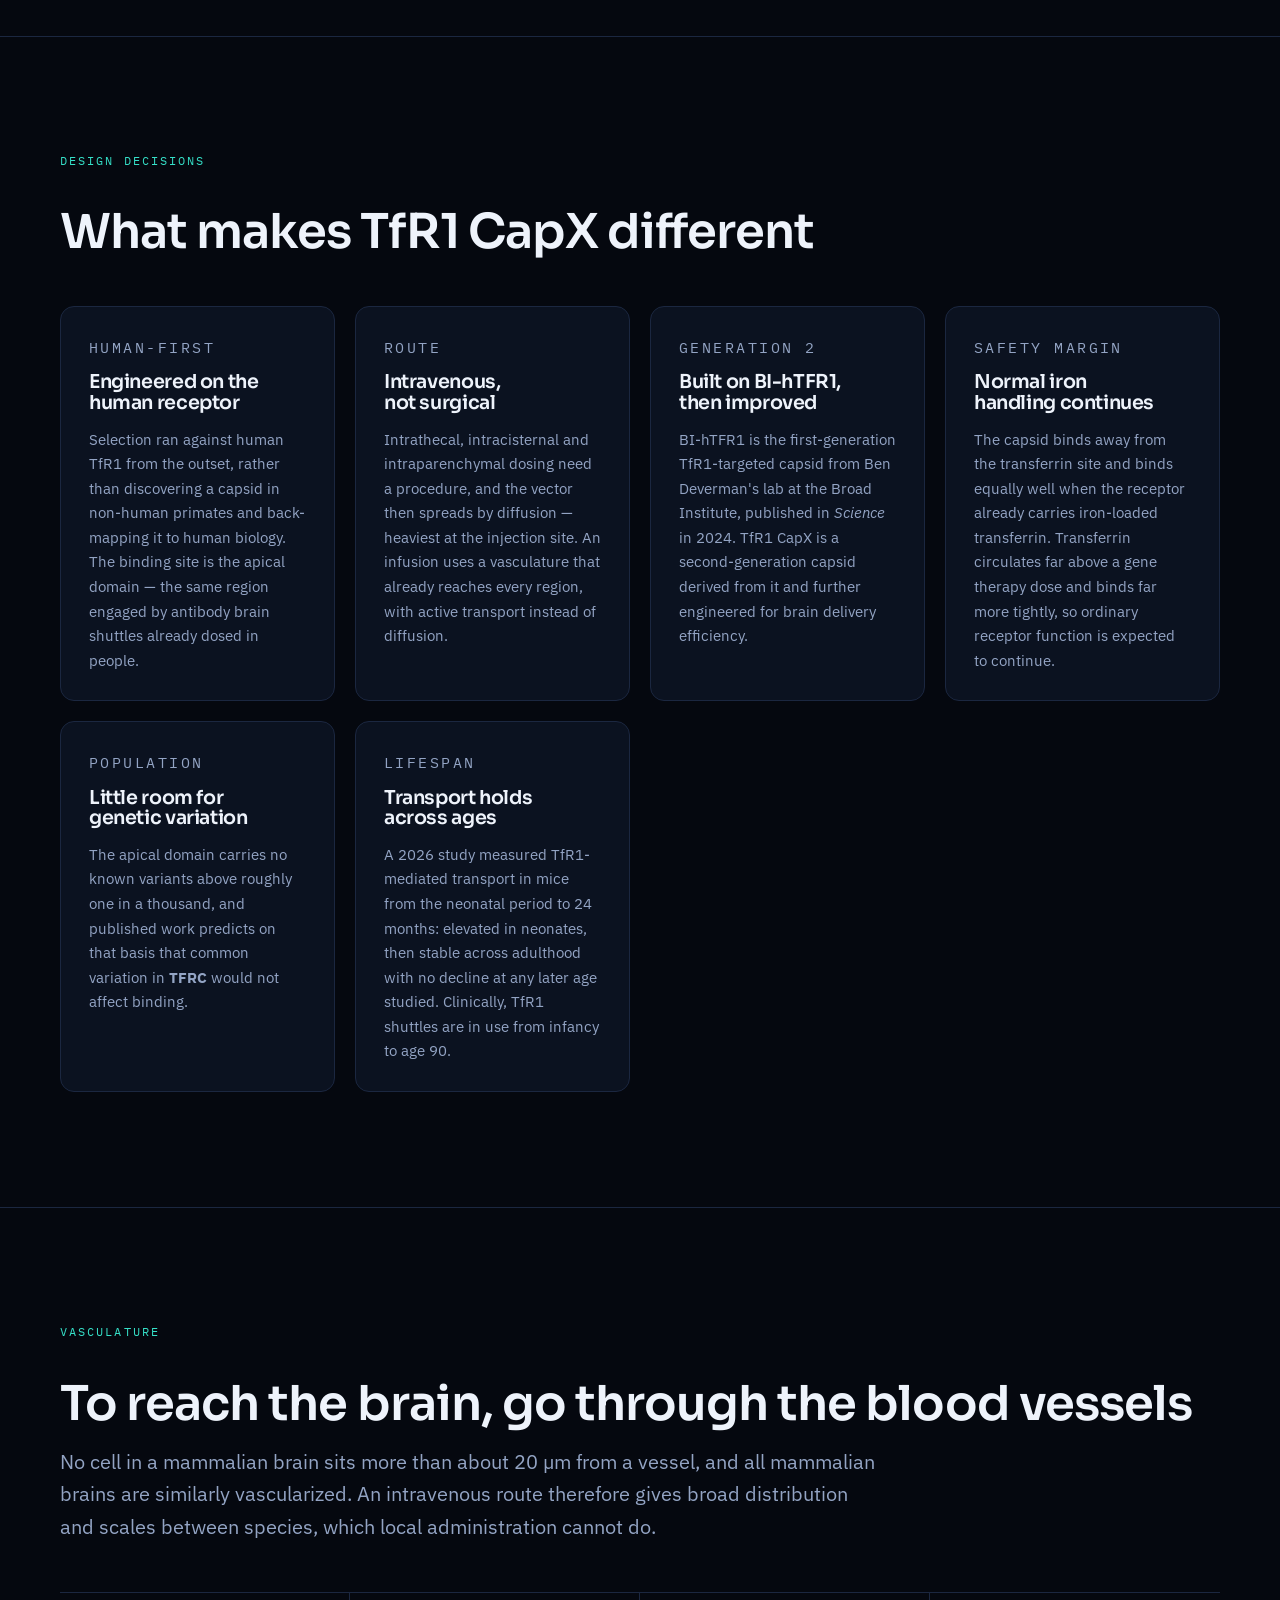
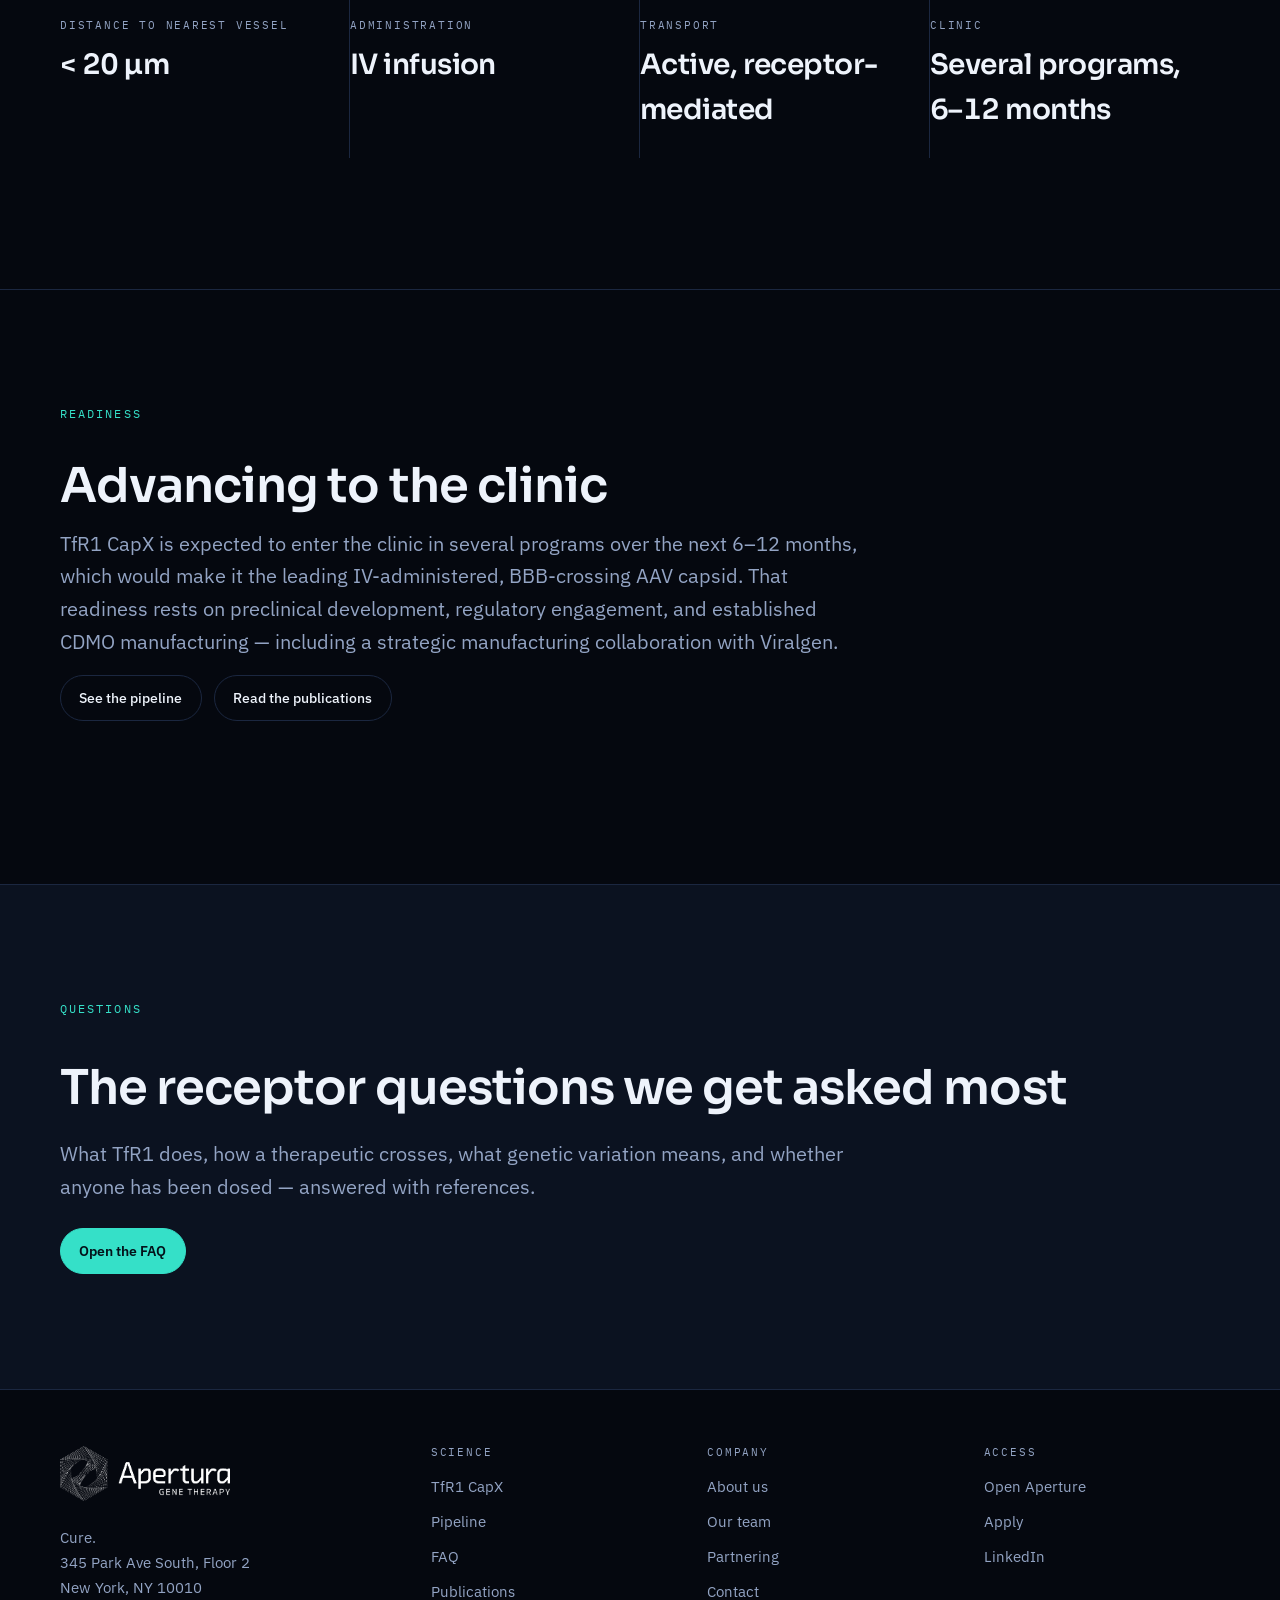
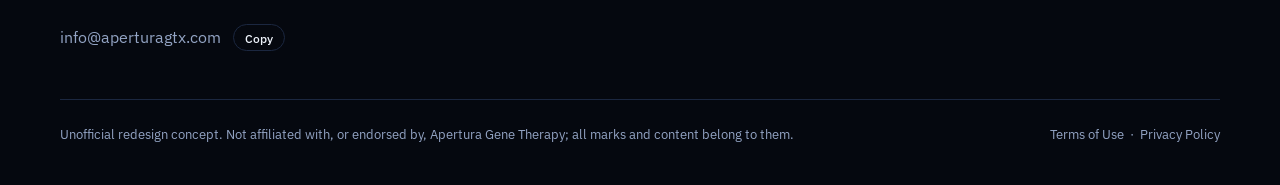
<file: science.html>
<!doctype html>
<html lang="en">
<head>
<meta charset="utf-8">
<meta name="viewport" content="width=device-width, initial-scale=1, viewport-fit=cover">
<title>TfR1 CapX</title>
<meta name="description" content="TfR1 CapX is an AAV capsid engineered to bind human transferrin receptor 1, crossing the blood-brain barrier after IV infusion for broad CNS delivery.">
<meta name="robots" content="noindex">
<link rel="icon" href="assets/favicon.png">
<link rel="preconnect" href="https://fonts.googleapis.com">
<link rel="preconnect" href="https://fonts.gstatic.com" crossorigin>
<link rel="stylesheet" href="https://fonts.googleapis.com/css2?family=Sora:wght@400;500;600;700&family=IBM+Plex+Sans:wght@400;500;600&family=IBM+Plex+Mono:wght@400;500&display=swap">
<link rel="stylesheet" href="styles.css">
</head>
<body>

<header class="topbar">
  <div class="wrap topbar-inner">
    <a class="brand" href="index.html" aria-label="Apertura Gene Therapy — home">
      <img src="assets/logo.png" alt="Apertura Gene Therapy" width="136">
    </a>
    <button class="btn menu-btn" aria-expanded="false" aria-controls="sitenav"><span class="menu-label">Menu</span></button>
    <nav class="nav" id="sitenav">
      <a href="science.html" aria-current="page">Science</a>
      <a href="pipeline.html">Pipeline</a>
      <a href="open-aperture.html">Open Aperture</a>
      <a href="partnering.html">Partnering</a>
      <a href="team.html">Team</a>
      <a href="news.html">News</a>
      <a class="btn btn-solid" href="contact.html">Contact</a>
    </nav>
  </div>
</header>

<main>
  <section class="hero" style="padding-block:clamp(3.5rem,8vw,6rem) clamp(2.5rem,5vw,4rem)">
    <div class="hero-glow" aria-hidden="true"></div>
    <div class="wrap stack">
      <p class="eyebrow">Science &middot; TfR1 CapX&trade;</p>
      <h1 class="h-page">A capsid reprogrammed<br>to use the brain's own door.</h1>
      <p class="lede">TfR1 CapX is an AAV capsid engineered to bind human transferrin receptor 1. Given as an intravenous infusion, it crosses the blood-brain barrier by the transport route the body runs continuously, and delivers its cargo throughout the central nervous system.</p>
      <div class="btn-row"><a class="btn btn-solid" href="open-aperture.html">Access the capsid</a><a class="btn" href="faq.html">Receptor &amp; capsid FAQ</a></div>
    </div>
  </section>

  <section class="band band-pad">
    <div class="wrap cols-2">
      <div class="stack reveal">
        <p class="eyebrow">Why TfR1</p>
        <h2 class="h-sec">Four decades of receptor biology, now carrying a capsid</h2>
        <div class="prose">
          <p>Cells take up iron through TfR1, also called CD71 and encoded by <strong>TFRC</strong>. In the brain, the receptor sits on the endothelial cells lining the vessels, where it carries iron-loaded transferrin across the barrier by receptor-mediated transcytosis and then recycles to the surface to do it again.</p>
          <p>That makes TfR1 a transport system the body is always running. Antibody-based brain shuttles have already used it in people: two TfR1-targeted enzyme therapies are approved for Hunter syndrome, and a TfR1 brain-shuttle antibody is in Phase&nbsp;3 for early Alzheimer's disease. Apertura is the first to target human TfR1 with an AAV capsid.</p>
        </div>
      </div>
      <div class="reveal"><img src="assets/transferrin-diagram.png" alt="Diagram of receptor-targeted transcytosis across the blood-brain barrier" style="border-radius:14px;background:#fff;padding:1.25rem;border:1px solid var(--ink-line)"></div>
    </div>
  </section>

  <section class="band band-pad">
    <div class="wrap">
      <div class="sec-head reveal">
        <p class="eyebrow">Design decisions</p>
        <h2 class="h-sec">What makes TfR1 CapX different</h2>
      </div>
      <div class="cols-3">
        <article class="card reveal">
          <p class="card-num">HUMAN-FIRST</p>
          <h3>Engineered on the human receptor</h3>
          <p>Selection ran against human TfR1 from the outset, rather than discovering a capsid in non-human primates and back-mapping it to human biology. The binding site is the apical domain &mdash; the same region engaged by antibody brain shuttles already dosed in people.</p>
        </article>
        <article class="card reveal">
          <p class="card-num">ROUTE</p>
          <h3>Intravenous, not surgical</h3>
          <p>Intrathecal, intracisternal and intraparenchymal dosing need a procedure, and the vector then spreads by diffusion &mdash; heaviest at the injection site. An infusion uses a vasculature that already reaches every region, with active transport instead of diffusion.</p>
        </article>
        <article class="card reveal">
          <p class="card-num">GENERATION 2</p>
          <h3>Built on BI-hTFR1, then improved</h3>
          <p>BI-hTFR1 is the first-generation TfR1-targeted capsid from Ben Deverman's lab at the Broad Institute, published in <em>Science</em> in 2024. TfR1 CapX is a second-generation capsid derived from it and further engineered for brain delivery efficiency.</p>
        </article>
        <article class="card reveal">
          <p class="card-num">SAFETY MARGIN</p>
          <h3>Normal iron handling continues</h3>
          <p>The capsid binds away from the transferrin site and binds equally well when the receptor already carries iron-loaded transferrin. Transferrin circulates far above a gene therapy dose and binds far more tightly, so ordinary receptor function is expected to continue.</p>
        </article>
        <article class="card reveal">
          <p class="card-num">POPULATION</p>
          <h3>Little room for genetic variation</h3>
          <p>The apical domain carries no known variants above roughly one in a thousand, and published work predicts on that basis that common variation in <strong>TFRC</strong> would not affect binding.</p>
        </article>
        <article class="card reveal">
          <p class="card-num">LIFESPAN</p>
          <h3>Transport holds across ages</h3>
          <p>A 2026 study measured TfR1-mediated transport in mice from the neonatal period to 24 months: elevated in neonates, then stable across adulthood with no decline at any later age studied. Clinically, TfR1 shuttles are in use from infancy to age 90.</p>
        </article>
      </div>
    </div>
  </section>

  <section class="band band-pad">
    <div class="wrap">
      <div class="sec-head reveal">
        <p class="eyebrow">Vasculature</p>
        <h2 class="h-sec">To reach the brain, go through the blood vessels</h2>
        <p class="lede">No cell in a mammalian brain sits more than about 20&nbsp;&micro;m from a vessel, and all mammalian brains are similarly vascularized. An intravenous route therefore gives broad distribution and scales between species, which local administration cannot do.</p>
      </div>
      <dl class="strip reveal">
        <div><dt>Distance to nearest vessel</dt><dd>&lt; 20 &micro;m</dd></div>
        <div><dt>Administration</dt><dd>IV infusion</dd></div>
        <div><dt>Transport</dt><dd>Active, receptor-mediated</dd></div>
        <div><dt>Clinic</dt><dd>Several programs, 6&ndash;12 months</dd></div>
      </dl>
    </div>
  </section>

  <section class="band band-pad">
    <div class="wrap">
      <div class="sec-head reveal">
        <p class="eyebrow">Readiness</p>
        <h2 class="h-sec">Advancing to the clinic</h2>
        <p class="lede">TfR1 CapX is expected to enter the clinic in several programs over the next 6&ndash;12 months, which would make it the leading IV-administered, BBB-crossing AAV capsid. That readiness rests on preclinical development, regulatory engagement, and established CDMO manufacturing &mdash; including a strategic manufacturing collaboration with Viralgen.</p>
        <div class="btn-row"><a class="btn" href="pipeline.html">See the pipeline</a><a class="btn" href="news.html#publications">Read the publications</a></div>
      </div>
    </div>
  </section>

  <section class="band cta band-pad">
    <div class="wrap">
      <p class="eyebrow">Questions</p>
      <h2 class="h-sec">The receptor questions we get asked most</h2>
      <p class="lede">What TfR1 does, how a therapeutic crosses, what genetic variation means, and whether anyone has been dosed &mdash; answered with references.</p>
      <div class="btn-row"><a class="btn btn-solid" href="faq.html">Open the FAQ</a></div>
    </div>
  </section>

</main>

<footer>
  <div class="wrap">
    <div class="foot-grid">
      <div class="stack">
        <img src="assets/logo.png" alt="Apertura Gene Therapy" width="170">
        <address>
          Cure.<br>345 Park Ave South, Floor 2<br>New York, NY 10010
        </address>
        <p><span data-copy-source style="color:var(--haze)">info@aperturagtx.com</span>
          <button class="btn" data-copy="info@aperturagtx.com" style="padding:.3rem .7rem;font-size:.78rem;margin-left:.5rem"><span class="copy-label">Copy</span></button>
        </p>
      </div>
      <div>
        <h4>Science</h4>
        <ul>
          <li><a href="science.html">TfR1 CapX</a></li>
          <li><a href="pipeline.html">Pipeline</a></li>
          <li><a href="faq.html">FAQ</a></li>
          <li><a href="news.html#publications">Publications</a></li>
        </ul>
      </div>
      <div>
        <h4>Company</h4>
        <ul>
          <li><a href="about.html">About us</a></li>
          <li><a href="team.html">Our team</a></li>
          <li><a href="partnering.html">Partnering</a></li>
          <li><a href="contact.html">Contact</a></li>
        </ul>
      </div>
      <div>
        <h4>Access</h4>
        <ul>
          <li><a href="open-aperture.html">Open Aperture</a></li>
          <li><a href="open-aperture.html#apply">Apply</a></li>
          <li><a href="https://www.linkedin.com/company/apertura-gene-therapy">LinkedIn</a></li>
        </ul>
      </div>
    </div>
    <div class="foot-bottom">
      <span>Unofficial redesign concept. Not affiliated with, or endorsed by, Apertura Gene Therapy; all marks and content belong to them.</span>
      <span><a href="https://aperturagtx.com/terms-of-use/">Terms of Use</a> &nbsp;&middot;&nbsp; <a href="https://aperturagtx.com/privacy-policy/">Privacy Policy</a></span>
    </div>
  </div>
</footer>

<script src="site.js"></script>
</body>
</html>
</file>
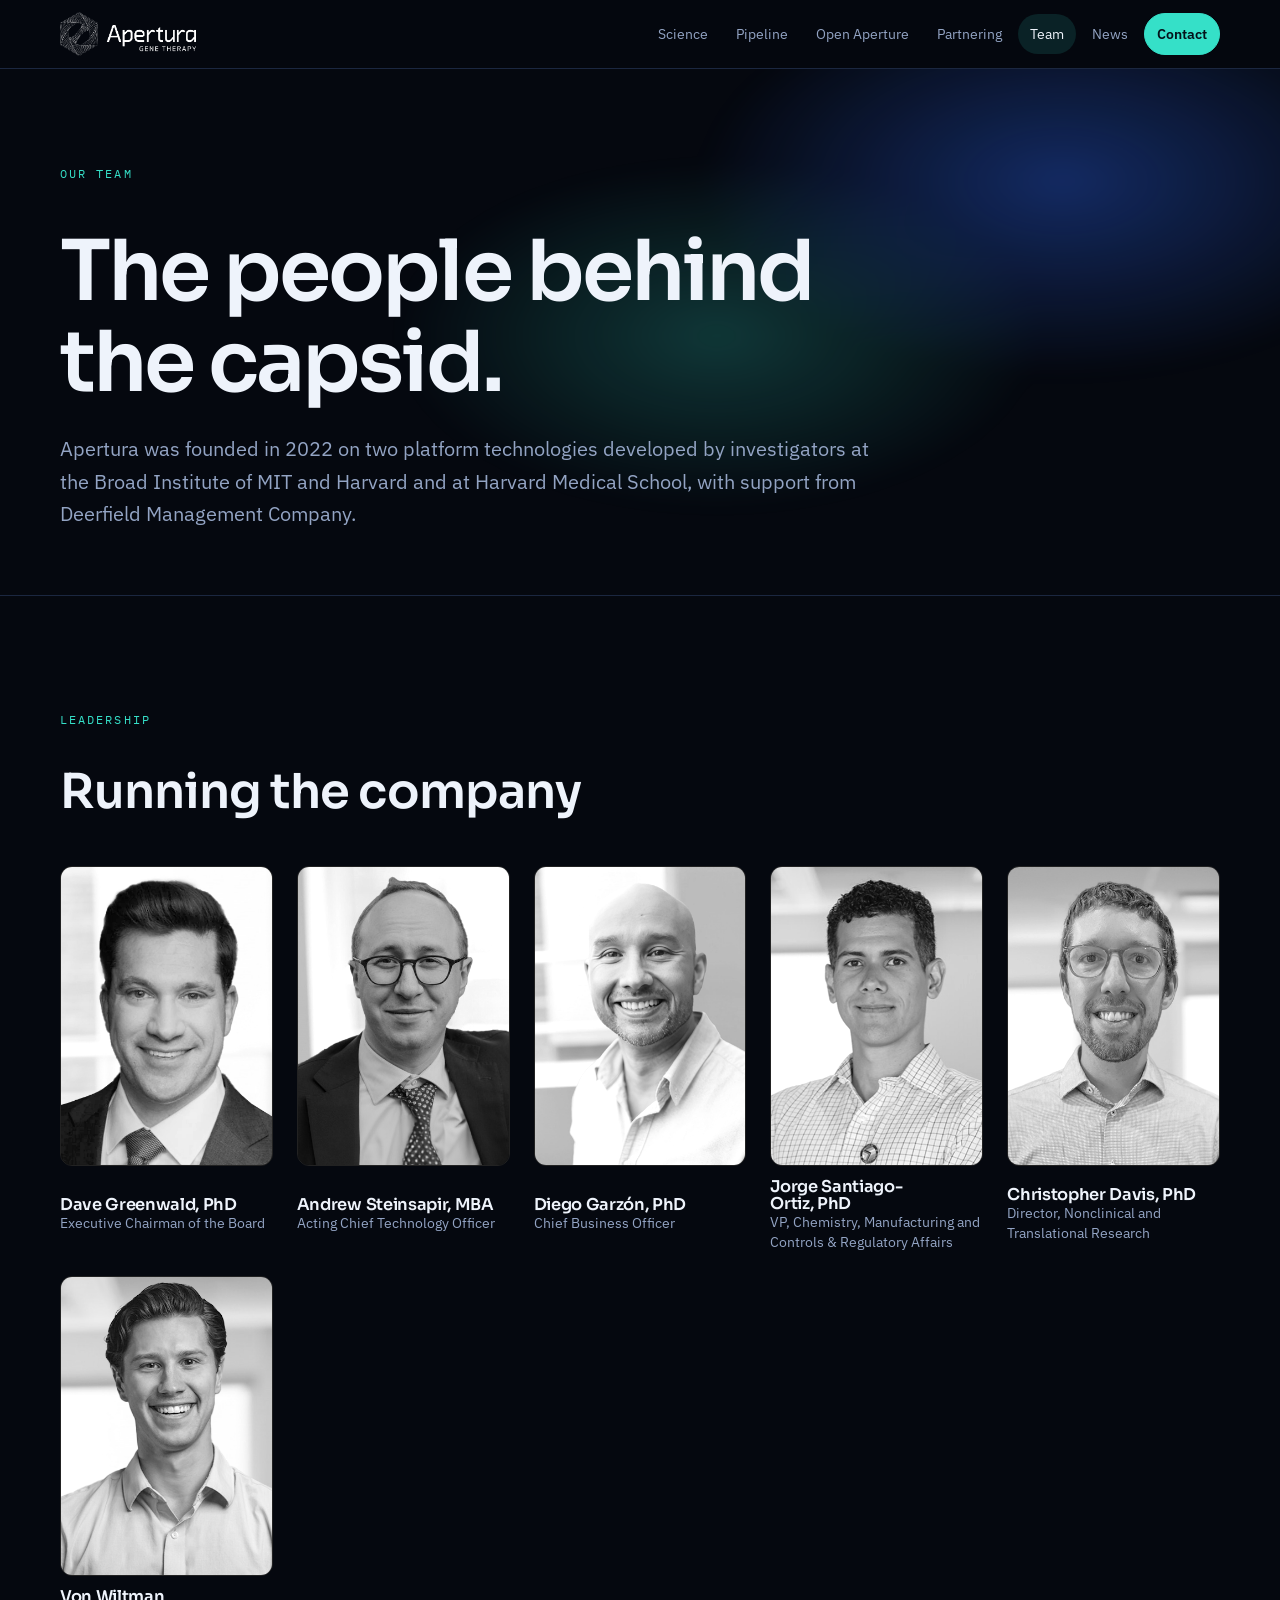
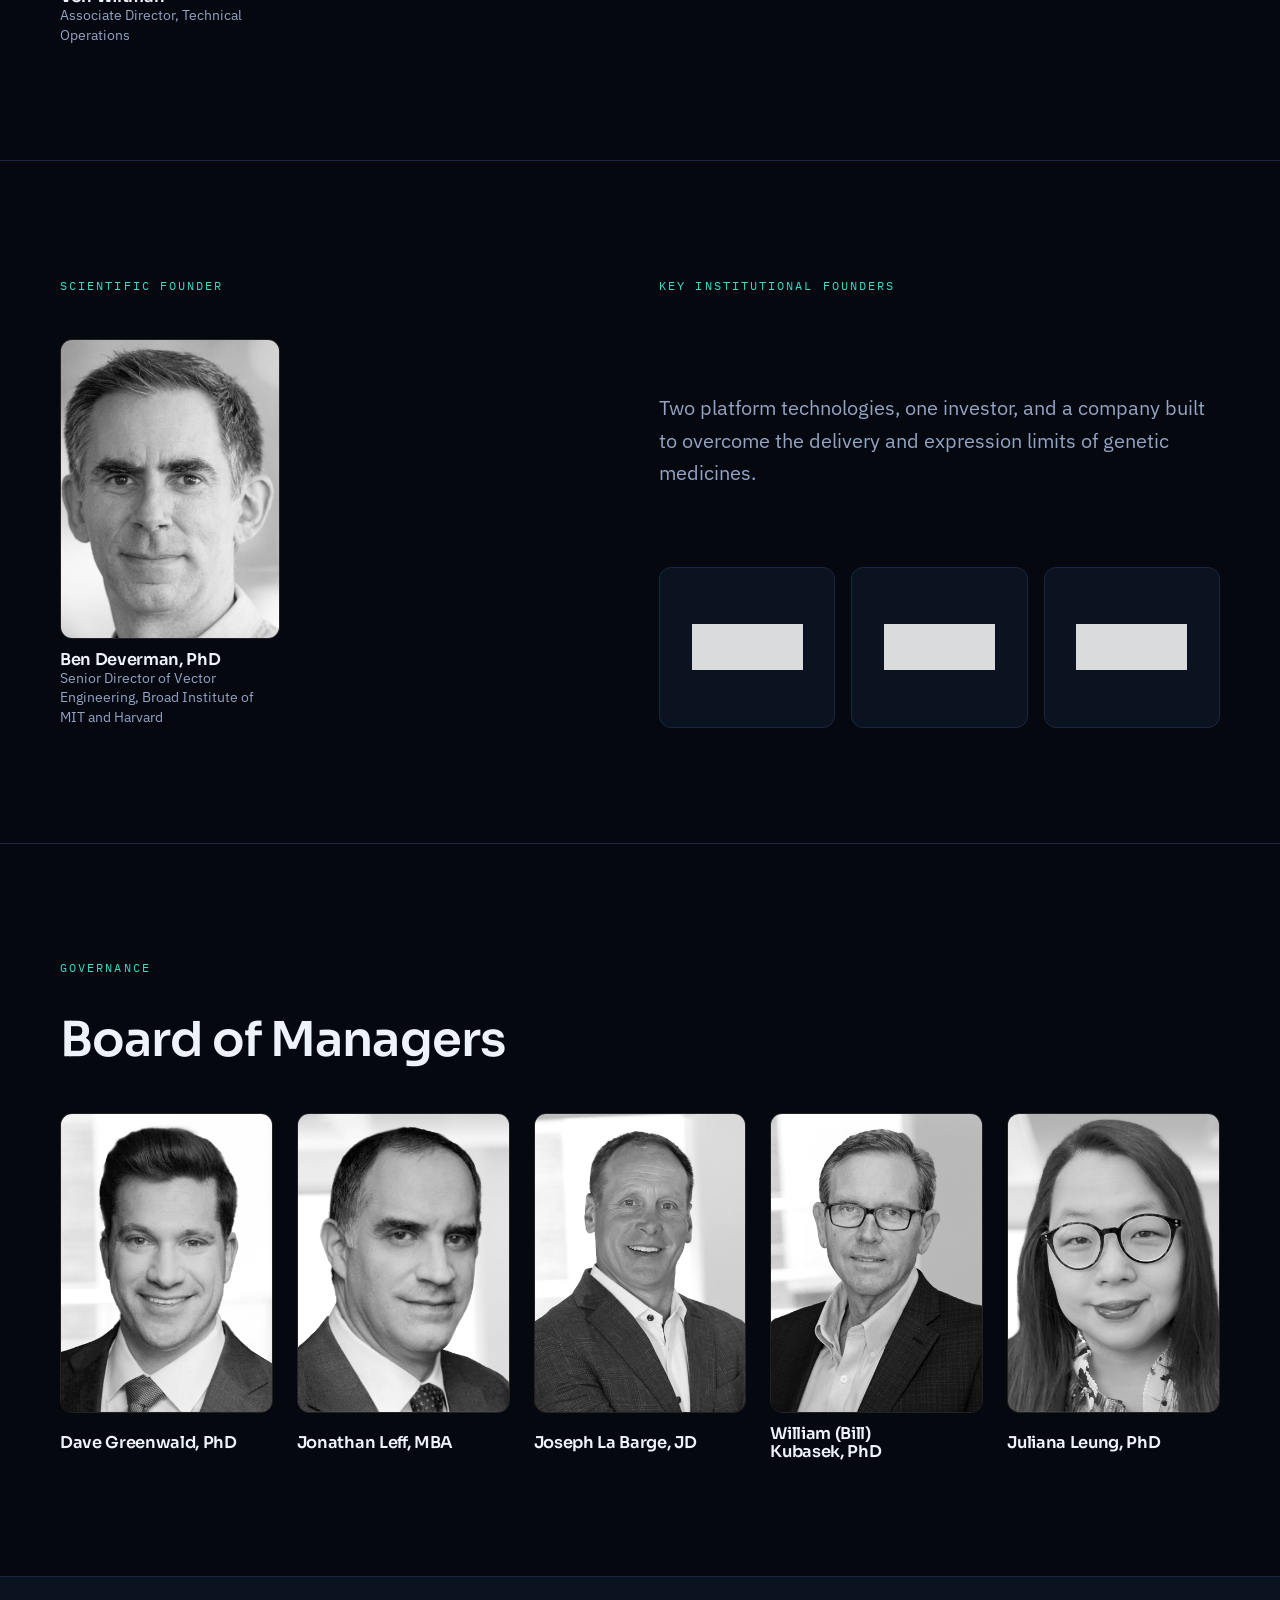
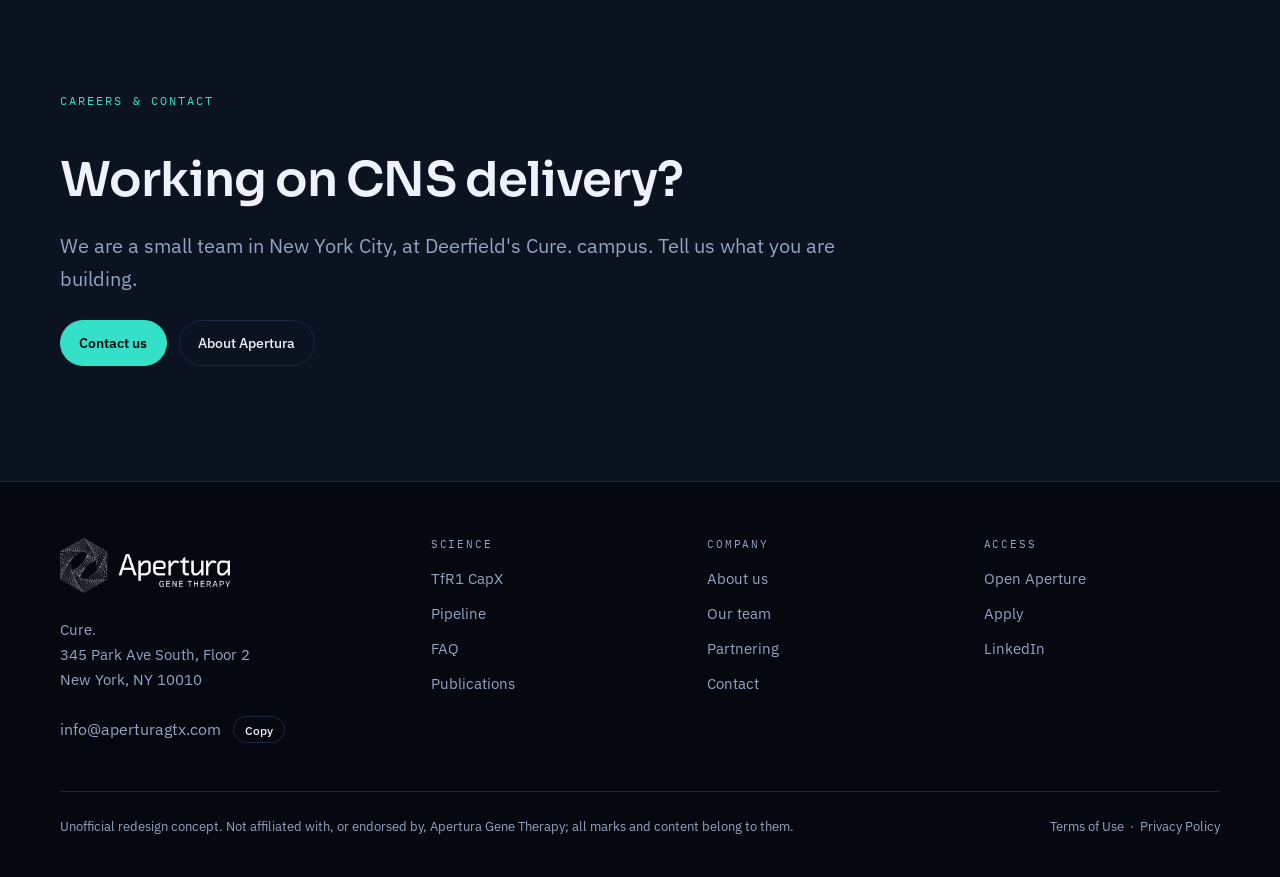
<file: team.html>
<!doctype html>
<html lang="en">
<head>
<meta charset="utf-8">
<meta name="viewport" content="width=device-width, initial-scale=1, viewport-fit=cover">
<title>Apertura Team</title>
<meta name="description" content="Leadership, scientific founder and Board of Managers of Apertura Gene Therapy, founded in 2022 out of the Broad Institute and Harvard Medical School.">
<meta name="robots" content="noindex">
<link rel="icon" href="assets/favicon.png">
<link rel="preconnect" href="https://fonts.googleapis.com">
<link rel="preconnect" href="https://fonts.gstatic.com" crossorigin>
<link rel="stylesheet" href="https://fonts.googleapis.com/css2?family=Sora:wght@400;500;600;700&family=IBM+Plex+Sans:wght@400;500;600&family=IBM+Plex+Mono:wght@400;500&display=swap">
<link rel="stylesheet" href="styles.css">
</head>
<body>

<header class="topbar">
  <div class="wrap topbar-inner">
    <a class="brand" href="index.html" aria-label="Apertura Gene Therapy — home">
      <img src="assets/logo.png" alt="Apertura Gene Therapy" width="136">
    </a>
    <button class="btn menu-btn" aria-expanded="false" aria-controls="sitenav"><span class="menu-label">Menu</span></button>
    <nav class="nav" id="sitenav">
      <a href="science.html">Science</a>
      <a href="pipeline.html">Pipeline</a>
      <a href="open-aperture.html">Open Aperture</a>
      <a href="partnering.html">Partnering</a>
      <a href="team.html" aria-current="page">Team</a>
      <a href="news.html">News</a>
      <a class="btn btn-solid" href="contact.html">Contact</a>
    </nav>
  </div>
</header>

<main>
  <section class="hero" style="padding-block:clamp(3.5rem,8vw,6rem) clamp(2.5rem,5vw,4rem)">
    <div class="hero-glow" aria-hidden="true"></div>
    <div class="wrap stack">
      <p class="eyebrow">Our team</p>
      <h1 class="h-page">The people behind<br>the capsid.</h1>
      <p class="lede">Apertura was founded in 2022 on two platform technologies developed by investigators at the Broad Institute of MIT and Harvard and at Harvard Medical School, with support from Deerfield Management Company.</p>
      
    </div>
  </section>

  <section class="band band-pad">
    <div class="wrap">
      <div class="sec-head reveal"><p class="eyebrow">Leadership</p><h2 class="h-sec">Running the company</h2></div>
      <div class="people">
        <article class="person reveal"><img src="assets/team/dave-greenwald.png" alt="Dave Greenwald, PhD" loading="lazy" width="300" height="300"><div><h3>Dave Greenwald, PhD</h3><p>Executive Chairman of the Board</p></div></article>
        <article class="person reveal"><img src="assets/team/andrew-steinsapir.jpg" alt="Andrew Steinsapir, MBA" loading="lazy" width="300" height="300"><div><h3>Andrew Steinsapir, MBA</h3><p>Acting Chief Technology Officer</p></div></article>
        <article class="person reveal"><img src="assets/team/diego-garzon.png" alt="Diego Garzn, PhD" loading="lazy" width="300" height="300"><div><h3>Diego Garz&oacute;n, PhD</h3><p>Chief Business Officer</p></div></article>
        <article class="person reveal"><img src="assets/team/jorge-santiago-ortiz.png" alt="Jorge Santiago-Ortiz, PhD" loading="lazy" width="300" height="300"><div><h3>Jorge Santiago-Ortiz, PhD</h3><p>VP, Chemistry, Manufacturing and Controls &amp; Regulatory Affairs</p></div></article>
        <article class="person reveal"><img src="assets/team/christopher-davis.png" alt="Christopher Davis, PhD" loading="lazy" width="300" height="300"><div><h3>Christopher Davis, PhD</h3><p>Director, Nonclinical and Translational Research</p></div></article>
        <article class="person reveal"><img src="assets/team/von-wiltman.png" alt="Von Wiltman" loading="lazy" width="300" height="300"><div><h3>Von Wiltman</h3><p>Associate Director, Technical Operations</p></div></article>
      </div>
    </div>
  </section>

  <section class="band band-pad">
    <div class="wrap cols-2">
      <div class="stack reveal">
        <p class="eyebrow">Scientific founder</p>
        <div class="people" style="grid-template-columns:minmax(0,220px)">
          <article class="person"><img src="assets/team/ben-deverman.png" alt="Ben Deverman" loading="lazy" width="300" height="300"><div><h3>Ben Deverman, PhD</h3><p>Senior Director of Vector Engineering, Broad Institute of MIT and Harvard</p></div></article>
        </div>
      </div>
      <div class="stack reveal">
        <p class="eyebrow">Key institutional founders</p>
        <p class="lede">Two platform technologies, one investor, and a company built to overcome the delivery and expression limits of genetic medicines.</p>
        <div class="logos">
        <div><img src="assets/partners/broad-institute.webp" alt="Broad Institute of MIT and Harvard" loading="lazy"></div>
        <div><img src="assets/partners/harvard-medical-school.webp" alt="Harvard Medical School" loading="lazy"></div>
        <div><img src="assets/partners/deerfield.webp" alt="Deerfield Management Company" loading="lazy"></div>
        </div>
      </div>
    </div>
  </section>

  <section class="band band-pad">
    <div class="wrap">
      <div class="sec-head reveal"><p class="eyebrow">Governance</p><h2 class="h-sec">Board of Managers</h2></div>
      <div class="people">
        <article class="person reveal"><img src="assets/team/dave-greenwald.png" alt="Dave Greenwald, PhD" loading="lazy" width="300" height="300"><div><h3>Dave Greenwald, PhD</h3></div></article>
        <article class="person reveal"><img src="assets/team/jonathan-leff.png" alt="Jonathan Leff, MBA" loading="lazy" width="300" height="300"><div><h3>Jonathan Leff, MBA</h3></div></article>
        <article class="person reveal"><img src="assets/team/joseph-la-barge.webp" alt="Joseph La Barge, JD" loading="lazy" width="300" height="300"><div><h3>Joseph La Barge, JD</h3></div></article>
        <article class="person reveal"><img src="assets/team/william-kubasek.png" alt="William (Bill) Kubasek, PhD" loading="lazy" width="300" height="300"><div><h3>William (Bill) Kubasek, PhD</h3></div></article>
        <article class="person reveal"><img src="assets/team/juliana-leung.png" alt="Juliana Leung, PhD" loading="lazy" width="300" height="300"><div><h3>Juliana Leung, PhD</h3></div></article>
      </div>
    </div>
  </section>

  <section class="band cta band-pad">
    <div class="wrap">
      <p class="eyebrow">Careers &amp; contact</p>
      <h2 class="h-sec">Working on CNS delivery?</h2>
      <p class="lede">We are a small team in New York City, at Deerfield's Cure. campus. Tell us what you are building.</p>
      <div class="btn-row"><a class="btn btn-solid" href="contact.html">Contact us</a><a class="btn" href="about.html">About Apertura</a></div>
    </div>
  </section>

</main>

<footer>
  <div class="wrap">
    <div class="foot-grid">
      <div class="stack">
        <img src="assets/logo.png" alt="Apertura Gene Therapy" width="170">
        <address>
          Cure.<br>345 Park Ave South, Floor 2<br>New York, NY 10010
        </address>
        <p><span data-copy-source style="color:var(--haze)">info@aperturagtx.com</span>
          <button class="btn" data-copy="info@aperturagtx.com" style="padding:.3rem .7rem;font-size:.78rem;margin-left:.5rem"><span class="copy-label">Copy</span></button>
        </p>
      </div>
      <div>
        <h4>Science</h4>
        <ul>
          <li><a href="science.html">TfR1 CapX</a></li>
          <li><a href="pipeline.html">Pipeline</a></li>
          <li><a href="faq.html">FAQ</a></li>
          <li><a href="news.html#publications">Publications</a></li>
        </ul>
      </div>
      <div>
        <h4>Company</h4>
        <ul>
          <li><a href="about.html">About us</a></li>
          <li><a href="team.html">Our team</a></li>
          <li><a href="partnering.html">Partnering</a></li>
          <li><a href="contact.html">Contact</a></li>
        </ul>
      </div>
      <div>
        <h4>Access</h4>
        <ul>
          <li><a href="open-aperture.html">Open Aperture</a></li>
          <li><a href="open-aperture.html#apply">Apply</a></li>
          <li><a href="https://www.linkedin.com/company/apertura-gene-therapy">LinkedIn</a></li>
        </ul>
      </div>
    </div>
    <div class="foot-bottom">
      <span>Unofficial redesign concept. Not affiliated with, or endorsed by, Apertura Gene Therapy; all marks and content belong to them.</span>
      <span><a href="https://aperturagtx.com/terms-of-use/">Terms of Use</a> &nbsp;&middot;&nbsp; <a href="https://aperturagtx.com/privacy-policy/">Privacy Policy</a></span>
    </div>
  </div>
</footer>

<script src="site.js"></script>
</body>
</html>
</file>
<file: styles.css>
/* Apertura Gene Therapy — rebuild
   Layout: full-bleed dark "instrument panel" — hairline-ruled bands, a wide
   content column (1200px), data set in mono, prose in a 68ch measure. */

:root {
  --ink:        #05080f;   /* page ground */
  --ink-raised: #0b1220;   /* cards, bands */
  --ink-line:   #1b2740;   /* hairlines */
  --haze:       #93a4c4;   /* secondary text, slight blue bias */
  --paper:      #eef3fb;   /* primary text */
  --cyan:       #35e0c8;   /* accent: capsid teal */
  --cobalt:     #2f6bff;   /* receptor blue */
  --ember:      #ff9144;   /* partnered programs */
  --display: "Sora", "Helvetica Neue", Arial, sans-serif;
  --body: "IBM Plex Sans", system-ui, -apple-system, Segoe UI, sans-serif;
  --mono: "IBM Plex Mono", ui-monospace, SFMono-Regular, Menlo, monospace;
  --gutter: max(20px, env(safe-area-inset-left, 0px));
  --gutter-r: max(20px, env(safe-area-inset-right, 0px));
  --wrap: 1200px;
  color-scheme: dark;
}

*, *::before, *::after { box-sizing: border-box; }

html { scroll-behavior: smooth; }
@media (prefers-reduced-motion: reduce) { html { scroll-behavior: auto; } }

body {
  margin: 0;
  background: var(--ink);
  color: var(--paper);
  font-family: var(--body);
  font-size: 1rem;
  line-height: 1.6;
  -webkit-font-smoothing: antialiased;
}

img { max-width: 100%; display: block; }
a { color: inherit; }

h1, h2, h3, h4 {
  font-family: var(--display);
  font-weight: 600;
  line-height: 1.08;
  letter-spacing: -0.02em;
  text-wrap: balance;
  margin: 0;
}

p { margin: 0; }

::selection { background: var(--cyan); color: #04121a; }

:focus-visible { outline: 2px solid var(--cyan); outline-offset: 3px; border-radius: 2px; }

/* ---------- layout primitives ---------- */

.wrap {
  width: 100%;
  max-width: var(--wrap);
  margin-inline: auto;
  padding-left: var(--gutter);
  padding-right: var(--gutter-r);
}

.band { border-top: 1px solid var(--ink-line); }
.band-pad { padding-block: clamp(4rem, 9vw, 7.5rem); }

.eyebrow {
  font-family: var(--mono);
  font-size: 0.72rem;
  letter-spacing: 0.18em;
  text-transform: uppercase;
  color: var(--cyan);
  margin: 0 0 1.25rem;
}
.eyebrow.muted { color: var(--haze); }

.lede { font-size: clamp(1.05rem, 1.6vw, 1.3rem); color: var(--haze); max-width: 68ch; }

.prose { max-width: 68ch; display: grid; gap: 1.1rem; color: var(--haze); }
.prose strong { color: var(--paper); font-weight: 600; }
.prose a { color: var(--cyan); text-underline-offset: 3px; }

.h-sec { font-size: clamp(1.9rem, 4vw, 3rem); }
.h-page { font-size: clamp(2.6rem, 6.5vw, 4.5rem); }

.stack { display: grid; gap: 1.5rem; }

/* ---------- header ---------- */

.topbar {
  position: sticky;
  top: env(safe-area-inset-top, 0px);
  z-index: 30;
  background: rgba(5, 8, 15, 0.82);
  backdrop-filter: blur(14px);
  border-bottom: 1px solid var(--ink-line);
}
body::before {
  content: "";
  position: fixed;
  inset: 0 0 auto;
  height: env(safe-area-inset-top, 0px);
  background: var(--ink);
  z-index: 31;
}
.topbar-inner {
  display: flex;
  align-items: center;
  gap: 1.5rem;
  min-height: 68px;
}
.brand { display: flex; align-items: center; gap: 0.7rem; text-decoration: none; flex: none; }
.brand img { width: 136px; }
.brand-mark { width: 26px; height: 30px; flex: none; }

.nav { margin-left: auto; display: flex; align-items: center; gap: 0.25rem; }
.nav a {
  font-size: 0.9rem;
  text-decoration: none;
  color: var(--haze);
  padding: 0.5rem 0.75rem;
  border-radius: 999px;
  transition: color 0.18s, background 0.18s;
}
.nav a:hover { color: var(--paper); background: rgba(147, 164, 196, 0.1); }
.nav a[aria-current="page"] { color: var(--paper); background: rgba(53, 224, 200, 0.12); }
.nav a.btn-solid,
.nav a.btn-solid:hover { color: #04121a; background: var(--cyan); }
.nav a.btn-solid:hover { background: #5cecd7; }

.btn {
  display: inline-flex;
  align-items: center;
  gap: 0.5rem;
  font-family: var(--body);
  font-size: 0.9rem;
  font-weight: 500;
  text-decoration: none;
  padding: 0.65rem 1.15rem;
  border-radius: 999px;
  border: 1px solid var(--ink-line);
  color: var(--paper);
  background: transparent;
  cursor: pointer;
  transition: border-color 0.18s, background 0.18s, color 0.18s, transform 0.18s;
}
.btn:hover { border-color: var(--cyan); color: var(--cyan); }
.btn-solid {
  background: var(--cyan);
  color: #04121a;
  border-color: var(--cyan);
  font-weight: 600;
}
.btn-solid:hover { background: #5cecd7; border-color: #5cecd7; color: #04121a; transform: translateY(-1px); }
.btn-row { display: flex; flex-wrap: wrap; gap: 0.75rem; }

.menu-btn { display: none; margin-left: auto; }

@media (max-width: 900px) {
  .nav {
    position: fixed;
    inset: calc(68px + env(safe-area-inset-top, 0px)) 0 auto 0;
    flex-direction: column;
    align-items: stretch;
    gap: 0;
    padding: 0.5rem var(--gutter-r) 1.25rem var(--gutter);
    background: var(--ink);
    border-bottom: 1px solid var(--ink-line);
  }
  .nav[hidden] { display: none; }
  .nav a { padding: 0.8rem 0.25rem; font-size: 1rem; border-radius: 0; border-bottom: 1px solid var(--ink-line); }
  .nav .btn { margin-top: 0.9rem; justify-content: center; border-bottom: 1px solid var(--cyan); }
  .menu-btn { display: inline-flex; }
}

/* ---------- hero ---------- */

.hero {
  position: relative;
  overflow: hidden;
  padding-block: clamp(4rem, 10vw, 8rem) clamp(3.5rem, 8vw, 6rem);
}
.hero-grid {
  display: grid;
  grid-template-columns: minmax(0, 1.15fr) minmax(0, 0.85fr);
  gap: clamp(2rem, 5vw, 4rem);
  align-items: center;
}
.hero h1 {
  font-size: clamp(2.8rem, 7vw, 5.25rem);
  letter-spacing: -0.035em;
}
.hero h1 em { font-style: normal; color: var(--cyan); }
.hero-sub { margin-top: 1.5rem; }
.hero-art { position: relative; }
.hero-art img { width: 100%; filter: drop-shadow(0 30px 60px rgba(0, 0, 0, 0.55)); }
.hero-glow {
  position: absolute;
  inset: -20% -10% auto 20%;
  height: 70vh;
  max-height: 620px;
  background: radial-gradient(45% 45% at 70% 35%, rgba(47, 107, 255, 0.35), transparent 70%),
              radial-gradient(40% 40% at 40% 60%, rgba(53, 224, 200, 0.22), transparent 70%);
  filter: blur(10px);
  pointer-events: none;
  z-index: -1;
}
@media (max-width: 860px) {
  .hero-grid { grid-template-columns: 1fr; }
  .hero-art { max-width: 420px; }
}

/* status strip under hero */
.strip {
  display: grid;
  grid-template-columns: repeat(auto-fit, minmax(190px, 1fr));
  border-top: 1px solid var(--ink-line);
}
.strip > div {
  padding: 1.5rem 1.5rem 1.6rem 0;
  border-right: 1px solid var(--ink-line);
  min-width: 0;
}
.strip > div:last-child { border-right: 0; }
.strip dt {
  font-family: var(--mono);
  font-size: 0.7rem;
  letter-spacing: 0.16em;
  text-transform: uppercase;
  color: var(--haze);
  margin-bottom: 0.5rem;
}
.strip dd {
  margin: 0;
  font-family: var(--display);
  font-size: clamp(1.25rem, 2.2vw, 1.75rem);
  font-weight: 600;
  letter-spacing: -0.02em;
  font-variant-numeric: tabular-nums;
}
@media (max-width: 640px) { .strip > div { border-right: 0; border-bottom: 1px solid var(--ink-line); padding-right: 0; } }

/* ---------- cards / grids ---------- */

.cols-2 { display: grid; grid-template-columns: repeat(auto-fit, minmax(300px, 1fr)); gap: clamp(1.5rem, 3vw, 2.5rem); }
.cols-3 { display: grid; grid-template-columns: repeat(auto-fit, minmax(260px, 1fr)); gap: 1.25rem; }

.card {
  background: var(--ink-raised);
  border: 1px solid var(--ink-line);
  border-radius: 14px;
  padding: 1.75rem;
  min-width: 0;
  display: grid;
  gap: 0.8rem;
  align-content: start;
}
.card h3 { font-size: 1.2rem; }
.card p { color: var(--haze); font-size: 0.96rem; }
.card-num {
  font-family: var(--mono);
  font-size: 0.72rem;
  letter-spacing: 0.16em;
  color: var(--cyan);
}

.link-card { text-decoration: none; transition: border-color 0.18s, transform 0.18s; }
.link-card:hover { border-color: var(--cyan); transform: translateY(-2px); }

/* section header with rule */
.sec-head { display: grid; gap: 1rem; margin-bottom: clamp(2rem, 4vw, 3rem); }

/* ---------- steps (numbered = real sequence) ---------- */
.steps { display: grid; gap: 0; counter-reset: step; }
.steps li {
  list-style: none;
  display: grid;
  grid-template-columns: 3.5rem minmax(0, 1fr);
  gap: 1.25rem;
  padding: 1.5rem 0;
  border-top: 1px solid var(--ink-line);
  color: var(--haze);
}
.steps li::before {
  counter-increment: step;
  content: counter(step, decimal-leading-zero);
  font-family: var(--mono);
  font-size: 0.85rem;
  color: var(--cyan);
  padding-top: 0.15rem;
}
.steps li strong,
.steps li span { grid-column: 2; }
.steps li strong { display: block; color: var(--paper); font-family: var(--display); font-size: 1.05rem; margin-bottom: 0.35rem; }

/* ---------- pipeline table ---------- */
.table-scroll { overflow-x: auto; border: 1px solid var(--ink-line); border-radius: 14px; background: var(--ink-raised); }
table.pipeline { border-collapse: collapse; width: 100%; min-width: 760px; font-size: 0.93rem; }
table.pipeline th {
  text-align: left;
  font-family: var(--mono);
  font-weight: 400;
  font-size: 0.68rem;
  letter-spacing: 0.16em;
  text-transform: uppercase;
  color: var(--haze);
  padding: 1rem 1.1rem;
  border-bottom: 1px solid var(--ink-line);
  white-space: nowrap;
}
table.pipeline td { padding: 1rem 1.1rem; border-bottom: 1px solid var(--ink-line); vertical-align: middle; }
table.pipeline tr:last-child td { border-bottom: 0; }
table.pipeline .ind { color: var(--paper); font-weight: 600; }
table.pipeline .org { display: block; color: var(--haze); font-size: 0.85rem; font-weight: 400; }
table.pipeline .target { font-family: var(--mono); font-size: 0.85rem; color: var(--cyan); }
tr.partnered .target { color: var(--ember); }
.progress { position: relative; height: 8px; border-radius: 999px; background: rgba(147, 164, 196, 0.12); min-width: 160px; }
.progress span { position: absolute; inset: 0 auto 0 0; border-radius: 999px; background: linear-gradient(90deg, rgba(53, 224, 200, 0.25), var(--cyan)); }
tr.partnered .progress span { background: linear-gradient(90deg, rgba(255, 145, 68, 0.25), var(--ember)); }
.undisclosed { font-family: var(--mono); font-size: 0.74rem; letter-spacing: 0.08em; color: var(--haze); }
.stage-key { display: flex; flex-wrap: wrap; gap: 1.25rem; margin-top: 1rem; font-family: var(--mono); font-size: 0.72rem; letter-spacing: 0.1em; text-transform: uppercase; color: var(--haze); }
.dot { display: inline-block; width: 8px; height: 8px; border-radius: 999px; margin-right: 0.5rem; vertical-align: 1px; }
.dot.own { background: var(--cyan); }
.dot.part { background: var(--ember); }
.fn { font-size: 0.82rem; color: var(--haze); margin-top: 1.25rem; max-width: 80ch; }

/* ---------- people ---------- */
.people { display: grid; grid-template-columns: repeat(auto-fill, minmax(210px, 1fr)); gap: 1.5rem; }
.person { display: grid; gap: 0.75rem; }
.person img {
  width: 100%;
  aspect-ratio: 1 / 1;
  object-fit: cover;
  border-radius: 12px;
  background: var(--ink-raised);
  border: 1px solid var(--ink-line);
  filter: grayscale(1) contrast(1.05);
  transition: filter 0.25s;
}
.person:hover img { filter: grayscale(0); }
.person h3 { font-size: 1.02rem; }
.person p { font-size: 0.85rem; color: var(--haze); line-height: 1.45; }

/* ---------- logos ---------- */
.logos { display: grid; grid-template-columns: repeat(auto-fit, minmax(150px, 1fr)); gap: 1rem; }
.logos div {
  display: grid;
  place-items: center;
  padding: 1.5rem 1.25rem;
  background: var(--ink-raised);
  border: 1px solid var(--ink-line);
  border-radius: 12px;
  min-height: 108px;
}
.logos img { max-height: 46px; width: auto; object-fit: contain; filter: brightness(0) invert(1); opacity: 0.85; transition: opacity 0.2s; }
.logos div:hover img { opacity: 1; }

/* ---------- news list ---------- */
.news { display: grid; }
.news a {
  display: grid;
  grid-template-columns: 9.5rem minmax(0, 1fr) auto;
  gap: 1.5rem;
  align-items: baseline;
  padding: 1.4rem 0;
  border-top: 1px solid var(--ink-line);
  text-decoration: none;
  transition: background 0.18s;
}
.news a:hover { background: rgba(147, 164, 196, 0.05); }
.news a:hover .news-title { color: var(--cyan); }
.news time { font-family: var(--mono); font-size: 0.78rem; letter-spacing: 0.06em; color: var(--haze); }
.news-title { font-family: var(--display); font-size: 1.02rem; font-weight: 500; line-height: 1.35; transition: color 0.18s; }
.news-go { font-family: var(--mono); font-size: 0.75rem; color: var(--haze); white-space: nowrap; }
@media (max-width: 720px) {
  .news a { grid-template-columns: 1fr; gap: 0.4rem; }
  .news-go { display: none; }
}

/* ---------- FAQ ---------- */
.faq { display: grid; }
.faq details { border-top: 1px solid var(--ink-line); }
.faq summary {
  list-style: none;
  cursor: pointer;
  padding: 1.25rem 2.5rem 1.25rem 0;
  position: relative;
  font-family: var(--display);
  font-size: 1.05rem;
  font-weight: 500;
}
.faq summary::-webkit-details-marker { display: none; }
.faq summary::after {
  content: "+";
  position: absolute;
  right: 0.25rem;
  top: 1.1rem;
  font-family: var(--mono);
  color: var(--cyan);
  font-size: 1.1rem;
}
.faq details[open] summary::after { content: "–"; }
.faq .answer { padding: 0 0 1.5rem; color: var(--haze); display: grid; gap: 0.9rem; max-width: 72ch; }
.refs { font-size: 0.8rem; line-height: 1.5; color: var(--haze); border-left: 2px solid var(--ink-line); padding-left: 1rem; display: grid; gap: 0.5rem; }
.refs b { font-family: var(--mono); font-size: 0.68rem; letter-spacing: 0.16em; text-transform: uppercase; color: var(--haze); font-weight: 400; }
.refs a { color: var(--cobalt); word-break: break-word; }

/* ---------- CTA ---------- */
.cta { background: var(--ink-raised); }
.cta .wrap { display: grid; gap: 1.5rem; justify-items: start; }

/* ---------- footer ---------- */
footer { border-top: 1px solid var(--ink-line); padding-block: 3.5rem 2.5rem; }
.foot-grid { display: grid; grid-template-columns: minmax(0, 1.4fr) repeat(auto-fit, minmax(140px, 1fr)); gap: 2.5rem; }
.foot-grid h4 { font-family: var(--mono); font-size: 0.7rem; letter-spacing: 0.16em; text-transform: uppercase; color: var(--haze); font-weight: 400; margin-bottom: 1rem; }
.foot-grid ul { list-style: none; margin: 0; padding: 0; display: grid; gap: 0.6rem; }
.foot-grid a { color: var(--haze); text-decoration: none; font-size: 0.92rem; }
.foot-grid a:hover { color: var(--cyan); }
.foot-bottom {
  display: flex;
  flex-wrap: wrap;
  gap: 1rem 2rem;
  justify-content: space-between;
  margin-top: 3rem;
  padding-top: 1.5rem;
  border-top: 1px solid var(--ink-line);
  font-size: 0.82rem;
  color: var(--haze);
}
.foot-bottom a { text-decoration: none; }
address { font-style: normal; color: var(--haze); font-size: 0.92rem; line-height: 1.7; }

/* ---------- forms ---------- */
.form { display: grid; gap: 1.1rem; max-width: 560px; }
.field { display: grid; gap: 0.4rem; }
.field label { font-family: var(--mono); font-size: 0.7rem; letter-spacing: 0.14em; text-transform: uppercase; color: var(--haze); }
.field input, .field select, .field textarea {
  font: inherit;
  font-size: 0.95rem;
  color: var(--paper);
  background: var(--ink-raised);
  border: 1px solid var(--ink-line);
  border-radius: 10px;
  padding: 0.75rem 0.9rem;
  width: 100%;
}
.field textarea { min-height: 150px; resize: vertical; }
.field input:focus, .field select:focus, .field textarea:focus { border-color: var(--cyan); outline: none; }
.form-note { font-size: 0.85rem; color: var(--haze); }

/* reveal on scroll */
.reveal { opacity: 1; transform: none; }
@media (prefers-reduced-motion: no-preference) {
  .js .reveal { opacity: 0; transform: translateY(14px); transition: opacity 0.6s ease, transform 0.6s ease; }
  .js .reveal.in { opacity: 1; transform: none; }
}
</file>
